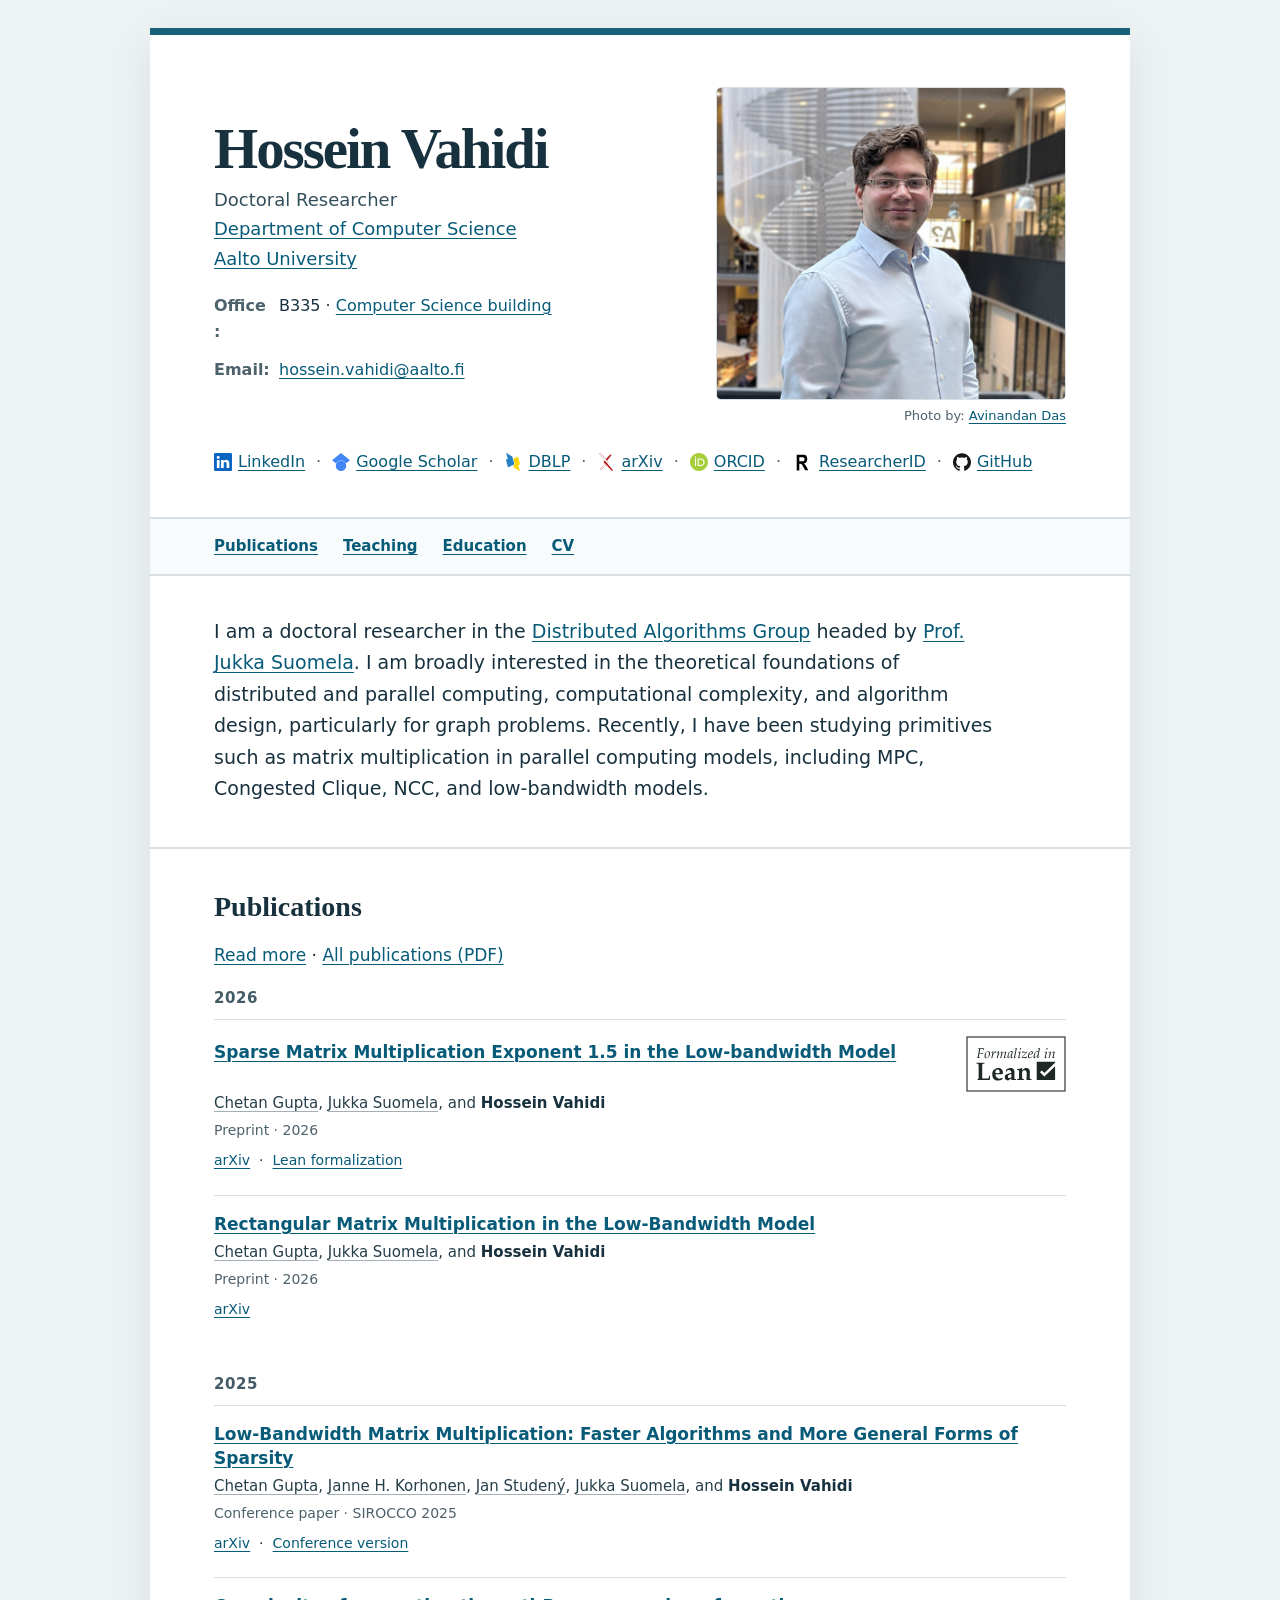
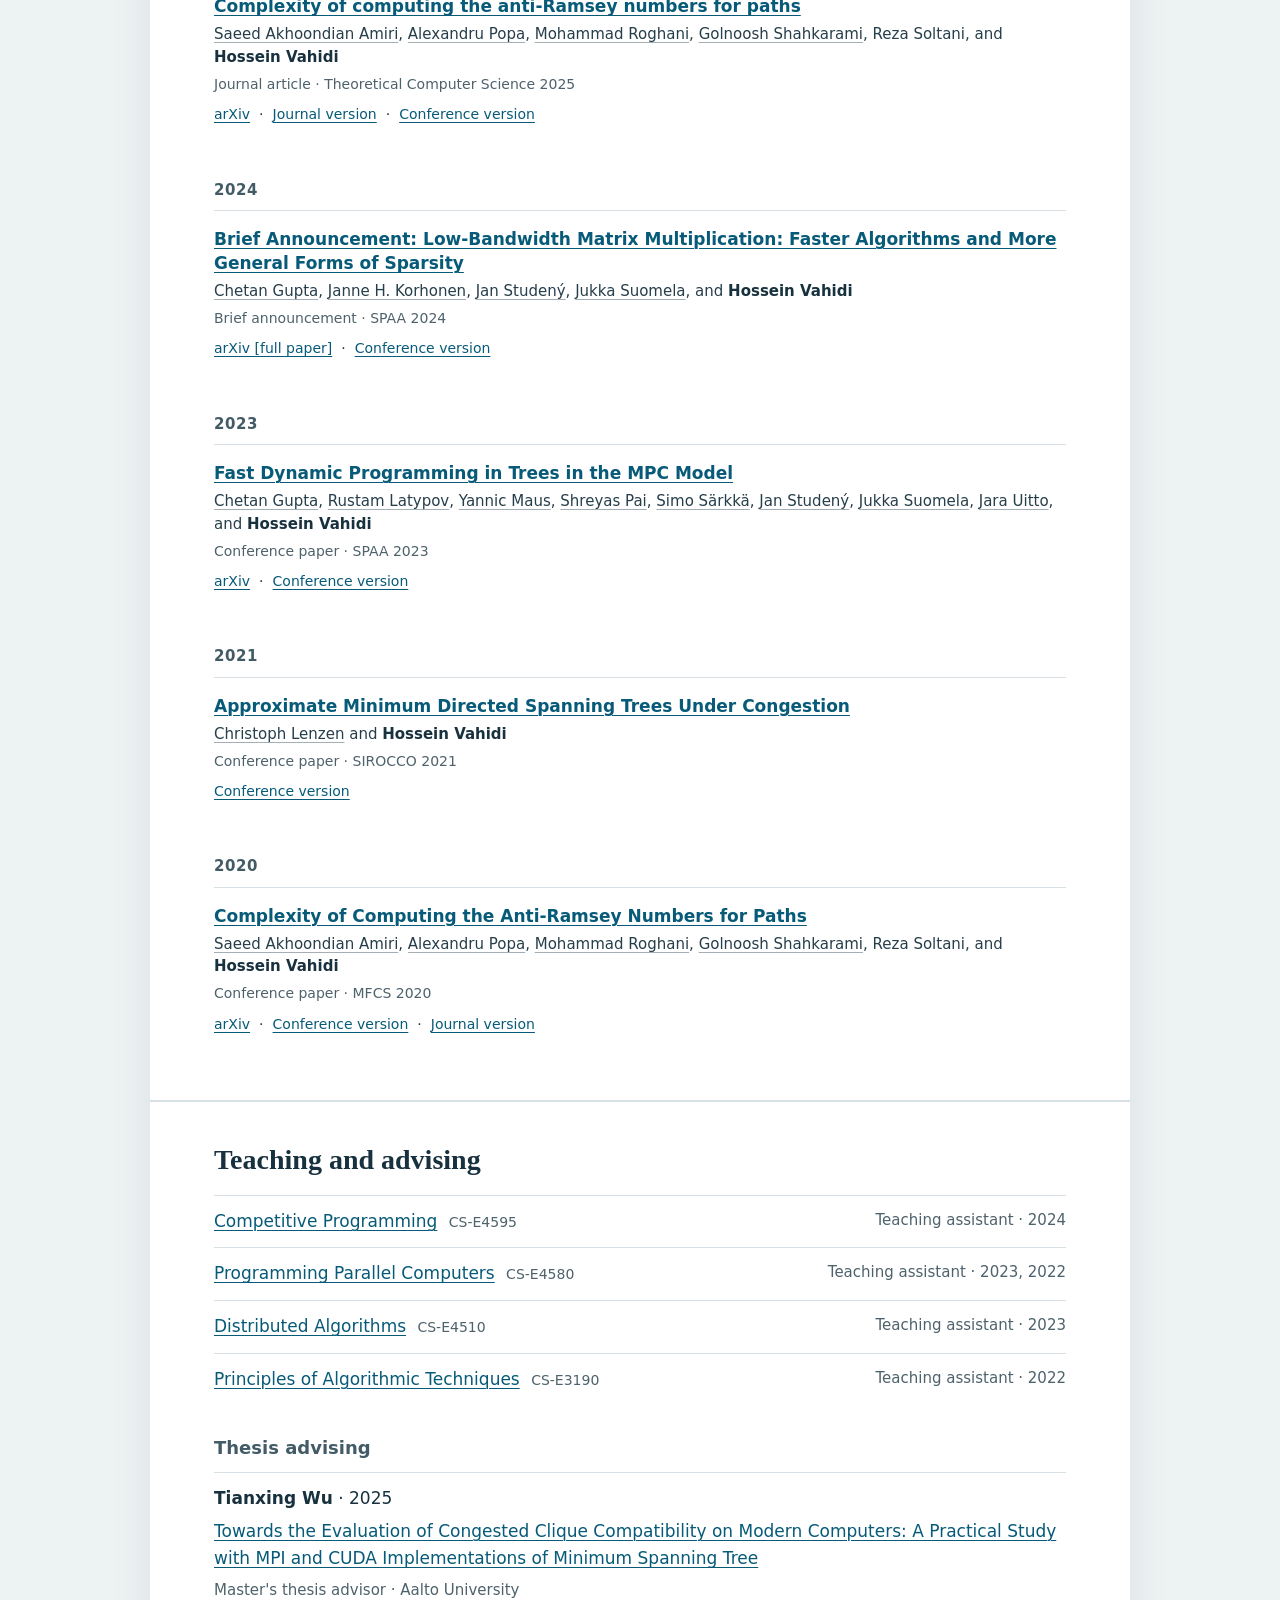
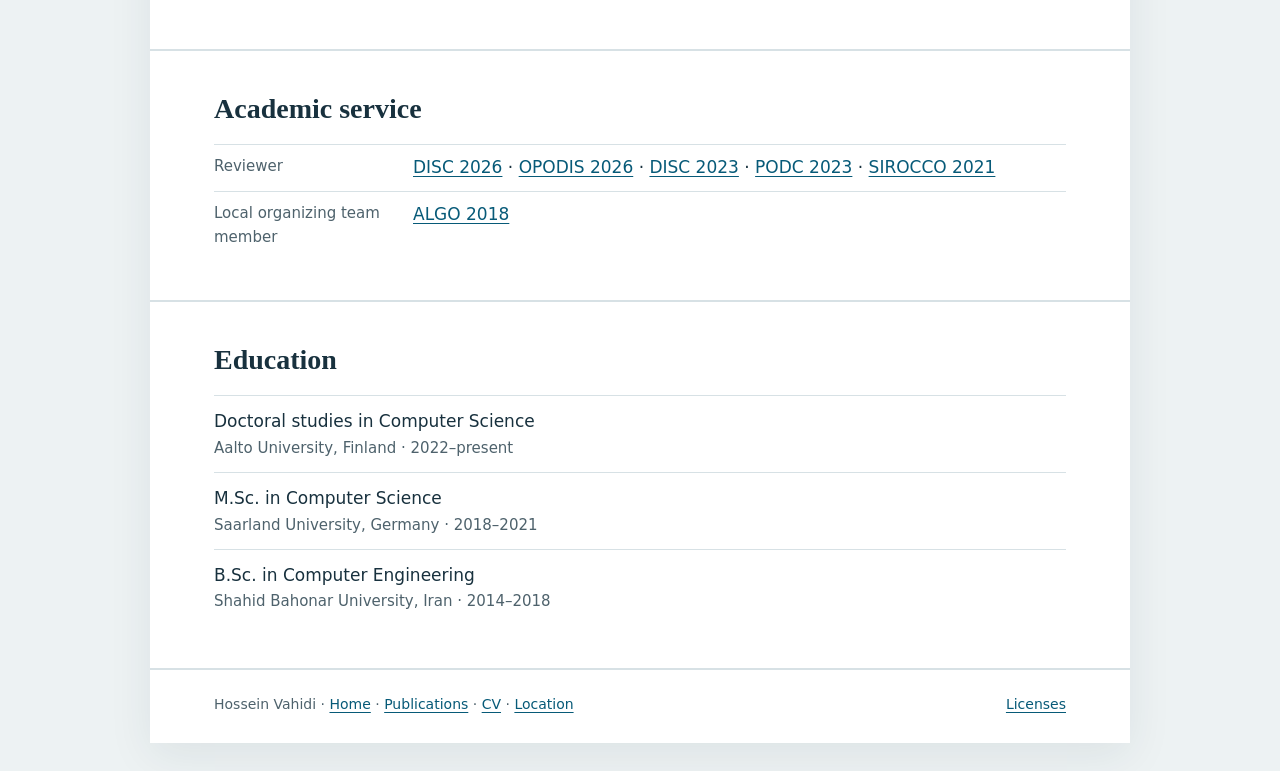
<file: index.html>
<!doctype html>
<html lang="en">
<head>
  <meta charset="utf-8">
  <meta name="viewport" content="width=device-width, initial-scale=1">
  <meta name="description" content="Doctoral Researcher · Department of Computer Science · Aalto University. Research, publications, teaching, and academic activity.">
  <title>Hossein Vahidi</title>
  <link rel="icon" href="./favicon.ico" sizes="16x16 32x32 48x48 64x64">
  <link rel="icon" href="./assets/images/favicon-192.png" type="image/png" sizes="192x192">
  <link rel="stylesheet" href="./assets/css/site.css">

</head>
<body>
  <a class="skip-link" href="#main">Skip to content</a>
  <div class="page">
    <header class="hero">
      <div class="hero-copy">
        <h1>Hossein Vahidi</h1>
        <p class="role">Doctoral Researcher<br><a href="https://www.aalto.fi/en/department-of-computer-science">Department of Computer Science</a><br><a href="https://www.aalto.fi/en">Aalto University</a></p>
        <p class="contact-row"><span class="contact-label">Office:</span> <span>B335 · <a href="location.html">Computer Science building</a></span></p>
        <p class="contact-row"><span class="contact-label">Email:</span> <span><a href="mailto:hossein.vahidi@aalto.fi">hossein.vahidi@aalto.fi</a></span></p>
      </div>
      <figure class="portrait-figure">
        <img class="portrait" src="assets/images/profile.jpg" width="900" height="804" decoding="async" alt="Portrait of Hossein Vahidi">
        <figcaption class="portrait-credit">Photo by: <a href="https://sites.google.com/view/avinandan/home">Avinandan Das</a></figcaption>
      </figure>
      <div class="profile-links" aria-label="Academic and professional profiles"><span class="profile-item"><a href="https://www.linkedin.com/in/hnvahidi/"><svg class="profile-logo" data-profile="linkedin" viewBox="0 0 16 16" fill="#0A66C2" aria-hidden="true" focusable="false"><path d="M0 1.146C0 .513.526 0 1.175 0h13.65C15.474 0 16 .513 16 1.146v13.708c0 .633-.526 1.146-1.175 1.146H1.175C.526 16 0 15.487 0 14.854zm4.943 12.248V6.169H2.542v7.225zm-1.2-8.212c.837 0 1.358-.554 1.358-1.248-.015-.709-.52-1.248-1.342-1.248S2.4 3.226 2.4 3.934c0 .694.521 1.248 1.327 1.248zm4.908 8.212V9.359c0-.216.016-.432.08-.586.173-.431.568-.878 1.232-.878.869 0 1.216.662 1.216 1.634v3.865h2.401V9.25c0-2.22-1.184-3.252-2.764-3.252-1.274 0-1.845.7-2.165 1.193v.025h-.016l.016-.025V6.169h-2.4c.03.678 0 7.225 0 7.225z"/></svg><span>LinkedIn</span></a> <span class="profile-separator" aria-hidden="true">·</span></span> <span class="profile-item"><a href="https://scholar.google.com/citations?user=b3YQjyIAAAAJ"><svg class="profile-logo" data-profile="google-scholar" viewBox="0 0 24 24" fill="#4285F4" aria-hidden="true" focusable="false"><path d="M5.242 13.769L0 9.5 12 0l12 9.5-5.242 4.269C17.548 11.249 14.978 9.5 12 9.5c-2.977 0-5.548 1.748-6.758 4.269zM12 10a7 7 0 1 0 0 14 7 7 0 0 0 0-14z"/></svg><span>Google Scholar</span></a> <span class="profile-separator" aria-hidden="true">·</span></span> <span class="profile-item"><a href="https://dblp.org/pid/224/3791-1"><svg class="profile-logo" data-profile="dblp" viewBox="0 0 24 24" fill="#2581C4" aria-hidden="true" focusable="false"><path d="M3.075.002c-.096.013-.154.092-.094.31L4.97 7.73 3.1 8.6s-.56.26-.4.85l2.45 9.159s.16.59.72.33l6.169-2.869 1.3-.61s.52-.24.42-.79l-.01-.06-1.13-4.22-.658-2.45-.672-2.49v-.04s-.16-.59-.84-1L3.5.141s-.265-.16-.425-.139z" fill="#2581C4"/><path d="M18.324 5.03a.724.724 0 0 0-.193.06l-5.602 2.6.862 3.2 1.09 4.08.01.06c.05.47-.411.79-.411.79l-1.88.87.5 1.89.04.1c.07.17.28.6.81.91l6.95 4.269s.68.41.52-.17l-1.981-7.4 1.861-.86s.56-.26.4-.85L18.85 5.42s-.116-.452-.526-.39z" fill="#FFD500"/></svg><span>DBLP</span></a> <span class="profile-separator" aria-hidden="true">·</span></span> <span class="profile-item"><a href="https://arxiv.org/a/vahidi_h_1"><svg class="profile-logo" data-profile="arxiv" viewBox="0 0 24 24" fill="#B31B1B" aria-hidden="true" focusable="false"><path d="M3.8423 0a1.0037 1.0037 0 0 0-.922.6078c-.1536.3687-.0438.6275.2938 1.1113l6.9185 8.3597-1.0223 1.1058a1.0393 1.0393 0 0 0 .003 1.4229l1.2292 1.3135-5.4391 6.4444c-.2803.299-.4538.823-.2971 1.1986a1.0253 1.0253 0 0 0 .9585.635.9133.9133 0 0 0 .6891-.3405l5.783-6.126 7.4902 8.0051a.8527.8527 0 0 0 .6835.2597.9575.9575 0 0 0 .8777-.6138c.1577-.377-.017-.7502-.306-1.1407l-7.0518-8.3418 1.0632-1.13a.9626.9626 0 0 0 .0089-1.3165L4.6336.4639s-.3733-.4535-.768-.463zm0 .272h.0166c.2179.0052.4874.2715.5644.3639l.005.006.0052.0055 10.169 10.9905a.6915.6915 0 0 1-.0072.945l-1.0666 1.133-1.4982-1.7724-8.5994-10.39c-.3286-.472-.352-.6183-.2592-.841a.7307.7307 0 0 1 .6704-.4401Zm14.341 1.5701a.877.877 0 0 0-.6554.2418l-5.6962 6.1584 1.6944 1.8319 5.3089-6.5138c.3251-.4335.479-.6603.3247-1.0292a1.1205 1.1205 0 0 0-.9763-.689zm-7.6557 12.2823 1.3186 1.4135-5.7864 6.1295a.6494.6494 0 0 1-.4959.26.7516.7516 0 0 1-.706-.4669c-.1119-.2682.0359-.6864.2442-.9083l.0051-.0055.0047-.0055z"/></svg><span>arXiv</span></a> <span class="profile-separator" aria-hidden="true">·</span></span> <span class="profile-item"><a href="https://orcid.org/0000-0002-0040-1213"><svg class="profile-logo" data-profile="orcid" viewBox="0 0 24 24" fill="#A6CE39" aria-hidden="true" focusable="false"><path d="M12 0C5.372 0 0 5.372 0 12s5.372 12 12 12 12-5.372 12-12S18.628 0 12 0zM7.369 4.378c.525 0 .947.431.947.947s-.422.947-.947.947a.95.95 0 0 1-.947-.947c0-.525.422-.947.947-.947zm-.722 3.038h1.444v10.041H6.647V7.416zm3.562 0h3.9c3.712 0 5.344 2.653 5.344 5.025 0 2.578-2.016 5.025-5.325 5.025h-3.919V7.416zm1.444 1.303v7.444h2.297c3.272 0 4.022-2.484 4.022-3.722 0-2.016-1.284-3.722-4.097-3.722h-2.222z"/></svg><span>ORCID</span></a> <span class="profile-separator" aria-hidden="true">·</span></span> <span class="profile-item"><a href="https://www.webofscience.com/wos/author/record/REZ-7550-2026"><svg class="profile-logo" data-profile="web-of-science" viewBox="0 0 320 512" fill="#000000" aria-hidden="true" focusable="false"><path d="M 18.560221,447.99914 V 64 H 152.41616 c 34.22381,0 58.6717,3.455812 73.34367,10.352093 14.67196,6.896322 26.71982,18.864102 36.144,35.888077 9.42419,17.02394 14.14393,37.40792 14.14393,61.16806 0,30.03214 -7.19994,54.22408 -21.616,72.55967 -14.41603,18.33559 -34.88004,29.85582 -61.42399,34.57601 13.61584,9.7759 24.88013,20.47974 33.792,32.08006 8.91187,11.61601 21.03978,32.4318 36.41613,62.47968 l 38.22388,74.8959 h -75.84009 l -45.98377,-83.5518 c -16.55978,-30.20801 -27.8079,-49.1198 -33.74388,-56.70385 -5.93598,-7.58406 -12.22417,-12.83184 -18.86409,-15.71191 -6.63993,-2.88006 -17.2799,-4.31987 -31.951873,-4.31987 H 81.93591 V 448 H 18.560221 Z M 81.93591,226.39968 h 47.15191 c 28.81588,0 47.15191,-1.26393 55.00808,-3.79179 7.85618,-2.52789 14.22398,-7.6322 19.12003,-15.32779 4.89606,-7.67988 7.3281,-17.90378 7.3281,-30.63983 0,-12.22416 -2.4478,-22.04778 -7.3281,-29.47212 -4.8803,-7.42437 -11.51978,-12.52777 -19.90402,-15.32779 -5.93599,-1.92017 -23.13584,-2.88006 -51.59997,-2.88006 H 81.93591 v 97.43983 z"/></svg><span>ResearcherID</span></a> <span class="profile-separator" aria-hidden="true">·</span></span> <span class="profile-item"><a href="https://github.com/HnVahidi"><svg class="profile-logo" data-profile="github" viewBox="0 0 24 24" fill="#181717" aria-hidden="true" focusable="false"><path d="M12 .297c-6.63 0-12 5.373-12 12 0 5.303 3.438 9.8 8.205 11.385.6.113.82-.258.82-.577 0-.285-.01-1.04-.015-2.04-3.338.724-4.042-1.61-4.042-1.61C4.422 18.07 3.633 17.7 3.633 17.7c-1.087-.744.084-.729.084-.729 1.205.084 1.838 1.236 1.838 1.236 1.07 1.835 2.809 1.305 3.495.998.108-.776.417-1.305.76-1.605-2.665-.3-5.466-1.332-5.466-5.93 0-1.31.465-2.38 1.235-3.22-.135-.303-.54-1.523.105-3.176 0 0 1.005-.322 3.3 1.23.96-.267 1.98-.399 3-.405 1.02.006 2.04.138 3 .405 2.28-1.552 3.285-1.23 3.285-1.23.645 1.653.24 2.873.12 3.176.765.84 1.23 1.91 1.23 3.22 0 4.61-2.805 5.625-5.475 5.92.42.36.81 1.096.81 2.22 0 1.606-.015 2.896-.015 3.286 0 .315.21.69.825.57C20.565 22.092 24 17.592 24 12.297c0-6.627-5.373-12-12-12"/></svg><span>GitHub</span></a></span></div>
    </header>
    <nav class="page-nav" aria-label="Homepage sections"><a href="#publications">Publications</a><a href="#teaching">Teaching</a><a href="#education">Education</a><a href="cv.html">CV</a></nav>
    <main id="main"><div id="research" class="section research-intro"><p class="lead">I am a doctoral researcher in the <a href="https://research.cs.aalto.fi/da/">Distributed Algorithms Group</a> headed by <a href="https://jukkasuomela.fi/">Prof. Jukka Suomela</a>. I am broadly interested in the theoretical foundations of distributed and parallel computing, computational complexity, and algorithm design, particularly for graph problems. Recently, I have been studying primitives such as matrix multiplication in parallel computing models, including MPC, Congested Clique, NCC, and low-bandwidth models.</p></div><section id="publications" class="section"><h2>Publications</h2><p><a href="publications.html">Read more</a> · <a href="downloads/publications.pdf" download>All publications (PDF)</a></p><div class="year-group"><h3>2026</h3><ol class="publication-list"><li class="publication"><div class="paper-title-row"><h4><a href="publications.html#lb-sparse-mm-exponent26">Sparse Matrix Multiplication Exponent 1.5 in the Low-bandwidth Model</a></h4><a class="formalization-badge" href="https://doi.org/10.5281/zenodo.24127514"><img src="assets/images/formalized-in-lean.svg" width="99" height="56" alt="Formalized in Lean (Zenodo)"></a></div><p class="authors"><a class="coauthor-link" href="https://sites.google.com/view/chetan-gupta/home">Chetan Gupta</a>, <a class="coauthor-link" href="https://jukkasuomela.fi/">Jukka Suomela</a>, and <strong>Hossein Vahidi</strong></p><p class="pub-meta">Preprint · 2026</p><p class="version-links"><a href="https://arxiv.org/abs/2611.15201">arXiv</a> <span aria-hidden="true">·</span> <a href="https://doi.org/10.5281/zenodo.24127514">Lean formalization</a></p></li><li class="publication"><h4><a href="publications.html#rectangular-lb-mm26">Rectangular Matrix Multiplication in the Low-Bandwidth Model</a></h4><p class="authors"><a class="coauthor-link" href="https://sites.google.com/view/chetan-gupta/home">Chetan Gupta</a>, <a class="coauthor-link" href="https://jukkasuomela.fi/">Jukka Suomela</a>, and <strong>Hossein Vahidi</strong></p><p class="pub-meta">Preprint · 2026</p><p class="version-links"><a href="https://arxiv.org/abs/2606.04652">arXiv</a></p></li></ol></div><div class="year-group"><h3>2025</h3><ol class="publication-list"><li class="publication"><h4><a href="publications.html#lb-sparse-mm25">Low-Bandwidth Matrix Multiplication: Faster Algorithms and More General Forms of Sparsity</a></h4><p class="authors"><a class="coauthor-link" href="https://sites.google.com/view/chetan-gupta/home">Chetan Gupta</a>, <a class="coauthor-link" href="https://research-explorer.ista.ac.at/person/C5402D42-15BC-11E9-A202-CA2BE6697425">Janne H. Korhonen</a>, <a class="coauthor-link" href="https://sites.google.com/view/janstudeny/">Jan Studený</a>, <a class="coauthor-link" href="https://jukkasuomela.fi/">Jukka Suomela</a>, and <strong>Hossein Vahidi</strong></p><p class="pub-meta">Conference paper · SIROCCO 2025</p><p class="version-links"><a href="https://arxiv.org/abs/2404.15559">arXiv</a> <span aria-hidden="true">·</span> <a href="https://doi.org/10.1007/978-3-031-91736-3_20">Conference version</a></p></li><li class="publication"><h4><a href="publications.html#antiramsey20">Complexity of computing the anti-Ramsey numbers for paths</a></h4><p class="authors"><a class="coauthor-link" href="https://sites.google.com/view/saeedamiri/home">Saeed Akhoondian Amiri</a>, <a class="coauthor-link" href="https://alexpopa.neocities.org/">Alexandru Popa</a>, <a class="coauthor-link" href="https://mohammadroghani.github.io/">Mohammad Roghani</a>, <a class="coauthor-link" href="https://www.mpi-inf.mpg.de/departments/algorithms-complexity/people/current-members/golnoosh-shahkarami">Golnoosh Shahkarami</a>, Reza Soltani, and <strong>Hossein Vahidi</strong></p><p class="pub-meta">Journal article · Theoretical Computer Science 2025</p><p class="version-links"><a href="https://arxiv.org/abs/1810.08004">arXiv</a> <span aria-hidden="true">·</span> <a href="https://doi.org/10.1016/j.tcs.2025.115271">Journal version</a> <span aria-hidden="true">·</span> <a href="https://drops.dagstuhl.de/entities/document/10.4230/LIPIcs.MFCS.2020.6">Conference version</a></p></li></ol></div><div class="year-group"><h3>2024</h3><ol class="publication-list"><li class="publication"><h4><a href="publications.html#lb-sparse-mm-spaa24">Brief Announcement: Low-Bandwidth Matrix Multiplication: Faster Algorithms and More General Forms of Sparsity</a></h4><p class="authors"><a class="coauthor-link" href="https://sites.google.com/view/chetan-gupta/home">Chetan Gupta</a>, <a class="coauthor-link" href="https://research-explorer.ista.ac.at/person/C5402D42-15BC-11E9-A202-CA2BE6697425">Janne H. Korhonen</a>, <a class="coauthor-link" href="https://sites.google.com/view/janstudeny/">Jan Studený</a>, <a class="coauthor-link" href="https://jukkasuomela.fi/">Jukka Suomela</a>, and <strong>Hossein Vahidi</strong></p><p class="pub-meta">Brief announcement · SPAA 2024</p><p class="version-links"><a href="https://arxiv.org/abs/2404.15559">arXiv [full paper]</a> <span aria-hidden="true">·</span> <a href="https://doi.org/10.1145/3626183.3660270">Conference version</a></p></li></ol></div><div class="year-group"><h3>2023</h3><ol class="publication-list"><li class="publication"><h4><a href="publications.html#mpc_dp_trees23">Fast Dynamic Programming in Trees in the MPC Model</a></h4><p class="authors"><a class="coauthor-link" href="https://sites.google.com/view/chetan-gupta/home">Chetan Gupta</a>, <a class="coauthor-link" href="https://rustamlatypov.github.io/">Rustam Latypov</a>, <a class="coauthor-link" href="https://academia.yannicmaus.de/">Yannic Maus</a>, <a class="coauthor-link" href="https://shreyaspai.com/">Shreyas Pai</a>, <a class="coauthor-link" href="https://users.aalto.fi/~ssarkka/">Simo Särkkä</a>, <a class="coauthor-link" href="https://sites.google.com/view/janstudeny/">Jan Studený</a>, <a class="coauthor-link" href="https://jukkasuomela.fi/">Jukka Suomela</a>, <a class="coauthor-link" href="https://users.aalto.fi/~uittoj3/">Jara Uitto</a>, and <strong>Hossein Vahidi</strong></p><p class="pub-meta">Conference paper · SPAA 2023</p><p class="version-links"><a href="https://arxiv.org/abs/2305.03693">arXiv</a> <span aria-hidden="true">·</span> <a href="https://doi.org/10.1145/3558481.3591098">Conference version</a></p></li></ol></div><div class="year-group"><h3>2021</h3><ol class="publication-list"><li class="publication"><h4><a href="publications.html#congest-mdst21">Approximate Minimum Directed Spanning Trees Under Congestion</a></h4><p class="authors"><a class="coauthor-link" href="https://sites.google.com/view/christoph-lenzen">Christoph Lenzen</a> and <strong>Hossein Vahidi</strong></p><p class="pub-meta">Conference paper · SIROCCO 2021</p><p class="version-links"><a href="https://doi.org/10.1007/978-3-030-79527-6_20">Conference version</a></p></li></ol></div><div class="year-group"><h3>2020</h3><ol class="publication-list"><li class="publication"><h4><a href="publications.html#antiramsey-mfcs20">Complexity of Computing the Anti-Ramsey Numbers for Paths</a></h4><p class="authors"><a class="coauthor-link" href="https://sites.google.com/view/saeedamiri/home">Saeed Akhoondian Amiri</a>, <a class="coauthor-link" href="https://alexpopa.neocities.org/">Alexandru Popa</a>, <a class="coauthor-link" href="https://mohammadroghani.github.io/">Mohammad Roghani</a>, <a class="coauthor-link" href="https://www.mpi-inf.mpg.de/departments/algorithms-complexity/people/current-members/golnoosh-shahkarami">Golnoosh Shahkarami</a>, Reza Soltani, and <strong>Hossein Vahidi</strong></p><p class="pub-meta">Conference paper · MFCS 2020</p><p class="version-links"><a href="https://arxiv.org/abs/1810.08004">arXiv</a> <span aria-hidden="true">·</span> <a href="https://drops.dagstuhl.de/entities/document/10.4230/LIPIcs.MFCS.2020.6">Conference version</a> <span aria-hidden="true">·</span> <a href="https://doi.org/10.1016/j.tcs.2025.115271">Journal version</a></p></li></ol></div></section><section id="teaching" class="section"><h2>Teaching and advising</h2><ul class="simple-list"><li class="simple-item"><span><a href="https://plus.cs.aalto.fi/cs-e4595/2024/">Competitive Programming</a> <span class="code">CS-E4595</span></span><span class="item-detail">Teaching assistant · 2024</span></li><li class="simple-item"><span><a href="https://ppc.cs.aalto.fi/">Programming Parallel Computers</a> <span class="code">CS-E4580</span></span><span class="item-detail">Teaching assistant · 2023, 2022</span></li><li class="simple-item"><span><a href="https://jukkasuomela.fi/da2020/">Distributed Algorithms</a> <span class="code">CS-E4510</span></span><span class="item-detail">Teaching assistant · 2023</span></li><li class="simple-item"><span><a href="https://plus.cs.aalto.fi/CS-E3190/2022/">Principles of Algorithmic Techniques</a> <span class="code">CS-E3190</span></span><span class="item-detail">Teaching assistant · 2022</span></li></ul><h3 class="subheading">Thesis advising</h3><ul class="simple-list"><li class="thesis-item"><p><strong>Tianxing Wu</strong> · 2025</p><p><a href="https://urn.fi/URN:NBN:fi:aalto-202508196296">Towards the Evaluation of Congested Clique Compatibility on Modern Computers: A Practical Study with MPI and CUDA Implementations of Minimum Spanning Tree</a></p><p class="item-detail">Master&#x27;s thesis advisor · Aalto University</p></li></ul></section><section id="service" class="section"><h2>Academic service</h2><dl class="service-list"><div class="service-row"><dt>Reviewer</dt><dd><a href="https://www.disc-conference.org/wp/disc2026/">DISC 2026</a> <span aria-hidden="true">·</span> <a href="https://opodis26.software.imdea.org/">OPODIS 2026</a> <span aria-hidden="true">·</span> <a href="https://drops.dagstuhl.de/entities/document/10.4230/LIPIcs.DISC.2023.0">DISC 2023</a> <span aria-hidden="true">·</span> <a href="https://www.podc.org/podc2023/">PODC 2023</a> <span aria-hidden="true">·</span> <a href="https://link.springer.com/book/10.1007/978-3-030-79527-6">SIROCCO 2021</a></dd></div><div class="service-row"><dt>Local organizing team member</dt><dd><a href="https://algo2018.hiit.fi/committees/">ALGO 2018</a></dd></div></dl></section><section id="education" class="section"><h2>Education</h2><ul class="simple-list"><li class="simple-item"><span>Doctoral studies in Computer Science</span><span class="item-detail">Aalto University, Finland · 2022–present</span></li><li class="simple-item"><span>M.Sc. in Computer Science</span><span class="item-detail">Saarland University, Germany · 2018–2021</span></li><li class="simple-item"><span>B.Sc. in Computer Engineering</span><span class="item-detail">Shahid Bahonar University, Iran · 2014–2018</span></li></ul></section></main>
    <footer class="footer"><span class="footer-navigation">Hossein Vahidi · <a href="./">Home</a> · <a href="./publications.html">Publications</a> · <a href="./cv.html">CV</a> · <a href="./location.html">Location</a></span><a class="footer-licenses" href="./assets/ICON-LICENSE.txt">Licenses</a></footer>
  </div>
</body>
</html>
</file>
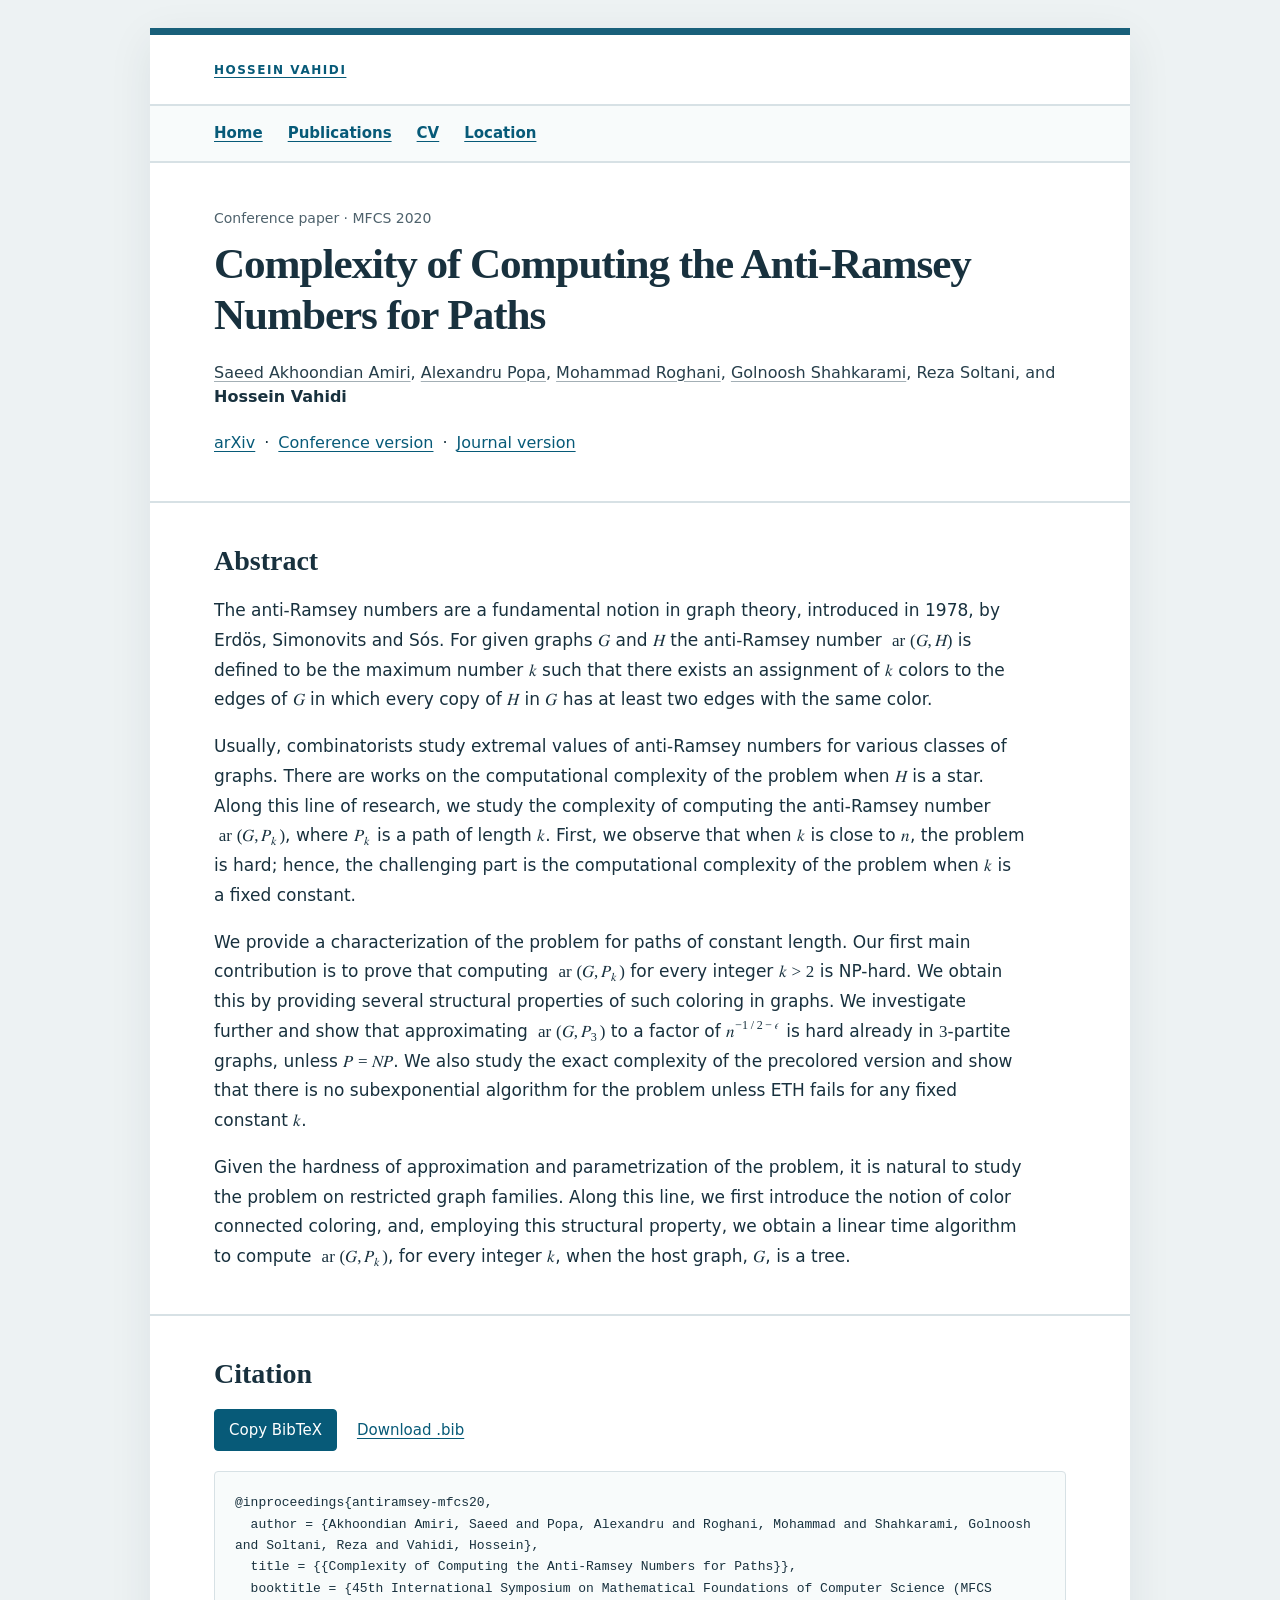
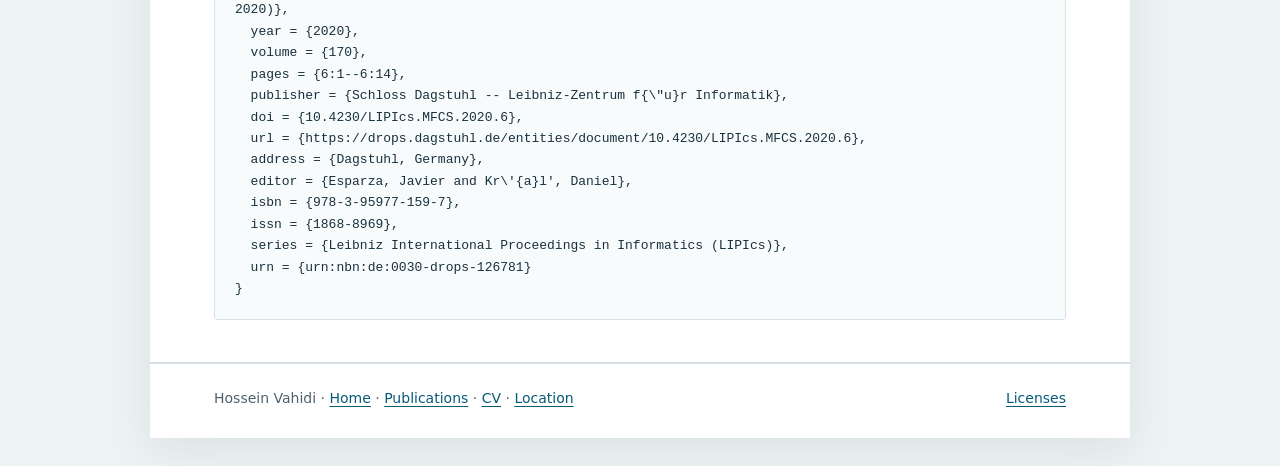
<file: papers/antiramsey-mfcs20/index.html>
<!doctype html>
<html lang="en">
<head>
  <meta charset="utf-8">
  <meta name="viewport" content="width=device-width, initial-scale=1">
  <meta name="description" content="Complexity of Computing the Anti-Ramsey Numbers for Paths — abstract, paper versions and BibTeX citation.">
  <title>Complexity of Computing the Anti-Ramsey Numbers for Paths · Hossein Vahidi</title>
  <link rel="icon" href="../../favicon.ico" sizes="16x16 32x32 48x48 64x64">
  <link rel="icon" href="../../assets/images/favicon-192.png" type="image/png" sizes="192x192">
  <link rel="stylesheet" href="../../assets/css/site.css">
  <meta name="citation_title" content="Complexity of Computing the Anti-Ramsey Numbers for Paths">
<meta name="citation_author" content="Saeed Akhoondian Amiri">
<meta name="citation_author" content="Alexandru Popa">
<meta name="citation_author" content="Mohammad Roghani">
<meta name="citation_author" content="Golnoosh Shahkarami">
<meta name="citation_author" content="Reza Soltani">
<meta name="citation_author" content="Hossein Vahidi">
<meta name="citation_publication_date" content="2020">
<meta name="citation_conference_title" content="45th International Symposium on Mathematical Foundations of Computer Science (MFCS 2020)">
<meta name="citation_volume" content="170">
<meta name="citation_issn" content="1868-8969">
<meta name="citation_isbn" content="978-3-95977-159-7">
<meta name="citation_firstpage" content="6:1">
<meta name="citation_lastpage" content="6:14">
<meta name="citation_doi" content="10.4230/LIPIcs.MFCS.2020.6">
<script src="../../assets/js/citation.js" defer></script>
</head>
<body>
  <a class="skip-link" href="#main">Skip to content</a>
  <div class="page">
    <header class="inner-header paper-header"><p class="eyebrow"><a href="../../">Hossein Vahidi</a></p></header><nav class="page-nav" aria-label="Main navigation"><a href="../../">Home</a><a href="../../publications.html">Publications</a><a href="../../cv.html">CV</a><a href="../../location.html">Location</a></nav>
    <main id="main"><article class="paper-page">
  <header class="section paper-heading">
    <p class="pub-meta">Conference paper · MFCS 2020</p>
    <h1>Complexity of Computing the Anti-Ramsey Numbers for Paths</h1>
    <p class="authors"><a class="coauthor-link" href="https://sites.google.com/view/saeedamiri/home">Saeed Akhoondian Amiri</a>, <a class="coauthor-link" href="https://alexpopa.neocities.org/">Alexandru Popa</a>, <a class="coauthor-link" href="https://mohammadroghani.github.io/">Mohammad Roghani</a>, <a class="coauthor-link" href="https://www.mpi-inf.mpg.de/departments/algorithms-complexity/people/current-members/golnoosh-shahkarami">Golnoosh Shahkarami</a>, Reza Soltani, and <strong>Hossein Vahidi</strong></p>
    <p class="version-links"><a href="https://arxiv.org/abs/1810.08004">arXiv</a> <span aria-hidden="true">·</span> <a href="https://drops.dagstuhl.de/entities/document/10.4230/LIPIcs.MFCS.2020.6">Conference version</a> <span aria-hidden="true">·</span> <a href="https://doi.org/10.1016/j.tcs.2025.115271">Journal version</a></p>

  </header>
  <section class="section abstract" aria-labelledby="abstract-heading">
    <h2 id="abstract-heading">Abstract</h2>
    <p>The anti-Ramsey numbers are a fundamental notion in graph theory, introduced in 1978, by Erdös, Simonovits and Sós. For given graphs <math xmlns="http://www.w3.org/1998/Math/MathML" display="inline"><mrow><mi>G</mi></mrow></math> and <math xmlns="http://www.w3.org/1998/Math/MathML" display="inline"><mrow><mi>H</mi></mrow></math> the anti-Ramsey number <math xmlns="http://www.w3.org/1998/Math/MathML" display="inline"><mrow><mo>ar</mo><mo stretchy="false">&#x00028;</mo><mi>G</mi><mo>&#x0002C;</mo><mi>H</mi><mo stretchy="false">&#x00029;</mo></mrow></math> is defined to be the maximum number <math xmlns="http://www.w3.org/1998/Math/MathML" display="inline"><mrow><mi>k</mi></mrow></math> such that there exists an assignment of <math xmlns="http://www.w3.org/1998/Math/MathML" display="inline"><mrow><mi>k</mi></mrow></math> colors to the edges of <math xmlns="http://www.w3.org/1998/Math/MathML" display="inline"><mrow><mi>G</mi></mrow></math> in which every copy of <math xmlns="http://www.w3.org/1998/Math/MathML" display="inline"><mrow><mi>H</mi></mrow></math> in <math xmlns="http://www.w3.org/1998/Math/MathML" display="inline"><mrow><mi>G</mi></mrow></math> has at least two edges with the same color.</p>
<p>Usually, combinatorists study extremal values of anti-Ramsey numbers for various classes of graphs. There are works on the computational complexity of the problem when <math xmlns="http://www.w3.org/1998/Math/MathML" display="inline"><mrow><mi>H</mi></mrow></math> is a star. Along this line of research, we study the complexity of computing the anti-Ramsey number <math xmlns="http://www.w3.org/1998/Math/MathML" display="inline"><mrow><mo>ar</mo><mo stretchy="false">&#x00028;</mo><mi>G</mi><mo>&#x0002C;</mo><msub><mi>P</mi><mi>k</mi></msub><mo stretchy="false">&#x00029;</mo></mrow></math>, where <math xmlns="http://www.w3.org/1998/Math/MathML" display="inline"><mrow><msub><mi>P</mi><mi>k</mi></msub></mrow></math> is a path of length <math xmlns="http://www.w3.org/1998/Math/MathML" display="inline"><mrow><mi>k</mi></mrow></math>. First, we observe that when <math xmlns="http://www.w3.org/1998/Math/MathML" display="inline"><mrow><mi>k</mi></mrow></math> is close to <math xmlns="http://www.w3.org/1998/Math/MathML" display="inline"><mrow><mi>n</mi></mrow></math>, the problem is hard; hence, the challenging part is the computational complexity of the problem when <math xmlns="http://www.w3.org/1998/Math/MathML" display="inline"><mrow><mi>k</mi></mrow></math> is a fixed constant.</p>
<p>We provide a characterization of the problem for paths of constant length. Our first main contribution is to prove that computing <math xmlns="http://www.w3.org/1998/Math/MathML" display="inline"><mrow><mo>ar</mo><mo stretchy="false">&#x00028;</mo><mi>G</mi><mo>&#x0002C;</mo><msub><mi>P</mi><mi>k</mi></msub><mo stretchy="false">&#x00029;</mo></mrow></math> for every integer <math xmlns="http://www.w3.org/1998/Math/MathML" display="inline"><mrow><mi>k</mi><mo>&#x0003E;</mo><mn>2</mn></mrow></math> is NP-hard. We obtain this by providing several structural properties of such coloring in graphs. We investigate further and show that approximating <math xmlns="http://www.w3.org/1998/Math/MathML" display="inline"><mrow><mo>ar</mo><mo stretchy="false">&#x00028;</mo><mi>G</mi><mo>&#x0002C;</mo><msub><mi>P</mi><mn>3</mn></msub><mo stretchy="false">&#x00029;</mo></mrow></math> to a factor of <math xmlns="http://www.w3.org/1998/Math/MathML" display="inline"><mrow><msup><mi>n</mi><mrow><mo>&#x02212;</mo><mn>1</mn><mo>&#x0002F;</mo><mn>2</mn><mo>&#x02212;</mo><mi>&#x003F5;</mi></mrow></msup></mrow></math> is hard already in <math xmlns="http://www.w3.org/1998/Math/MathML" display="inline"><mrow><mn>3</mn></mrow></math>-partite graphs, unless <math xmlns="http://www.w3.org/1998/Math/MathML" display="inline"><mrow><mi>P</mi><mo>&#x0003D;</mo><mi>N</mi><mi>P</mi></mrow></math>. We also study the exact complexity of the precolored version and show that there is no subexponential algorithm for the problem unless ETH fails for any fixed constant <math xmlns="http://www.w3.org/1998/Math/MathML" display="inline"><mrow><mi>k</mi></mrow></math>.</p>
<p>Given the hardness of approximation and parametrization of the problem, it is natural to study the problem on restricted graph families. Along this line, we first introduce the notion of color connected coloring, and, employing this structural property, we obtain a linear time algorithm to compute <math xmlns="http://www.w3.org/1998/Math/MathML" display="inline"><mrow><mo>ar</mo><mo stretchy="false">&#x00028;</mo><mi>G</mi><mo>&#x0002C;</mo><msub><mi>P</mi><mi>k</mi></msub><mo stretchy="false">&#x00029;</mo></mrow></math>, for every integer <math xmlns="http://www.w3.org/1998/Math/MathML" display="inline"><mrow><mi>k</mi></mrow></math>, when the host graph, <math xmlns="http://www.w3.org/1998/Math/MathML" display="inline"><mrow><mi>G</mi></mrow></math>, is a tree.</p>

  </section>
  <section id="citation" class="section citation" aria-labelledby="citation-heading">
    <h2 id="citation-heading">Citation</h2>
    <div class="citation-actions">
      <button type="button" id="copy-citation" hidden>Copy BibTeX</button>
      <a href="citation.bib" download>Download .bib</a>
      <span id="citation-status" role="status" aria-live="polite"></span>
    </div>
    <pre tabindex="0" aria-label="BibTeX citation"><code id="bibtex">@inproceedings{antiramsey-mfcs20,
  author = {Akhoondian Amiri, Saeed and Popa, Alexandru and Roghani, Mohammad and Shahkarami, Golnoosh and Soltani, Reza and Vahidi, Hossein},
  title = {{Complexity of Computing the Anti-Ramsey Numbers for Paths}},
  booktitle = {45th International Symposium on Mathematical Foundations of Computer Science (MFCS 2020)},
  year = {2020},
  volume = {170},
  pages = {6:1--6:14},
  publisher = {Schloss Dagstuhl -- Leibniz-Zentrum f{\&quot;u}r Informatik},
  doi = {10.4230/LIPIcs.MFCS.2020.6},
  url = {https://drops.dagstuhl.de/entities/document/10.4230/LIPIcs.MFCS.2020.6},
  address = {Dagstuhl, Germany},
  editor = {Esparza, Javier and Kr\&#x27;{a}l&#x27;, Daniel},
  isbn = {978-3-95977-159-7},
  issn = {1868-8969},
  series = {Leibniz International Proceedings in Informatics (LIPIcs)},
  urn = {urn:nbn:de:0030-drops-126781}
}
</code></pre>
  </section>
</article>
</main>
    <footer class="footer"><span class="footer-navigation">Hossein Vahidi · <a href="../../">Home</a> · <a href="../../publications.html">Publications</a> · <a href="../../cv.html">CV</a> · <a href="../../location.html">Location</a></span><a class="footer-licenses" href="../../assets/ICON-LICENSE.txt">Licenses</a></footer>
  </div>
</body>
</html>
</file>
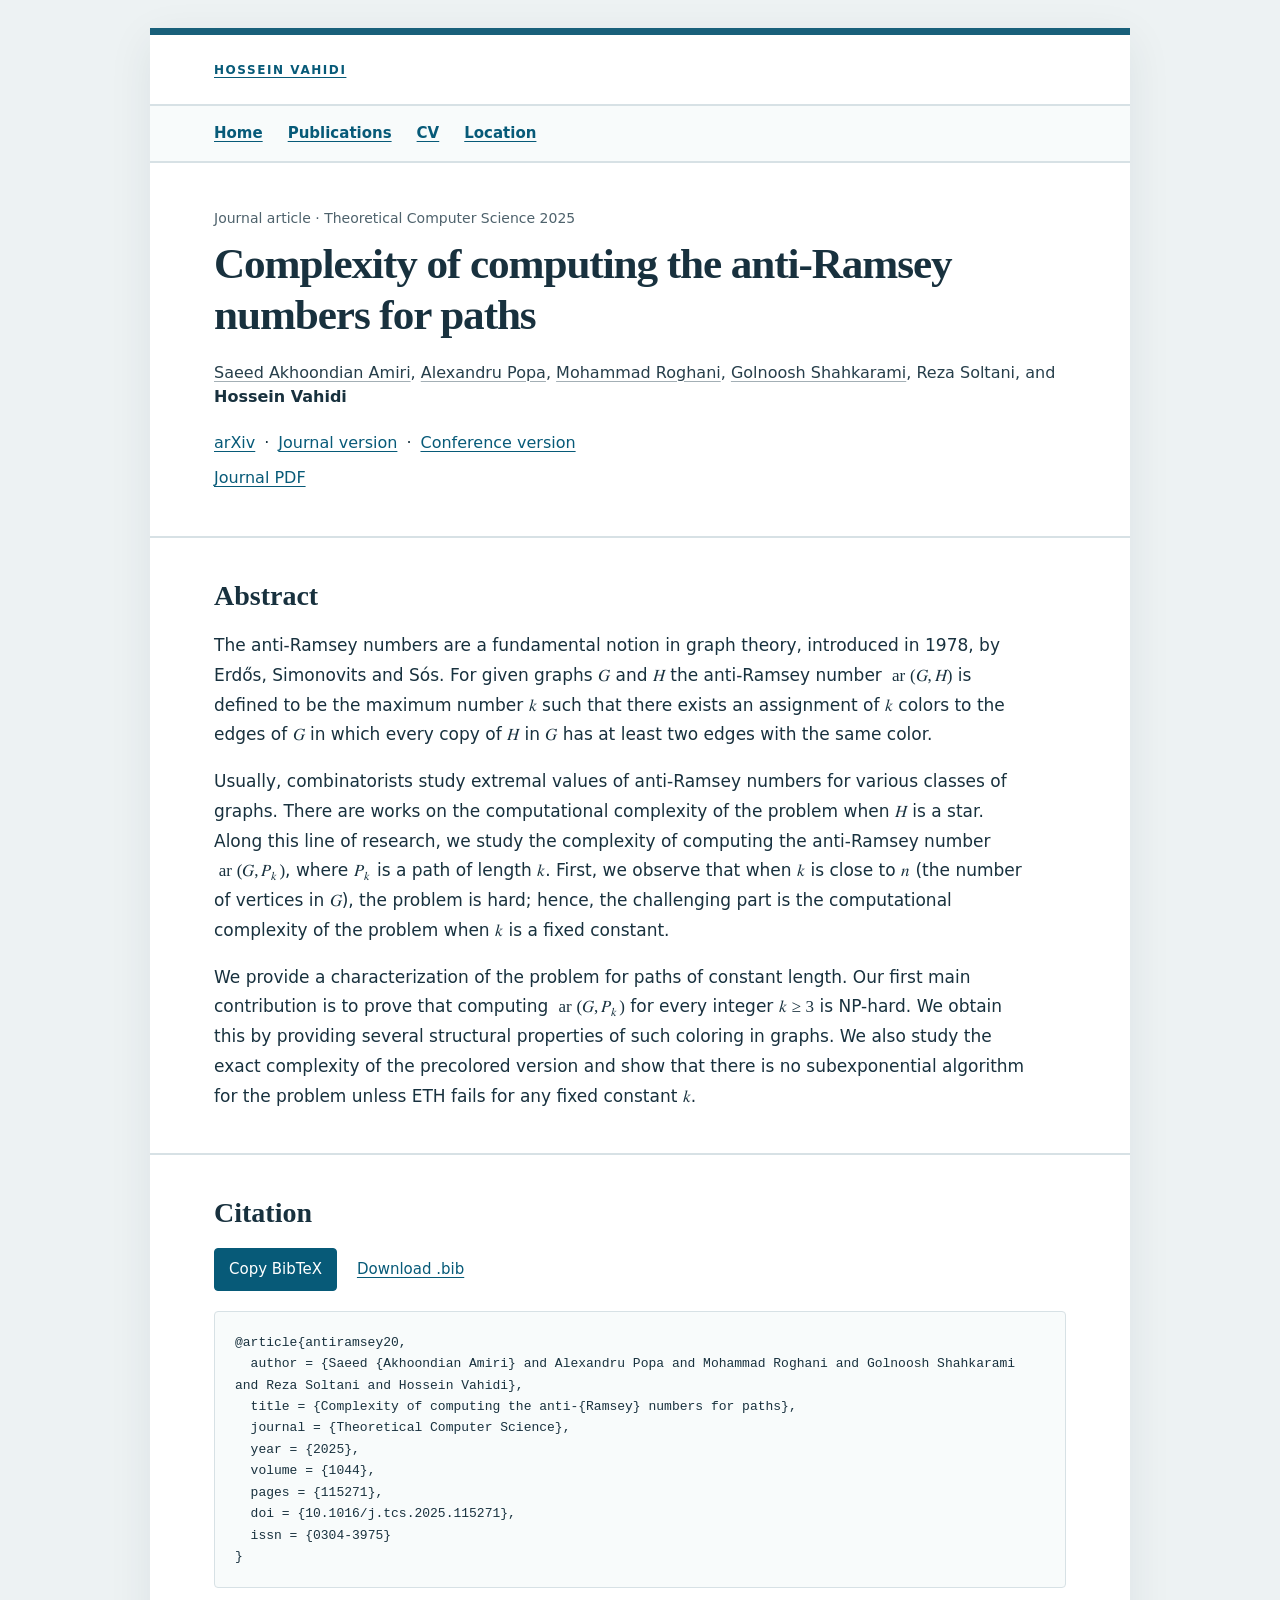
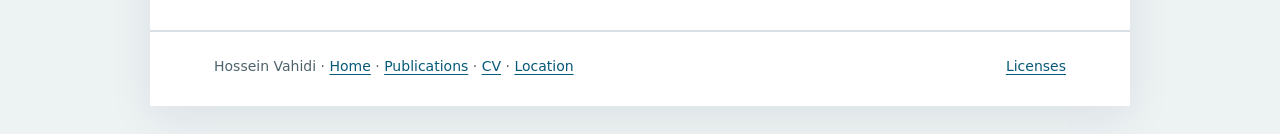
<file: papers/antiramsey20/index.html>
<!doctype html>
<html lang="en">
<head>
  <meta charset="utf-8">
  <meta name="viewport" content="width=device-width, initial-scale=1">
  <meta name="description" content="Complexity of computing the anti-Ramsey numbers for paths — abstract, paper versions and BibTeX citation.">
  <title>Complexity of computing the anti-Ramsey numbers for paths · Hossein Vahidi</title>
  <link rel="icon" href="../../favicon.ico" sizes="16x16 32x32 48x48 64x64">
  <link rel="icon" href="../../assets/images/favicon-192.png" type="image/png" sizes="192x192">
  <link rel="stylesheet" href="../../assets/css/site.css">
  <meta name="citation_title" content="Complexity of computing the anti-Ramsey numbers for paths">
<meta name="citation_author" content="Saeed Akhoondian Amiri">
<meta name="citation_author" content="Alexandru Popa">
<meta name="citation_author" content="Mohammad Roghani">
<meta name="citation_author" content="Golnoosh Shahkarami">
<meta name="citation_author" content="Reza Soltani">
<meta name="citation_author" content="Hossein Vahidi">
<meta name="citation_publication_date" content="2025">
<meta name="citation_journal_title" content="Theoretical Computer Science">
<meta name="citation_volume" content="1044">
<meta name="citation_issn" content="0304-3975">
<meta name="citation_firstpage" content="115271">
<meta name="citation_doi" content="10.1016/j.tcs.2025.115271">
<script src="../../assets/js/citation.js" defer></script>
</head>
<body>
  <a class="skip-link" href="#main">Skip to content</a>
  <div class="page">
    <header class="inner-header paper-header"><p class="eyebrow"><a href="../../">Hossein Vahidi</a></p></header><nav class="page-nav" aria-label="Main navigation"><a href="../../">Home</a><a href="../../publications.html">Publications</a><a href="../../cv.html">CV</a><a href="../../location.html">Location</a></nav>
    <main id="main"><article class="paper-page">
  <header class="section paper-heading">
    <p class="pub-meta">Journal article · Theoretical Computer Science 2025</p>
    <h1>Complexity of computing the anti-Ramsey numbers for paths</h1>
    <p class="authors"><a class="coauthor-link" href="https://sites.google.com/view/saeedamiri/home">Saeed Akhoondian Amiri</a>, <a class="coauthor-link" href="https://alexpopa.neocities.org/">Alexandru Popa</a>, <a class="coauthor-link" href="https://mohammadroghani.github.io/">Mohammad Roghani</a>, <a class="coauthor-link" href="https://www.mpi-inf.mpg.de/departments/algorithms-complexity/people/current-members/golnoosh-shahkarami">Golnoosh Shahkarami</a>, Reza Soltani, and <strong>Hossein Vahidi</strong></p>
    <p class="version-links"><a href="https://arxiv.org/abs/1810.08004">arXiv</a> <span aria-hidden="true">·</span> <a href="https://doi.org/10.1016/j.tcs.2025.115271">Journal version</a> <span aria-hidden="true">·</span> <a href="https://drops.dagstuhl.de/entities/document/10.4230/LIPIcs.MFCS.2020.6">Conference version</a></p>
    <p class="version-links full-text-link"><a href="https://pure.mpg.de/rest/items/item_3650654_2/component/file_3650655/content">Journal PDF</a></p>
  </header>
  <section class="section abstract" aria-labelledby="abstract-heading">
    <h2 id="abstract-heading">Abstract</h2>
    <p>The anti-Ramsey numbers are a fundamental notion in graph theory, introduced in 1978, by Erdős, Simonovits and Sós. For given graphs <math xmlns="http://www.w3.org/1998/Math/MathML" display="inline"><mrow><mi>G</mi></mrow></math> and <math xmlns="http://www.w3.org/1998/Math/MathML" display="inline"><mrow><mi>H</mi></mrow></math> the anti-Ramsey number <math xmlns="http://www.w3.org/1998/Math/MathML" display="inline"><mrow><mo>ar</mo><mo stretchy="false">&#x00028;</mo><mi>G</mi><mo>&#x0002C;</mo><mi>H</mi><mo stretchy="false">&#x00029;</mo></mrow></math> is defined to be the maximum number <math xmlns="http://www.w3.org/1998/Math/MathML" display="inline"><mrow><mi>k</mi></mrow></math> such that there exists an assignment of <math xmlns="http://www.w3.org/1998/Math/MathML" display="inline"><mrow><mi>k</mi></mrow></math> colors to the edges of <math xmlns="http://www.w3.org/1998/Math/MathML" display="inline"><mrow><mi>G</mi></mrow></math> in which every copy of <math xmlns="http://www.w3.org/1998/Math/MathML" display="inline"><mrow><mi>H</mi></mrow></math> in <math xmlns="http://www.w3.org/1998/Math/MathML" display="inline"><mrow><mi>G</mi></mrow></math> has at least two edges with the same color.</p>
<p>Usually, combinatorists study extremal values of anti-Ramsey numbers for various classes of graphs. There are works on the computational complexity of the problem when <math xmlns="http://www.w3.org/1998/Math/MathML" display="inline"><mrow><mi>H</mi></mrow></math> is a star. Along this line of research, we study the complexity of computing the anti-Ramsey number <math xmlns="http://www.w3.org/1998/Math/MathML" display="inline"><mrow><mo>ar</mo><mo stretchy="false">&#x00028;</mo><mi>G</mi><mo>&#x0002C;</mo><msub><mi>P</mi><mi>k</mi></msub><mo stretchy="false">&#x00029;</mo></mrow></math>, where <math xmlns="http://www.w3.org/1998/Math/MathML" display="inline"><mrow><msub><mi>P</mi><mi>k</mi></msub></mrow></math> is a path of length <math xmlns="http://www.w3.org/1998/Math/MathML" display="inline"><mrow><mi>k</mi></mrow></math>. First, we observe that when <math xmlns="http://www.w3.org/1998/Math/MathML" display="inline"><mrow><mi>k</mi></mrow></math> is close to <math xmlns="http://www.w3.org/1998/Math/MathML" display="inline"><mrow><mi>n</mi></mrow></math> (the number of vertices in <math xmlns="http://www.w3.org/1998/Math/MathML" display="inline"><mrow><mi>G</mi></mrow></math>), the problem is hard; hence, the challenging part is the computational complexity of the problem when <math xmlns="http://www.w3.org/1998/Math/MathML" display="inline"><mrow><mi>k</mi></mrow></math> is a fixed constant.</p>
<p>We provide a characterization of the problem for paths of constant length. Our first main contribution is to prove that computing <math xmlns="http://www.w3.org/1998/Math/MathML" display="inline"><mrow><mo>ar</mo><mo stretchy="false">&#x00028;</mo><mi>G</mi><mo>&#x0002C;</mo><msub><mi>P</mi><mi>k</mi></msub><mo stretchy="false">&#x00029;</mo></mrow></math> for every integer <math xmlns="http://www.w3.org/1998/Math/MathML" display="inline"><mrow><mi>k</mi><mo>&#x02265;</mo><mn>3</mn></mrow></math> is NP-hard. We obtain this by providing several structural properties of such coloring in graphs. We also study the exact complexity of the precolored version and show that there is no subexponential algorithm for the problem unless ETH fails for any fixed constant <math xmlns="http://www.w3.org/1998/Math/MathML" display="inline"><mrow><mi>k</mi></mrow></math>.</p>

  </section>
  <section id="citation" class="section citation" aria-labelledby="citation-heading">
    <h2 id="citation-heading">Citation</h2>
    <div class="citation-actions">
      <button type="button" id="copy-citation" hidden>Copy BibTeX</button>
      <a href="citation.bib" download>Download .bib</a>
      <span id="citation-status" role="status" aria-live="polite"></span>
    </div>
    <pre tabindex="0" aria-label="BibTeX citation"><code id="bibtex">@article{antiramsey20,
  author = {Saeed {Akhoondian Amiri} and Alexandru Popa and Mohammad Roghani and Golnoosh Shahkarami and Reza Soltani and Hossein Vahidi},
  title = {Complexity of computing the anti-{Ramsey} numbers for paths},
  journal = {Theoretical Computer Science},
  year = {2025},
  volume = {1044},
  pages = {115271},
  doi = {10.1016/j.tcs.2025.115271},
  issn = {0304-3975}
}
</code></pre>
  </section>
</article>
</main>
    <footer class="footer"><span class="footer-navigation">Hossein Vahidi · <a href="../../">Home</a> · <a href="../../publications.html">Publications</a> · <a href="../../cv.html">CV</a> · <a href="../../location.html">Location</a></span><a class="footer-licenses" href="../../assets/ICON-LICENSE.txt">Licenses</a></footer>
  </div>
</body>
</html>
</file>
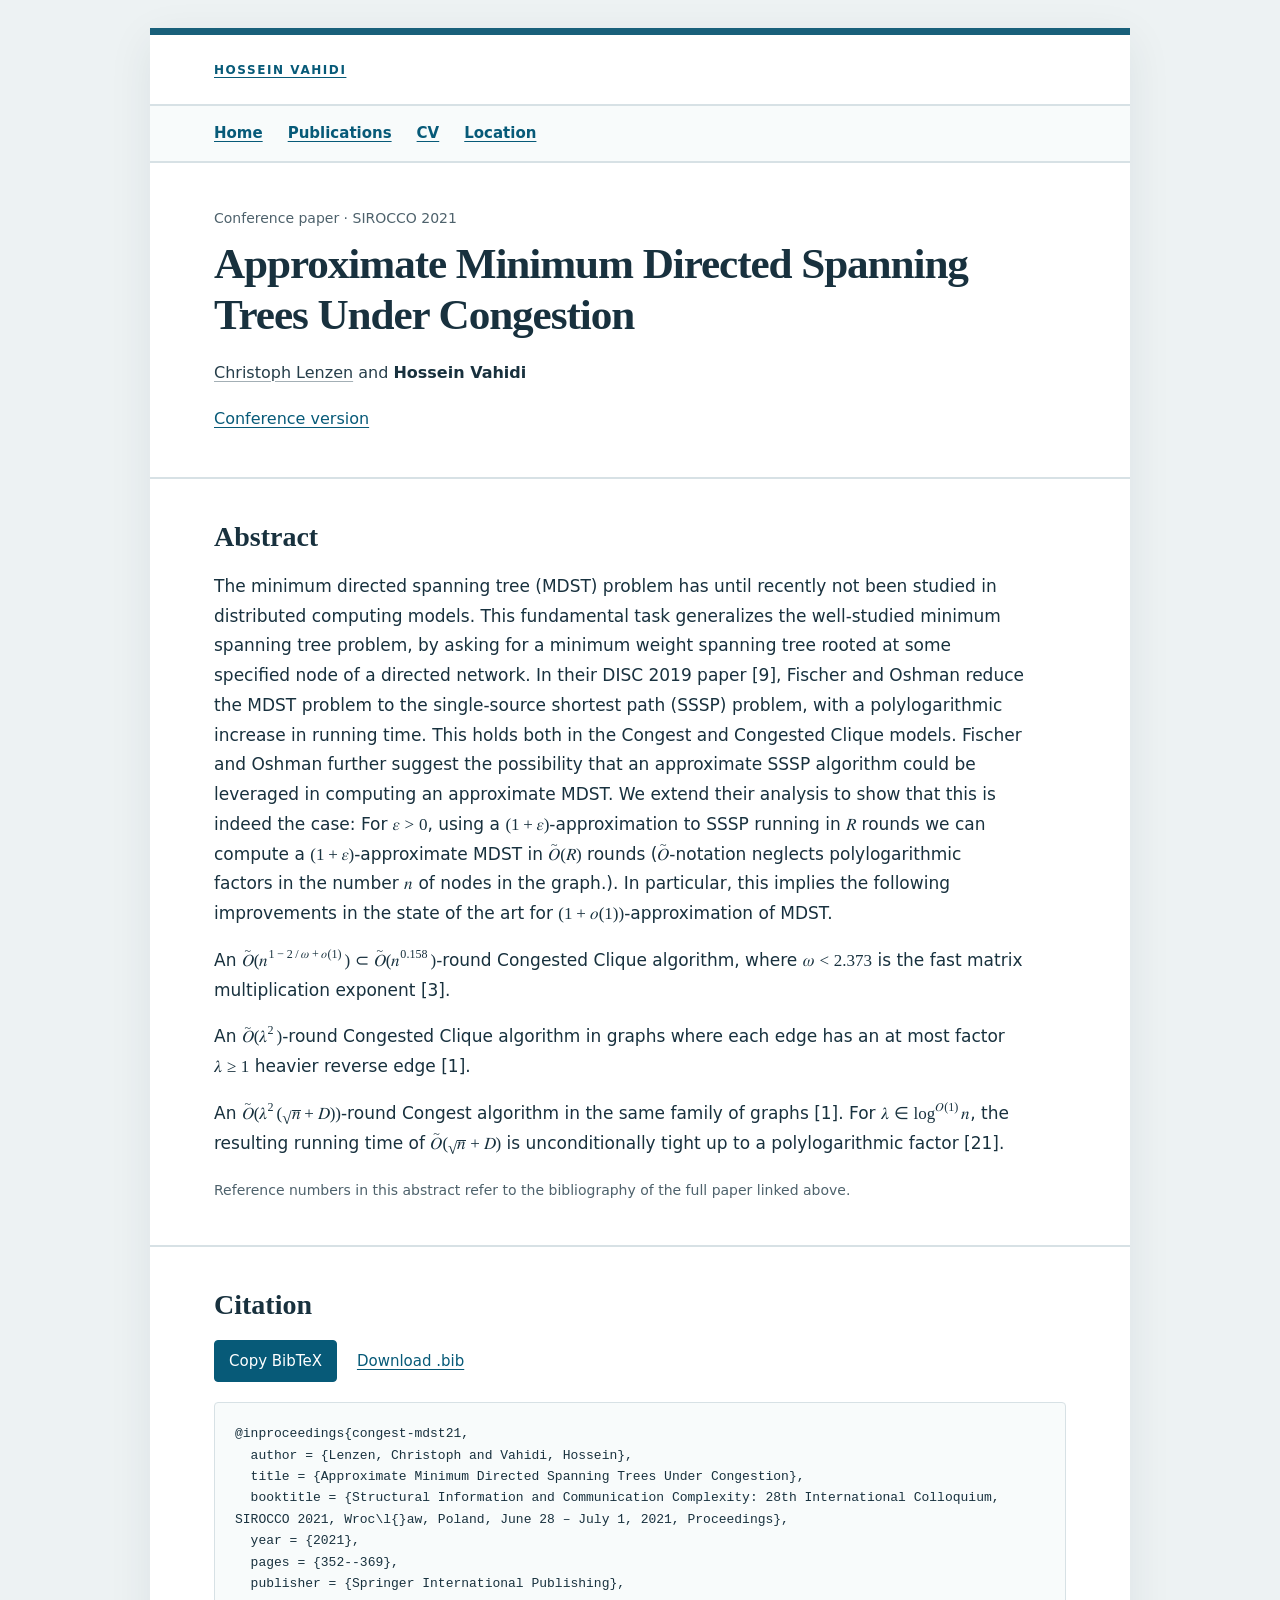
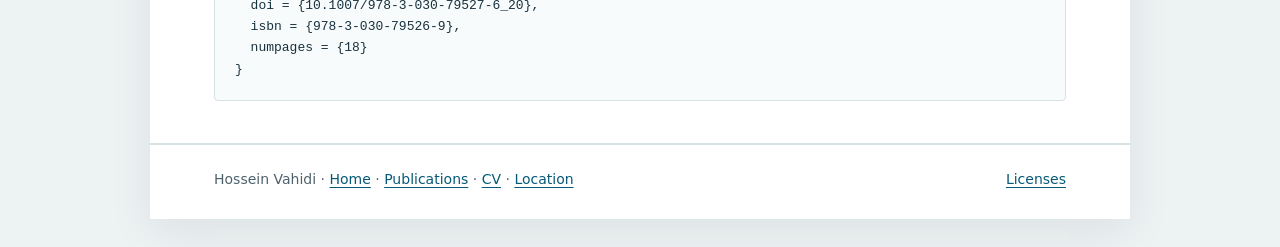
<file: papers/congest-mdst21/index.html>
<!doctype html>
<html lang="en">
<head>
  <meta charset="utf-8">
  <meta name="viewport" content="width=device-width, initial-scale=1">
  <meta name="description" content="Approximate Minimum Directed Spanning Trees Under Congestion — abstract, paper versions and BibTeX citation.">
  <title>Approximate Minimum Directed Spanning Trees Under Congestion · Hossein Vahidi</title>
  <link rel="icon" href="../../favicon.ico" sizes="16x16 32x32 48x48 64x64">
  <link rel="icon" href="../../assets/images/favicon-192.png" type="image/png" sizes="192x192">
  <link rel="stylesheet" href="../../assets/css/site.css">
  <meta name="citation_title" content="Approximate Minimum Directed Spanning Trees Under Congestion">
<meta name="citation_author" content="Christoph Lenzen">
<meta name="citation_author" content="Hossein Vahidi">
<meta name="citation_publication_date" content="2021">
<meta name="citation_conference_title" content="Structural Information and Communication Complexity: 28th International Colloquium, SIROCCO 2021, Wrocław, Poland, June 28 – July 1, 2021, Proceedings">
<meta name="citation_isbn" content="978-3-030-79526-9">
<meta name="citation_firstpage" content="352">
<meta name="citation_lastpage" content="369">
<meta name="citation_doi" content="10.1007/978-3-030-79527-6_20">
<script src="../../assets/js/citation.js" defer></script>
</head>
<body>
  <a class="skip-link" href="#main">Skip to content</a>
  <div class="page">
    <header class="inner-header paper-header"><p class="eyebrow"><a href="../../">Hossein Vahidi</a></p></header><nav class="page-nav" aria-label="Main navigation"><a href="../../">Home</a><a href="../../publications.html">Publications</a><a href="../../cv.html">CV</a><a href="../../location.html">Location</a></nav>
    <main id="main"><article class="paper-page">
  <header class="section paper-heading">
    <p class="pub-meta">Conference paper · SIROCCO 2021</p>
    <h1>Approximate Minimum Directed Spanning Trees Under Congestion</h1>
    <p class="authors"><a class="coauthor-link" href="https://sites.google.com/view/christoph-lenzen">Christoph Lenzen</a> and <strong>Hossein Vahidi</strong></p>
    <p class="version-links"><a href="https://doi.org/10.1007/978-3-030-79527-6_20">Conference version</a></p>

  </header>
  <section class="section abstract" aria-labelledby="abstract-heading">
    <h2 id="abstract-heading">Abstract</h2>
    <p>The minimum directed spanning tree (MDST) problem has until recently not been studied in distributed computing models. This fundamental task generalizes the well-studied minimum spanning tree problem, by asking for a minimum weight spanning tree rooted at some specified node of a directed network. In their DISC 2019 paper [9], Fischer and Oshman reduce the MDST problem to the single-source shortest path (SSSP) problem, with a polylogarithmic increase in running time. This holds both in the Congest and Congested Clique models. Fischer and Oshman further suggest the possibility that an approximate SSSP algorithm could be leveraged in computing an approximate MDST. We extend their analysis to show that this is indeed the case: For <math xmlns="http://www.w3.org/1998/Math/MathML" display="inline"><mrow><mi>&#x003B5;</mi><mo>&#x0003E;</mo><mn>0</mn></mrow></math>, using a <math xmlns="http://www.w3.org/1998/Math/MathML" display="inline"><mrow><mo stretchy="false">&#x00028;</mo><mn>1</mn><mo>&#x0002B;</mo><mi>&#x003B5;</mi><mo stretchy="false">&#x00029;</mo></mrow></math>-approximation to SSSP running in <math xmlns="http://www.w3.org/1998/Math/MathML" display="inline"><mrow><mi>R</mi></mrow></math> rounds we can compute a <math xmlns="http://www.w3.org/1998/Math/MathML" display="inline"><mrow><mo stretchy="false">&#x00028;</mo><mn>1</mn><mo>&#x0002B;</mo><mi>&#x003B5;</mi><mo stretchy="false">&#x00029;</mo></mrow></math>-approximate MDST in <math xmlns="http://www.w3.org/1998/Math/MathML" display="inline"><mrow><mover><mrow><mi>O</mi></mrow><mo stretchy="false">&#x0007E;</mo></mover><mo stretchy="false">&#x00028;</mo><mi>R</mi><mo stretchy="false">&#x00029;</mo></mrow></math> rounds (<math xmlns="http://www.w3.org/1998/Math/MathML" display="inline"><mrow><mover><mrow><mi>O</mi></mrow><mo stretchy="false">&#x0007E;</mo></mover></mrow></math>-notation neglects polylogarithmic factors in the number <math xmlns="http://www.w3.org/1998/Math/MathML" display="inline"><mrow><mi>n</mi></mrow></math> of nodes in the graph.). In particular, this implies the following improvements in the state of the art for <math xmlns="http://www.w3.org/1998/Math/MathML" display="inline"><mrow><mo stretchy="false">&#x00028;</mo><mn>1</mn><mo>&#x0002B;</mo><mi>o</mi><mo stretchy="false">&#x00028;</mo><mn>1</mn><mo stretchy="false">&#x00029;</mo><mo stretchy="false">&#x00029;</mo></mrow></math>-approximation of MDST.</p>
<p>An <math xmlns="http://www.w3.org/1998/Math/MathML" display="inline"><mrow><mover><mrow><mi>O</mi></mrow><mo stretchy="false">&#x0007E;</mo></mover><mo stretchy="false">&#x00028;</mo><msup><mi>n</mi><mrow><mn>1</mn><mo>&#x02212;</mo><mn>2</mn><mo>&#x0002F;</mo><mi>&#x003C9;</mi><mo>&#x0002B;</mo><mi>o</mi><mo stretchy="false">&#x00028;</mo><mn>1</mn><mo stretchy="false">&#x00029;</mo></mrow></msup><mo stretchy="false">&#x00029;</mo><mo>&#x02282;</mo><mover><mrow><mi>O</mi></mrow><mo stretchy="false">&#x0007E;</mo></mover><mo stretchy="false">&#x00028;</mo><msup><mi>n</mi><mrow><mn>0.158</mn></mrow></msup><mo stretchy="false">&#x00029;</mo></mrow></math>-round Congested Clique algorithm, where <math xmlns="http://www.w3.org/1998/Math/MathML" display="inline"><mrow><mi>&#x003C9;</mi><mo>&#x0003C;</mo><mn>2.373</mn></mrow></math> is the fast matrix multiplication exponent [3].</p>
<p>An <math xmlns="http://www.w3.org/1998/Math/MathML" display="inline"><mrow><mover><mrow><mi>O</mi></mrow><mo stretchy="false">&#x0007E;</mo></mover><mo stretchy="false">&#x00028;</mo><msup><mi>&#x003BB;</mi><mn>2</mn></msup><mo stretchy="false">&#x00029;</mo></mrow></math>-round Congested Clique algorithm in graphs where each edge has an at most factor <math xmlns="http://www.w3.org/1998/Math/MathML" display="inline"><mrow><mi>&#x003BB;</mi><mo>&#x02265;</mo><mn>1</mn></mrow></math> heavier reverse edge [1].</p>
<p>An <math xmlns="http://www.w3.org/1998/Math/MathML" display="inline"><mrow><mover><mrow><mi>O</mi></mrow><mo stretchy="false">&#x0007E;</mo></mover><mo stretchy="false">&#x00028;</mo><msup><mi>&#x003BB;</mi><mn>2</mn></msup><mo stretchy="false">&#x00028;</mo><msqrt><mrow><mi>n</mi></mrow></msqrt><mo>&#x0002B;</mo><mi>D</mi><mo stretchy="false">&#x00029;</mo><mo stretchy="false">&#x00029;</mo></mrow></math>-round Congest algorithm in the same family of graphs [1]. For <math xmlns="http://www.w3.org/1998/Math/MathML" display="inline"><mrow><mi>&#x003BB;</mi><mo>&#x02208;</mo><msup><mi>log</mi><mrow><mi>O</mi><mo stretchy="false">&#x00028;</mo><mn>1</mn><mo stretchy="false">&#x00029;</mo></mrow></msup><mi>n</mi></mrow></math>, the resulting running time of <math xmlns="http://www.w3.org/1998/Math/MathML" display="inline"><mrow><mover><mrow><mi>O</mi></mrow><mo stretchy="false">&#x0007E;</mo></mover><mo stretchy="false">&#x00028;</mo><msqrt><mrow><mi>n</mi></mrow></msqrt><mo>&#x0002B;</mo><mi>D</mi><mo stretchy="false">&#x00029;</mo></mrow></math> is unconditionally tight up to a polylogarithmic factor [21].</p>
    <aside class="section-note abstract-reference-note" aria-label="Abstract reference note"><p>Reference numbers in this abstract refer to the bibliography of the full paper linked above.</p></aside>
  </section>
  <section id="citation" class="section citation" aria-labelledby="citation-heading">
    <h2 id="citation-heading">Citation</h2>
    <div class="citation-actions">
      <button type="button" id="copy-citation" hidden>Copy BibTeX</button>
      <a href="citation.bib" download>Download .bib</a>
      <span id="citation-status" role="status" aria-live="polite"></span>
    </div>
    <pre tabindex="0" aria-label="BibTeX citation"><code id="bibtex">@inproceedings{congest-mdst21,
  author = {Lenzen, Christoph and Vahidi, Hossein},
  title = {Approximate Minimum Directed Spanning Trees Under Congestion},
  booktitle = {Structural Information and Communication Complexity: 28th International Colloquium, SIROCCO 2021, Wroc\l{}aw, Poland, June 28 – July 1, 2021, Proceedings},
  year = {2021},
  pages = {352--369},
  publisher = {Springer International Publishing},
  doi = {10.1007/978-3-030-79527-6_20},
  isbn = {978-3-030-79526-9},
  numpages = {18}
}
</code></pre>
  </section>
</article>
</main>
    <footer class="footer"><span class="footer-navigation">Hossein Vahidi · <a href="../../">Home</a> · <a href="../../publications.html">Publications</a> · <a href="../../cv.html">CV</a> · <a href="../../location.html">Location</a></span><a class="footer-licenses" href="../../assets/ICON-LICENSE.txt">Licenses</a></footer>
  </div>
</body>
</html>
</file>
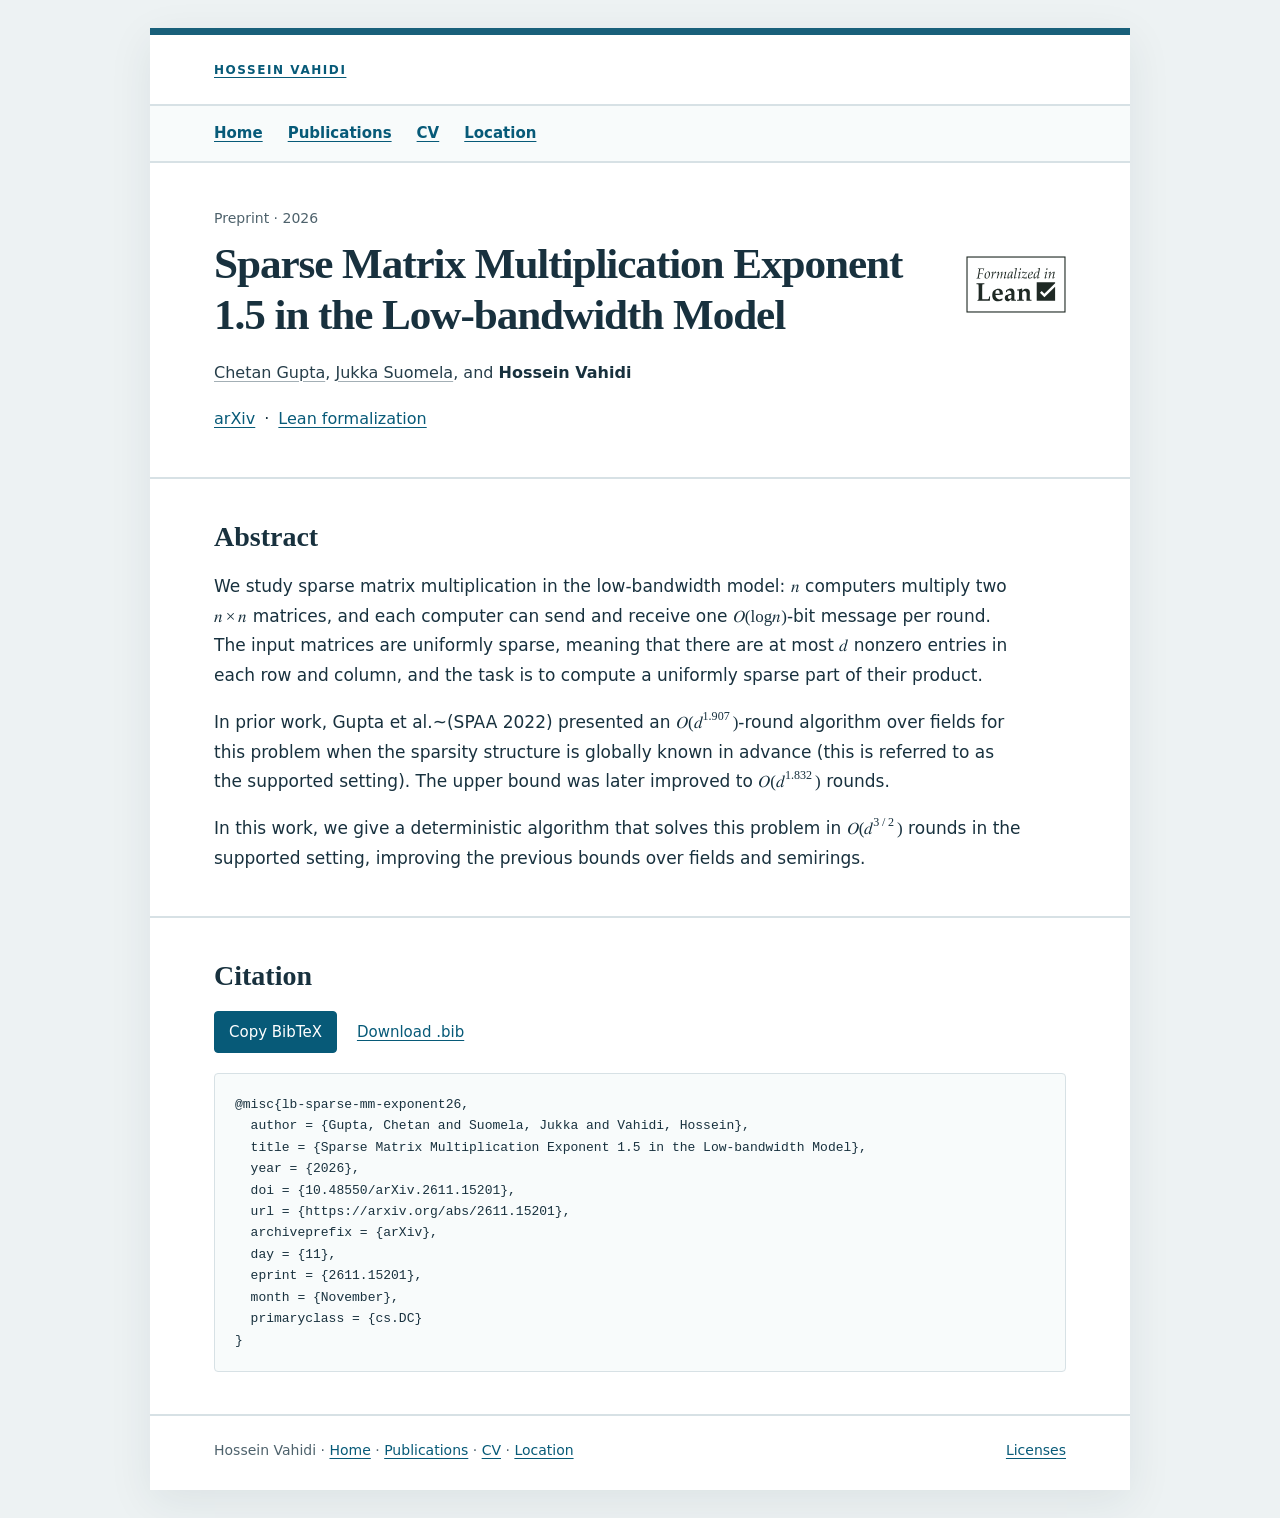
<file: papers/lb-sparse-mm-exponent26/index.html>
<!doctype html>
<html lang="en">
<head>
  <meta charset="utf-8">
  <meta name="viewport" content="width=device-width, initial-scale=1">
  <meta name="description" content="Sparse Matrix Multiplication Exponent 1.5 in the Low-bandwidth Model — abstract, paper versions and BibTeX citation.">
  <title>Sparse Matrix Multiplication Exponent 1.5 in the Low-bandwidth Model · Hossein Vahidi</title>
  <link rel="icon" href="../../favicon.ico" sizes="16x16 32x32 48x48 64x64">
  <link rel="icon" href="../../assets/images/favicon-192.png" type="image/png" sizes="192x192">
  <link rel="stylesheet" href="../../assets/css/site.css">
  <meta name="citation_title" content="Sparse Matrix Multiplication Exponent 1.5 in the Low-bandwidth Model">
<meta name="citation_author" content="Chetan Gupta">
<meta name="citation_author" content="Jukka Suomela">
<meta name="citation_author" content="Hossein Vahidi">
<meta name="citation_publication_date" content="2026/11/11">
<meta name="citation_doi" content="10.48550/arXiv.2611.15201">
<script src="../../assets/js/citation.js" defer></script>
</head>
<body>
  <a class="skip-link" href="#main">Skip to content</a>
  <div class="page">
    <header class="inner-header paper-header"><p class="eyebrow"><a href="../../">Hossein Vahidi</a></p></header><nav class="page-nav" aria-label="Main navigation"><a href="../../">Home</a><a href="../../publications.html">Publications</a><a href="../../cv.html">CV</a><a href="../../location.html">Location</a></nav>
    <main id="main"><article class="paper-page">
  <header class="section paper-heading">
    <p class="pub-meta">Preprint · 2026</p>
    <div class="paper-title-row"><h1>Sparse Matrix Multiplication Exponent 1.5 in the Low-bandwidth Model</h1><a class="formalization-badge" href="https://doi.org/10.5281/zenodo.24127514"><img src="../../assets/images/formalized-in-lean.svg" width="99" height="56" alt="Formalized in Lean (Zenodo)"></a></div>
    <p class="authors"><a class="coauthor-link" href="https://sites.google.com/view/chetan-gupta/home">Chetan Gupta</a>, <a class="coauthor-link" href="https://jukkasuomela.fi/">Jukka Suomela</a>, and <strong>Hossein Vahidi</strong></p>
    <p class="version-links"><a href="https://arxiv.org/abs/2611.15201">arXiv</a> <span aria-hidden="true">·</span> <a href="https://doi.org/10.5281/zenodo.24127514">Lean formalization</a></p>

  </header>
  <section class="section abstract" aria-labelledby="abstract-heading">
    <h2 id="abstract-heading">Abstract</h2>
    <p>We study sparse matrix multiplication in the low-bandwidth model: <math xmlns="http://www.w3.org/1998/Math/MathML" display="inline"><mrow><mi>n</mi></mrow></math> computers multiply two <math xmlns="http://www.w3.org/1998/Math/MathML" display="inline"><mrow><mi>n</mi><mo>&#x000D7;</mo><mi>n</mi></mrow></math> matrices, and each computer can send and receive one <math xmlns="http://www.w3.org/1998/Math/MathML" display="inline"><mrow><mi>O</mi><mo stretchy="false">&#x00028;</mo><mi>log</mi><mi>n</mi><mo stretchy="false">&#x00029;</mo></mrow></math>-bit message per round. The input matrices are uniformly sparse, meaning that there are at most <math xmlns="http://www.w3.org/1998/Math/MathML" display="inline"><mrow><mi>d</mi></mrow></math> nonzero entries in each row and column, and the task is to compute a uniformly sparse part of their product.</p>
<p>In prior work, Gupta et al.~(SPAA 2022) presented an <math xmlns="http://www.w3.org/1998/Math/MathML" display="inline"><mrow><mi>O</mi><mo stretchy="false">&#x00028;</mo><msup><mi>d</mi><mrow><mn>1.907</mn></mrow></msup><mo stretchy="false">&#x00029;</mo></mrow></math>-round algorithm over fields for this problem when the sparsity structure is globally known in advance (this is referred to as the supported setting). The upper bound was later improved to <math xmlns="http://www.w3.org/1998/Math/MathML" display="inline"><mrow><mi>O</mi><mo stretchy="false">&#x00028;</mo><msup><mi>d</mi><mrow><mn>1.832</mn></mrow></msup><mo stretchy="false">&#x00029;</mo></mrow></math> rounds.</p>
<p>In this work, we give a deterministic algorithm that solves this problem in <math xmlns="http://www.w3.org/1998/Math/MathML" display="inline"><mrow><mi>O</mi><mo stretchy="false">&#x00028;</mo><msup><mi>d</mi><mrow><mn>3</mn><mo>&#x0002F;</mo><mn>2</mn></mrow></msup><mo stretchy="false">&#x00029;</mo></mrow></math> rounds in the supported setting, improving the previous bounds over fields and semirings.</p>

  </section>
  <section id="citation" class="section citation" aria-labelledby="citation-heading">
    <h2 id="citation-heading">Citation</h2>
    <div class="citation-actions">
      <button type="button" id="copy-citation" hidden>Copy BibTeX</button>
      <a href="citation.bib" download>Download .bib</a>
      <span id="citation-status" role="status" aria-live="polite"></span>
    </div>
    <pre tabindex="0" aria-label="BibTeX citation"><code id="bibtex">@misc{lb-sparse-mm-exponent26,
  author = {Gupta, Chetan and Suomela, Jukka and Vahidi, Hossein},
  title = {Sparse Matrix Multiplication Exponent 1.5 in the Low-bandwidth Model},
  year = {2026},
  doi = {10.48550/arXiv.2611.15201},
  url = {https://arxiv.org/abs/2611.15201},
  archiveprefix = {arXiv},
  day = {11},
  eprint = {2611.15201},
  month = {November},
  primaryclass = {cs.DC}
}
</code></pre>
  </section>
</article>
</main>
    <footer class="footer"><span class="footer-navigation">Hossein Vahidi · <a href="../../">Home</a> · <a href="../../publications.html">Publications</a> · <a href="../../cv.html">CV</a> · <a href="../../location.html">Location</a></span><a class="footer-licenses" href="../../assets/ICON-LICENSE.txt">Licenses</a></footer>
  </div>
</body>
</html>
</file>
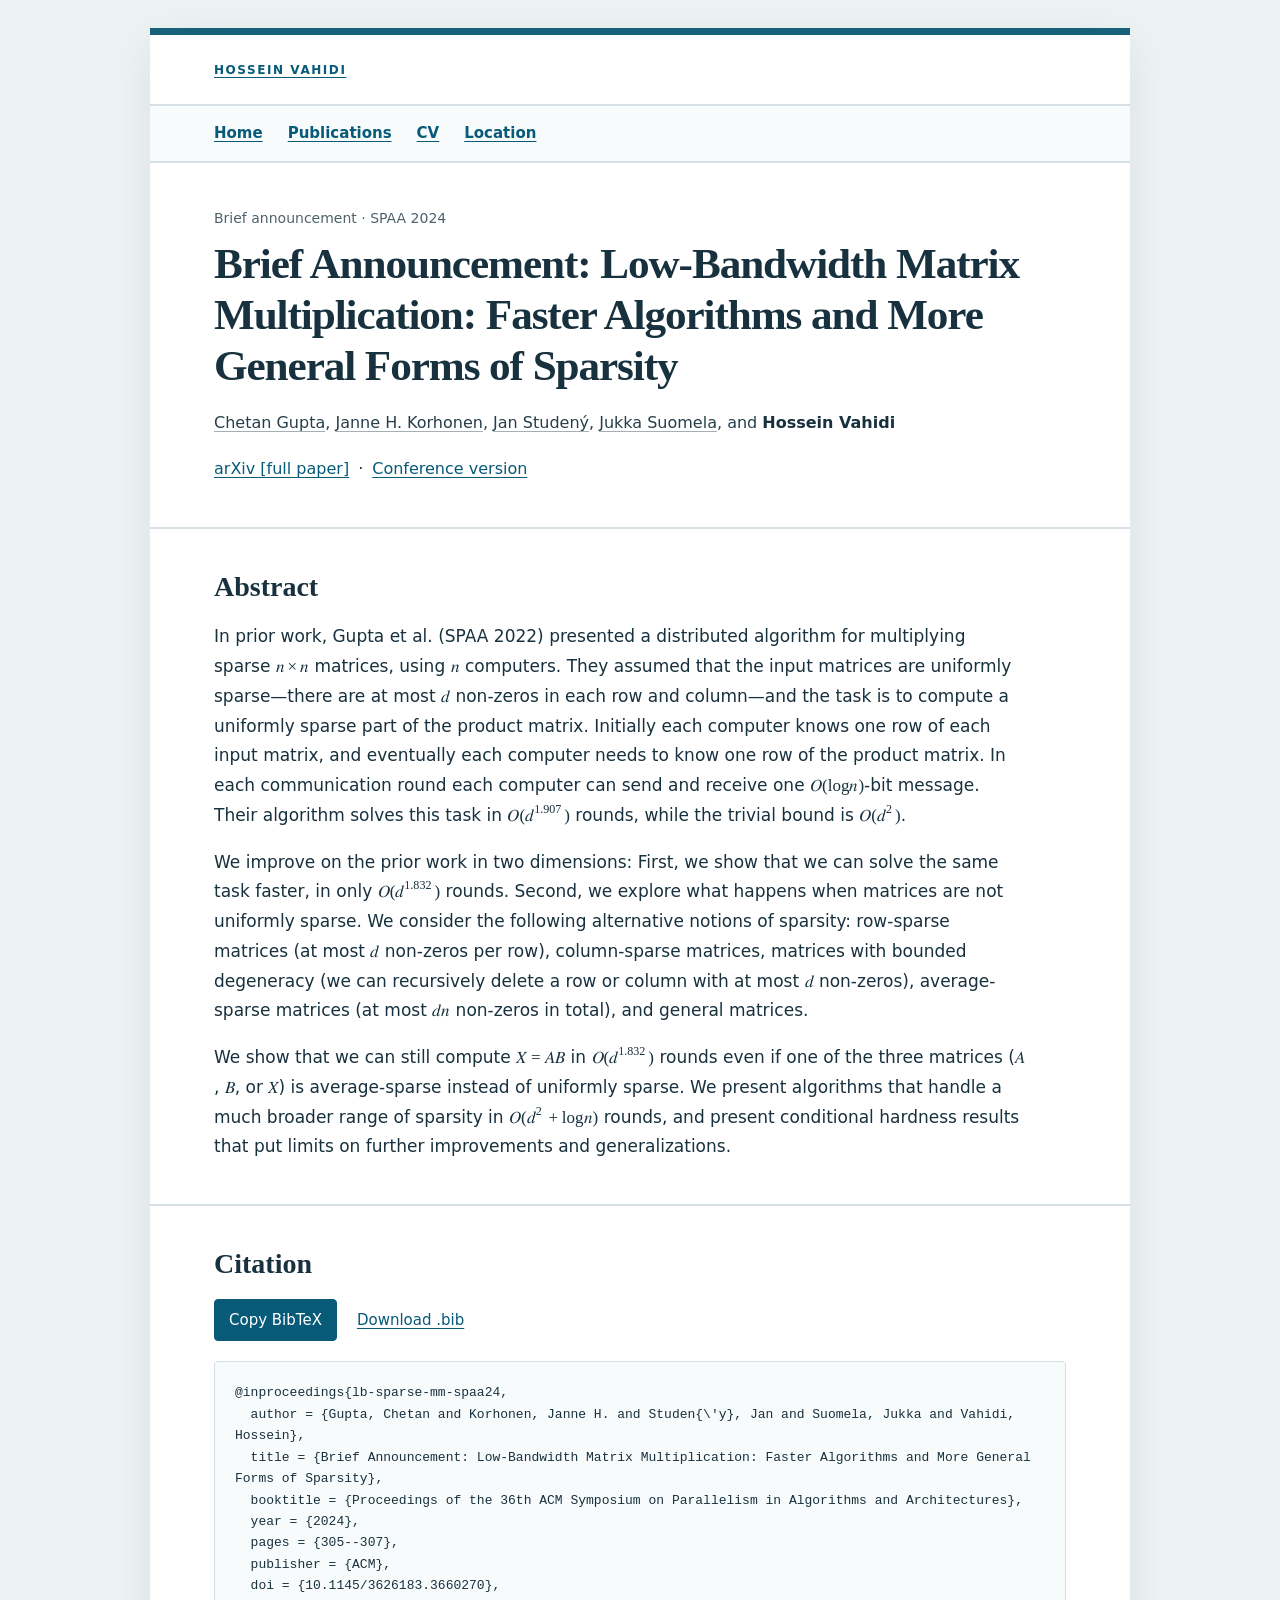
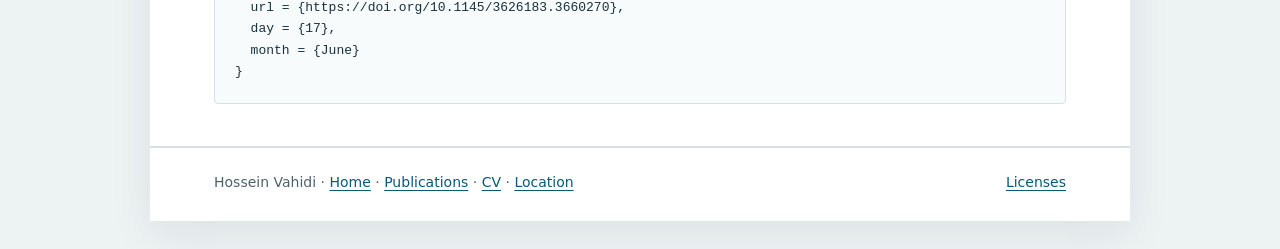
<file: papers/lb-sparse-mm-spaa24/index.html>
<!doctype html>
<html lang="en">
<head>
  <meta charset="utf-8">
  <meta name="viewport" content="width=device-width, initial-scale=1">
  <meta name="description" content="Brief Announcement: Low-Bandwidth Matrix Multiplication: Faster Algorithms and More General Forms of Sparsity — abstract, paper versions and BibTeX citation.">
  <title>Brief Announcement: Low-Bandwidth Matrix Multiplication: Faster Algorithms and More General Forms of Sparsity · Hossein Vahidi</title>
  <link rel="icon" href="../../favicon.ico" sizes="16x16 32x32 48x48 64x64">
  <link rel="icon" href="../../assets/images/favicon-192.png" type="image/png" sizes="192x192">
  <link rel="stylesheet" href="../../assets/css/site.css">
  <meta name="citation_title" content="Brief Announcement: Low-Bandwidth Matrix Multiplication: Faster Algorithms and More General Forms of Sparsity">
<meta name="citation_author" content="Chetan Gupta">
<meta name="citation_author" content="Janne H. Korhonen">
<meta name="citation_author" content="Jan Studený">
<meta name="citation_author" content="Jukka Suomela">
<meta name="citation_author" content="Hossein Vahidi">
<meta name="citation_publication_date" content="2024/06/17">
<meta name="citation_conference_title" content="Proceedings of the 36th ACM Symposium on Parallelism in Algorithms and Architectures">
<meta name="citation_firstpage" content="305">
<meta name="citation_lastpage" content="307">
<meta name="citation_doi" content="10.1145/3626183.3660270">
<script src="../../assets/js/citation.js" defer></script>
</head>
<body>
  <a class="skip-link" href="#main">Skip to content</a>
  <div class="page">
    <header class="inner-header paper-header"><p class="eyebrow"><a href="../../">Hossein Vahidi</a></p></header><nav class="page-nav" aria-label="Main navigation"><a href="../../">Home</a><a href="../../publications.html">Publications</a><a href="../../cv.html">CV</a><a href="../../location.html">Location</a></nav>
    <main id="main"><article class="paper-page">
  <header class="section paper-heading">
    <p class="pub-meta">Brief announcement · SPAA 2024</p>
    <h1>Brief Announcement: Low-Bandwidth Matrix Multiplication: Faster Algorithms and More General Forms of Sparsity</h1>
    <p class="authors"><a class="coauthor-link" href="https://sites.google.com/view/chetan-gupta/home">Chetan Gupta</a>, <a class="coauthor-link" href="https://research-explorer.ista.ac.at/person/C5402D42-15BC-11E9-A202-CA2BE6697425">Janne H. Korhonen</a>, <a class="coauthor-link" href="https://sites.google.com/view/janstudeny/">Jan Studený</a>, <a class="coauthor-link" href="https://jukkasuomela.fi/">Jukka Suomela</a>, and <strong>Hossein Vahidi</strong></p>
    <p class="version-links"><a href="https://arxiv.org/abs/2404.15559">arXiv [full paper]</a> <span aria-hidden="true">·</span> <a href="https://doi.org/10.1145/3626183.3660270">Conference version</a></p>

  </header>
  <section class="section abstract" aria-labelledby="abstract-heading">
    <h2 id="abstract-heading">Abstract</h2>
    <p>In prior work, Gupta et al. (SPAA 2022) presented a distributed algorithm for multiplying sparse <math xmlns="http://www.w3.org/1998/Math/MathML" display="inline"><mrow><mi>n</mi><mo>&#x000D7;</mo><mi>n</mi></mrow></math> matrices, using <math xmlns="http://www.w3.org/1998/Math/MathML" display="inline"><mrow><mi>n</mi></mrow></math> computers. They assumed that the input matrices are uniformly sparse—there are at most <math xmlns="http://www.w3.org/1998/Math/MathML" display="inline"><mrow><mi>d</mi></mrow></math> non-zeros in each row and column—and the task is to compute a uniformly sparse part of the product matrix. Initially each computer knows one row of each input matrix, and eventually each computer needs to know one row of the product matrix. In each communication round each computer can send and receive one <math xmlns="http://www.w3.org/1998/Math/MathML" display="inline"><mrow><mi>O</mi><mo stretchy="false">&#x00028;</mo><mi>log</mi><mi>n</mi><mo stretchy="false">&#x00029;</mo></mrow></math>-bit message. Their algorithm solves this task in <math xmlns="http://www.w3.org/1998/Math/MathML" display="inline"><mrow><mi>O</mi><mo stretchy="false">&#x00028;</mo><msup><mi>d</mi><mrow><mn>1.907</mn></mrow></msup><mo stretchy="false">&#x00029;</mo></mrow></math> rounds, while the trivial bound is <math xmlns="http://www.w3.org/1998/Math/MathML" display="inline"><mrow><mi>O</mi><mo stretchy="false">&#x00028;</mo><msup><mi>d</mi><mn>2</mn></msup><mo stretchy="false">&#x00029;</mo></mrow></math>.</p>
<p>We improve on the prior work in two dimensions: First, we show that we can solve the same task faster, in only <math xmlns="http://www.w3.org/1998/Math/MathML" display="inline"><mrow><mi>O</mi><mo stretchy="false">&#x00028;</mo><msup><mi>d</mi><mrow><mn>1.832</mn></mrow></msup><mo stretchy="false">&#x00029;</mo></mrow></math> rounds. Second, we explore what happens when matrices are not uniformly sparse. We consider the following alternative notions of sparsity: row-sparse matrices (at most <math xmlns="http://www.w3.org/1998/Math/MathML" display="inline"><mrow><mi>d</mi></mrow></math> non-zeros per row), column-sparse matrices, matrices with bounded degeneracy (we can recursively delete a row or column with at most <math xmlns="http://www.w3.org/1998/Math/MathML" display="inline"><mrow><mi>d</mi></mrow></math> non-zeros), average-sparse matrices (at most <math xmlns="http://www.w3.org/1998/Math/MathML" display="inline"><mrow><mi>d</mi><mi>n</mi></mrow></math> non-zeros in total), and general matrices.</p>
<p>We show that we can still compute <math xmlns="http://www.w3.org/1998/Math/MathML" display="inline"><mrow><mi>X</mi><mo>&#x0003D;</mo><mi>A</mi><mi>B</mi></mrow></math> in <math xmlns="http://www.w3.org/1998/Math/MathML" display="inline"><mrow><mi>O</mi><mo stretchy="false">&#x00028;</mo><msup><mi>d</mi><mrow><mn>1.832</mn></mrow></msup><mo stretchy="false">&#x00029;</mo></mrow></math> rounds even if one of the three matrices (<math xmlns="http://www.w3.org/1998/Math/MathML" display="inline"><mrow><mi>A</mi></mrow></math>, <math xmlns="http://www.w3.org/1998/Math/MathML" display="inline"><mrow><mi>B</mi></mrow></math>, or <math xmlns="http://www.w3.org/1998/Math/MathML" display="inline"><mrow><mi>X</mi></mrow></math>) is average-sparse instead of uniformly sparse. We present algorithms that handle a much broader range of sparsity in <math xmlns="http://www.w3.org/1998/Math/MathML" display="inline"><mrow><mi>O</mi><mo stretchy="false">&#x00028;</mo><msup><mi>d</mi><mn>2</mn></msup><mo>&#x0002B;</mo><mi>log</mi><mi>n</mi><mo stretchy="false">&#x00029;</mo></mrow></math> rounds, and present conditional hardness results that put limits on further improvements and generalizations.</p>

  </section>
  <section id="citation" class="section citation" aria-labelledby="citation-heading">
    <h2 id="citation-heading">Citation</h2>
    <div class="citation-actions">
      <button type="button" id="copy-citation" hidden>Copy BibTeX</button>
      <a href="citation.bib" download>Download .bib</a>
      <span id="citation-status" role="status" aria-live="polite"></span>
    </div>
    <pre tabindex="0" aria-label="BibTeX citation"><code id="bibtex">@inproceedings{lb-sparse-mm-spaa24,
  author = {Gupta, Chetan and Korhonen, Janne H. and Studen{\&#x27;y}, Jan and Suomela, Jukka and Vahidi, Hossein},
  title = {Brief Announcement: Low-Bandwidth Matrix Multiplication: Faster Algorithms and More General Forms of Sparsity},
  booktitle = {Proceedings of the 36th ACM Symposium on Parallelism in Algorithms and Architectures},
  year = {2024},
  pages = {305--307},
  publisher = {ACM},
  doi = {10.1145/3626183.3660270},
  url = {https://doi.org/10.1145/3626183.3660270},
  day = {17},
  month = {June}
}
</code></pre>
  </section>
</article>
</main>
    <footer class="footer"><span class="footer-navigation">Hossein Vahidi · <a href="../../">Home</a> · <a href="../../publications.html">Publications</a> · <a href="../../cv.html">CV</a> · <a href="../../location.html">Location</a></span><a class="footer-licenses" href="../../assets/ICON-LICENSE.txt">Licenses</a></footer>
  </div>
</body>
</html>
</file>
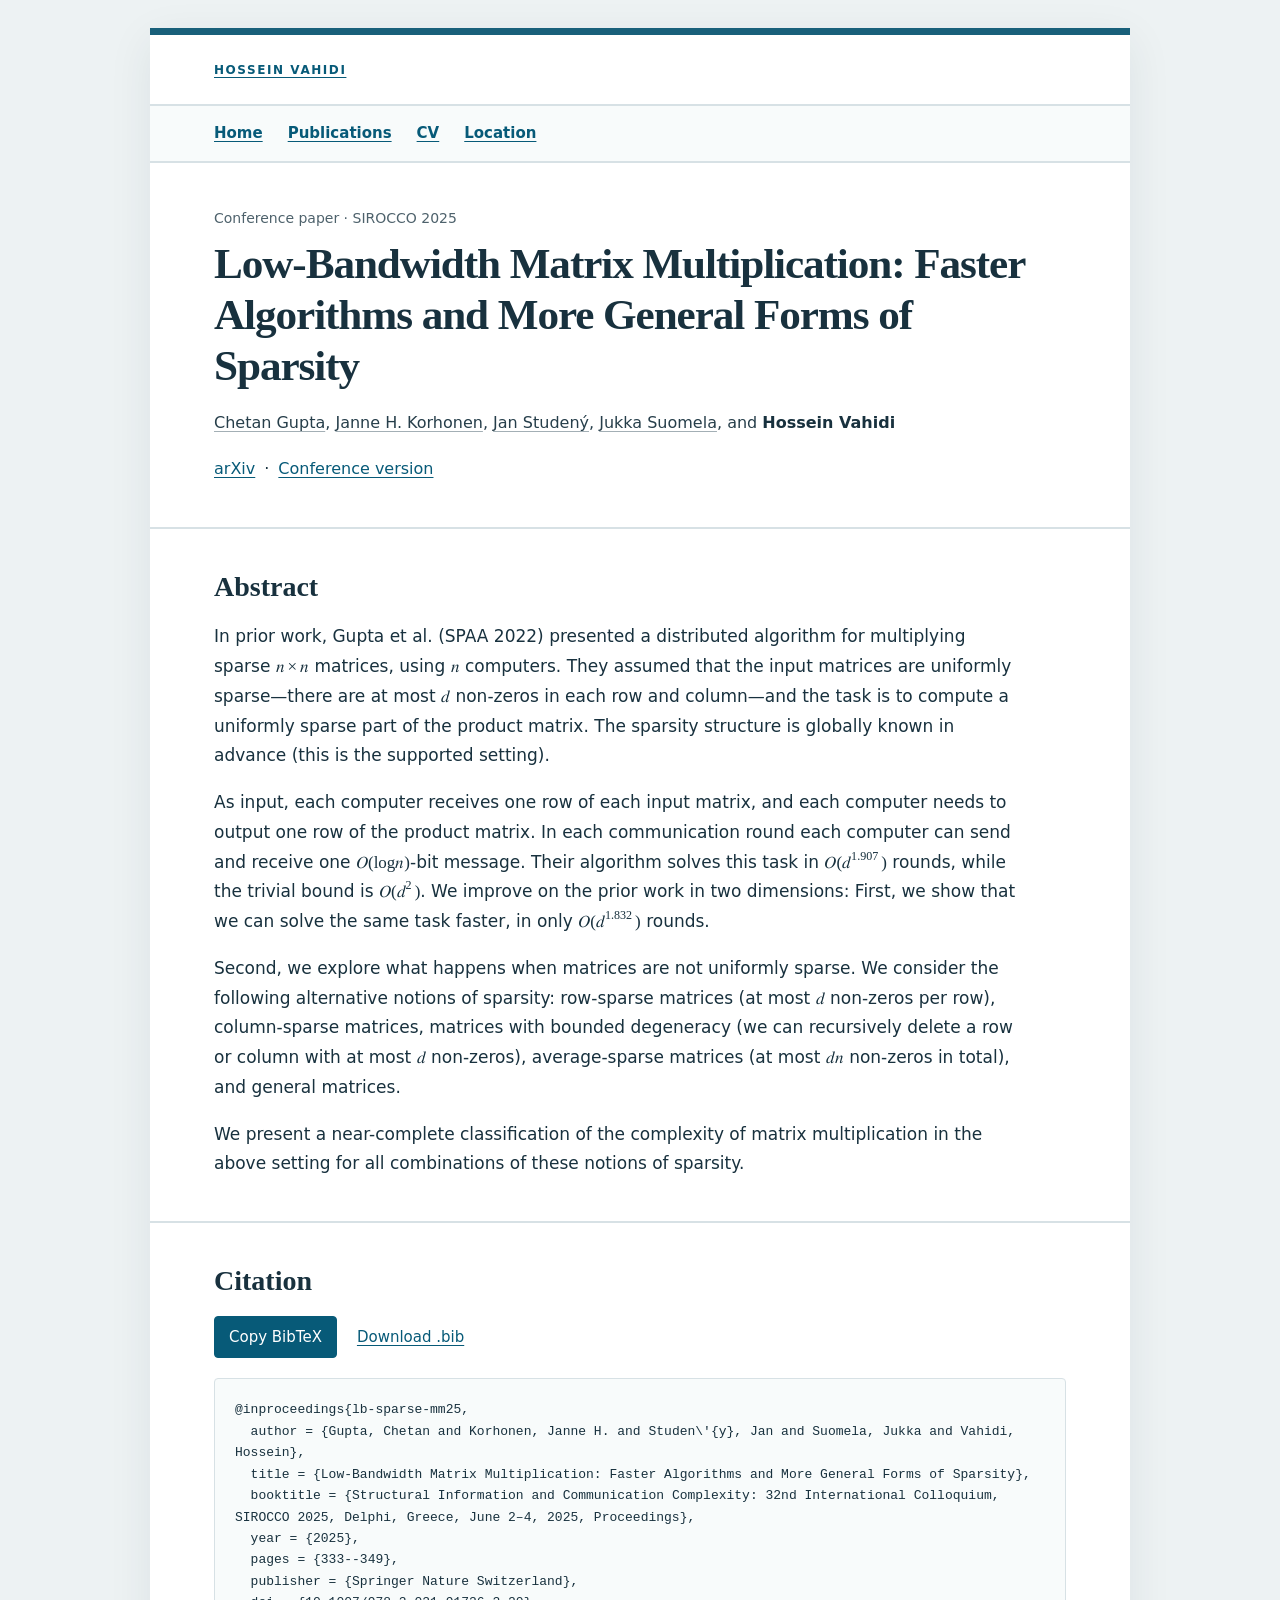
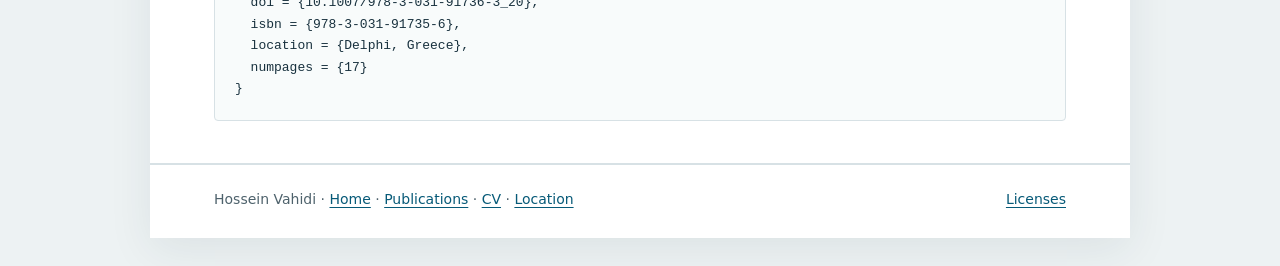
<file: papers/lb-sparse-mm25/index.html>
<!doctype html>
<html lang="en">
<head>
  <meta charset="utf-8">
  <meta name="viewport" content="width=device-width, initial-scale=1">
  <meta name="description" content="Low-Bandwidth Matrix Multiplication: Faster Algorithms and More General Forms of Sparsity — abstract, paper versions and BibTeX citation.">
  <title>Low-Bandwidth Matrix Multiplication: Faster Algorithms and More General Forms of Sparsity · Hossein Vahidi</title>
  <link rel="icon" href="../../favicon.ico" sizes="16x16 32x32 48x48 64x64">
  <link rel="icon" href="../../assets/images/favicon-192.png" type="image/png" sizes="192x192">
  <link rel="stylesheet" href="../../assets/css/site.css">
  <meta name="citation_title" content="Low-Bandwidth Matrix Multiplication: Faster Algorithms and More General Forms of Sparsity">
<meta name="citation_author" content="Chetan Gupta">
<meta name="citation_author" content="Janne H. Korhonen">
<meta name="citation_author" content="Jan Studený">
<meta name="citation_author" content="Jukka Suomela">
<meta name="citation_author" content="Hossein Vahidi">
<meta name="citation_publication_date" content="2025">
<meta name="citation_conference_title" content="Structural Information and Communication Complexity: 32nd International Colloquium, SIROCCO 2025, Delphi, Greece, June 2–4, 2025, Proceedings">
<meta name="citation_isbn" content="978-3-031-91735-6">
<meta name="citation_firstpage" content="333">
<meta name="citation_lastpage" content="349">
<meta name="citation_doi" content="10.1007/978-3-031-91736-3_20">
<script src="../../assets/js/citation.js" defer></script>
</head>
<body>
  <a class="skip-link" href="#main">Skip to content</a>
  <div class="page">
    <header class="inner-header paper-header"><p class="eyebrow"><a href="../../">Hossein Vahidi</a></p></header><nav class="page-nav" aria-label="Main navigation"><a href="../../">Home</a><a href="../../publications.html">Publications</a><a href="../../cv.html">CV</a><a href="../../location.html">Location</a></nav>
    <main id="main"><article class="paper-page">
  <header class="section paper-heading">
    <p class="pub-meta">Conference paper · SIROCCO 2025</p>
    <h1>Low-Bandwidth Matrix Multiplication: Faster Algorithms and More General Forms of Sparsity</h1>
    <p class="authors"><a class="coauthor-link" href="https://sites.google.com/view/chetan-gupta/home">Chetan Gupta</a>, <a class="coauthor-link" href="https://research-explorer.ista.ac.at/person/C5402D42-15BC-11E9-A202-CA2BE6697425">Janne H. Korhonen</a>, <a class="coauthor-link" href="https://sites.google.com/view/janstudeny/">Jan Studený</a>, <a class="coauthor-link" href="https://jukkasuomela.fi/">Jukka Suomela</a>, and <strong>Hossein Vahidi</strong></p>
    <p class="version-links"><a href="https://arxiv.org/abs/2404.15559">arXiv</a> <span aria-hidden="true">·</span> <a href="https://doi.org/10.1007/978-3-031-91736-3_20">Conference version</a></p>

  </header>
  <section class="section abstract" aria-labelledby="abstract-heading">
    <h2 id="abstract-heading">Abstract</h2>
    <p>In prior work, Gupta et al. (SPAA 2022) presented a distributed algorithm for multiplying sparse <math xmlns="http://www.w3.org/1998/Math/MathML" display="inline"><mrow><mi>n</mi><mo>&#x000D7;</mo><mi>n</mi></mrow></math> matrices, using <math xmlns="http://www.w3.org/1998/Math/MathML" display="inline"><mrow><mi>n</mi></mrow></math> computers. They assumed that the input matrices are uniformly sparse—there are at most <math xmlns="http://www.w3.org/1998/Math/MathML" display="inline"><mrow><mi>d</mi></mrow></math> non-zeros in each row and column—and the task is to compute a uniformly sparse part of the product matrix. The sparsity structure is globally known in advance (this is the supported setting).</p>
<p>As input, each computer receives one row of each input matrix, and each computer needs to output one row of the product matrix. In each communication round each computer can send and receive one <math xmlns="http://www.w3.org/1998/Math/MathML" display="inline"><mrow><mi>O</mi><mo stretchy="false">&#x00028;</mo><mi>log</mi><mi>n</mi><mo stretchy="false">&#x00029;</mo></mrow></math>-bit message. Their algorithm solves this task in <math xmlns="http://www.w3.org/1998/Math/MathML" display="inline"><mrow><mi>O</mi><mo stretchy="false">&#x00028;</mo><msup><mi>d</mi><mrow><mn>1.907</mn></mrow></msup><mo stretchy="false">&#x00029;</mo></mrow></math> rounds, while the trivial bound is <math xmlns="http://www.w3.org/1998/Math/MathML" display="inline"><mrow><mi>O</mi><mo stretchy="false">&#x00028;</mo><msup><mi>d</mi><mn>2</mn></msup><mo stretchy="false">&#x00029;</mo></mrow></math>. We improve on the prior work in two dimensions: First, we show that we can solve the same task faster, in only <math xmlns="http://www.w3.org/1998/Math/MathML" display="inline"><mrow><mi>O</mi><mo stretchy="false">&#x00028;</mo><msup><mi>d</mi><mrow><mn>1.832</mn></mrow></msup><mo stretchy="false">&#x00029;</mo></mrow></math> rounds.</p>
<p>Second, we explore what happens when matrices are not uniformly sparse. We consider the following alternative notions of sparsity: row-sparse matrices (at most <math xmlns="http://www.w3.org/1998/Math/MathML" display="inline"><mrow><mi>d</mi></mrow></math> non-zeros per row), column-sparse matrices, matrices with bounded degeneracy (we can recursively delete a row or column with at most <math xmlns="http://www.w3.org/1998/Math/MathML" display="inline"><mrow><mi>d</mi></mrow></math> non-zeros), average-sparse matrices (at most <math xmlns="http://www.w3.org/1998/Math/MathML" display="inline"><mrow><mi>d</mi><mi>n</mi></mrow></math> non-zeros in total), and general matrices.</p>
<p>We present a near-complete classification of the complexity of matrix multiplication in the above setting for all combinations of these notions of sparsity.</p>

  </section>
  <section id="citation" class="section citation" aria-labelledby="citation-heading">
    <h2 id="citation-heading">Citation</h2>
    <div class="citation-actions">
      <button type="button" id="copy-citation" hidden>Copy BibTeX</button>
      <a href="citation.bib" download>Download .bib</a>
      <span id="citation-status" role="status" aria-live="polite"></span>
    </div>
    <pre tabindex="0" aria-label="BibTeX citation"><code id="bibtex">@inproceedings{lb-sparse-mm25,
  author = {Gupta, Chetan and Korhonen, Janne H. and Studen\&#x27;{y}, Jan and Suomela, Jukka and Vahidi, Hossein},
  title = {Low-Bandwidth Matrix Multiplication: Faster Algorithms and More General Forms of Sparsity},
  booktitle = {Structural Information and Communication Complexity: 32nd International Colloquium, SIROCCO 2025, Delphi, Greece, June 2–4, 2025, Proceedings},
  year = {2025},
  pages = {333--349},
  publisher = {Springer Nature Switzerland},
  doi = {10.1007/978-3-031-91736-3_20},
  isbn = {978-3-031-91735-6},
  location = {Delphi, Greece},
  numpages = {17}
}
</code></pre>
  </section>
</article>
</main>
    <footer class="footer"><span class="footer-navigation">Hossein Vahidi · <a href="../../">Home</a> · <a href="../../publications.html">Publications</a> · <a href="../../cv.html">CV</a> · <a href="../../location.html">Location</a></span><a class="footer-licenses" href="../../assets/ICON-LICENSE.txt">Licenses</a></footer>
  </div>
</body>
</html>
</file>
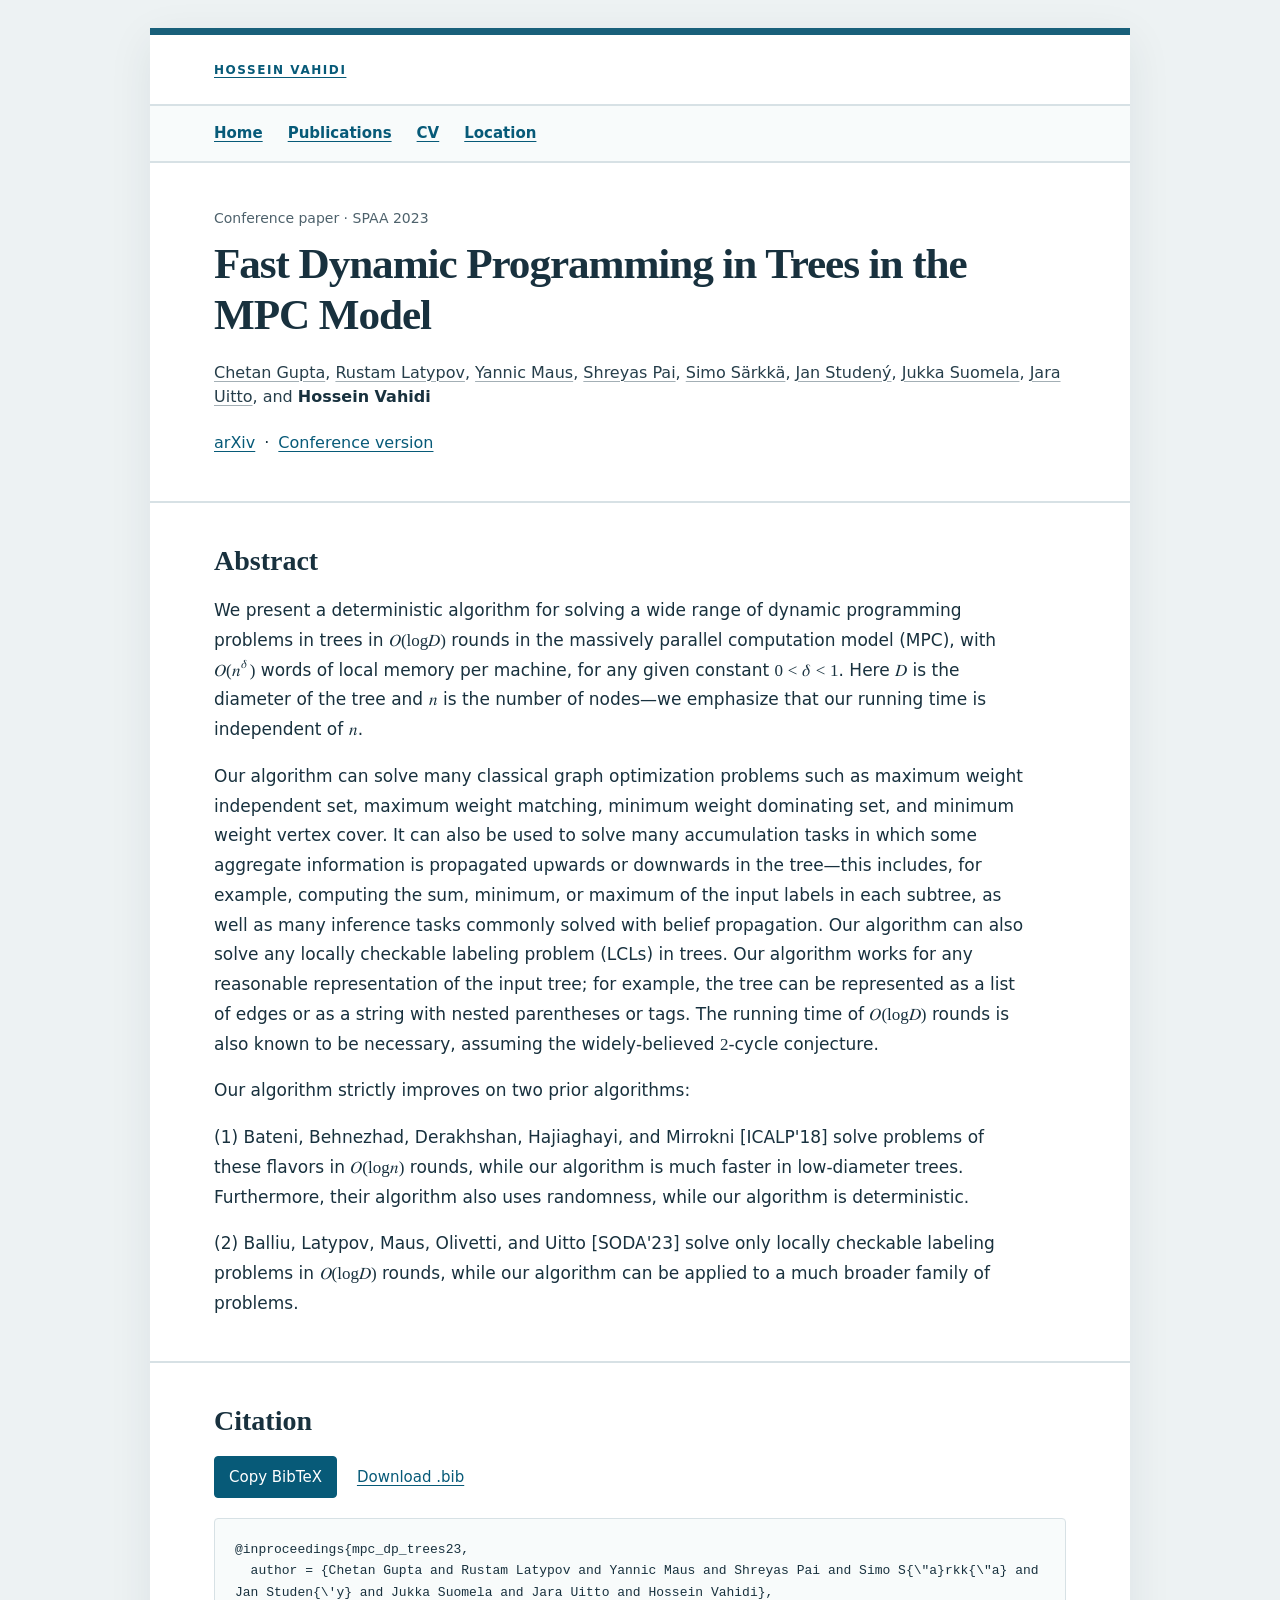
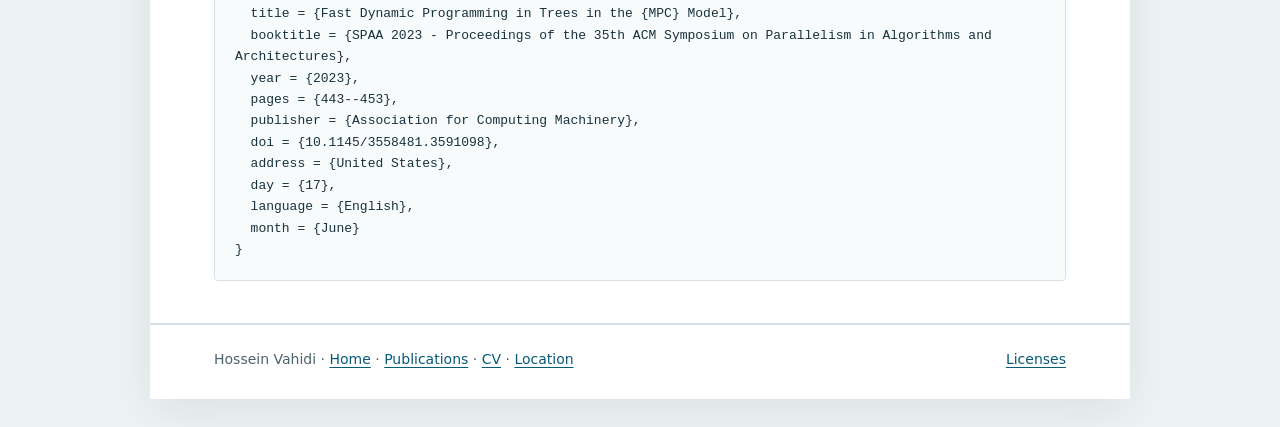
<file: papers/mpc_dp_trees23/index.html>
<!doctype html>
<html lang="en">
<head>
  <meta charset="utf-8">
  <meta name="viewport" content="width=device-width, initial-scale=1">
  <meta name="description" content="Fast Dynamic Programming in Trees in the MPC Model — abstract, paper versions and BibTeX citation.">
  <title>Fast Dynamic Programming in Trees in the MPC Model · Hossein Vahidi</title>
  <link rel="icon" href="../../favicon.ico" sizes="16x16 32x32 48x48 64x64">
  <link rel="icon" href="../../assets/images/favicon-192.png" type="image/png" sizes="192x192">
  <link rel="stylesheet" href="../../assets/css/site.css">
  <meta name="citation_title" content="Fast Dynamic Programming in Trees in the MPC Model">
<meta name="citation_author" content="Chetan Gupta">
<meta name="citation_author" content="Rustam Latypov">
<meta name="citation_author" content="Yannic Maus">
<meta name="citation_author" content="Shreyas Pai">
<meta name="citation_author" content="Simo Särkkä">
<meta name="citation_author" content="Jan Studený">
<meta name="citation_author" content="Jukka Suomela">
<meta name="citation_author" content="Jara Uitto">
<meta name="citation_author" content="Hossein Vahidi">
<meta name="citation_publication_date" content="2023/06/17">
<meta name="citation_conference_title" content="SPAA 2023 - Proceedings of the 35th ACM Symposium on Parallelism in Algorithms and Architectures">
<meta name="citation_firstpage" content="443">
<meta name="citation_lastpage" content="453">
<meta name="citation_doi" content="10.1145/3558481.3591098">
<script src="../../assets/js/citation.js" defer></script>
</head>
<body>
  <a class="skip-link" href="#main">Skip to content</a>
  <div class="page">
    <header class="inner-header paper-header"><p class="eyebrow"><a href="../../">Hossein Vahidi</a></p></header><nav class="page-nav" aria-label="Main navigation"><a href="../../">Home</a><a href="../../publications.html">Publications</a><a href="../../cv.html">CV</a><a href="../../location.html">Location</a></nav>
    <main id="main"><article class="paper-page">
  <header class="section paper-heading">
    <p class="pub-meta">Conference paper · SPAA 2023</p>
    <h1>Fast Dynamic Programming in Trees in the MPC Model</h1>
    <p class="authors"><a class="coauthor-link" href="https://sites.google.com/view/chetan-gupta/home">Chetan Gupta</a>, <a class="coauthor-link" href="https://rustamlatypov.github.io/">Rustam Latypov</a>, <a class="coauthor-link" href="https://academia.yannicmaus.de/">Yannic Maus</a>, <a class="coauthor-link" href="https://shreyaspai.com/">Shreyas Pai</a>, <a class="coauthor-link" href="https://users.aalto.fi/~ssarkka/">Simo Särkkä</a>, <a class="coauthor-link" href="https://sites.google.com/view/janstudeny/">Jan Studený</a>, <a class="coauthor-link" href="https://jukkasuomela.fi/">Jukka Suomela</a>, <a class="coauthor-link" href="https://users.aalto.fi/~uittoj3/">Jara Uitto</a>, and <strong>Hossein Vahidi</strong></p>
    <p class="version-links"><a href="https://arxiv.org/abs/2305.03693">arXiv</a> <span aria-hidden="true">·</span> <a href="https://doi.org/10.1145/3558481.3591098">Conference version</a></p>

  </header>
  <section class="section abstract" aria-labelledby="abstract-heading">
    <h2 id="abstract-heading">Abstract</h2>
    <p>We present a deterministic algorithm for solving a wide range of dynamic programming problems in trees in <math xmlns="http://www.w3.org/1998/Math/MathML" display="inline"><mrow><mi>O</mi><mo stretchy="false">&#x00028;</mo><mi>log</mi><mi>D</mi><mo stretchy="false">&#x00029;</mo></mrow></math> rounds in the massively parallel computation model (MPC), with <math xmlns="http://www.w3.org/1998/Math/MathML" display="inline"><mrow><mi>O</mi><mo stretchy="false">&#x00028;</mo><msup><mi>n</mi><mi>&#x003B4;</mi></msup><mo stretchy="false">&#x00029;</mo></mrow></math> words of local memory per machine, for any given constant <math xmlns="http://www.w3.org/1998/Math/MathML" display="inline"><mrow><mn>0</mn><mo>&#x0003C;</mo><mi>&#x003B4;</mi><mo>&#x0003C;</mo><mn>1</mn></mrow></math>. Here <math xmlns="http://www.w3.org/1998/Math/MathML" display="inline"><mrow><mi>D</mi></mrow></math> is the diameter of the tree and <math xmlns="http://www.w3.org/1998/Math/MathML" display="inline"><mrow><mi>n</mi></mrow></math> is the number of nodes—we emphasize that our running time is independent of <math xmlns="http://www.w3.org/1998/Math/MathML" display="inline"><mrow><mi>n</mi></mrow></math>.</p>
<p>Our algorithm can solve many classical graph optimization problems such as maximum weight independent set, maximum weight matching, minimum weight dominating set, and minimum weight vertex cover. It can also be used to solve many accumulation tasks in which some aggregate information is propagated upwards or downwards in the tree—this includes, for example, computing the sum, minimum, or maximum of the input labels in each subtree, as well as many inference tasks commonly solved with belief propagation. Our algorithm can also solve any locally checkable labeling problem (LCLs) in trees. Our algorithm works for any reasonable representation of the input tree; for example, the tree can be represented as a list of edges or as a string with nested parentheses or tags. The running time of <math xmlns="http://www.w3.org/1998/Math/MathML" display="inline"><mrow><mi>O</mi><mo stretchy="false">&#x00028;</mo><mi>log</mi><mi>D</mi><mo stretchy="false">&#x00029;</mo></mrow></math> rounds is also known to be necessary, assuming the widely-believed <math xmlns="http://www.w3.org/1998/Math/MathML" display="inline"><mrow><mn>2</mn></mrow></math>-cycle conjecture.</p>
<p>Our algorithm strictly improves on two prior algorithms:</p>
<p>(1) Bateni, Behnezhad, Derakhshan, Hajiaghayi, and Mirrokni [ICALP&#x27;18] solve problems of these flavors in <math xmlns="http://www.w3.org/1998/Math/MathML" display="inline"><mrow><mi>O</mi><mo stretchy="false">&#x00028;</mo><mi>log</mi><mi>n</mi><mo stretchy="false">&#x00029;</mo></mrow></math> rounds, while our algorithm is much faster in low-diameter trees. Furthermore, their algorithm also uses randomness, while our algorithm is deterministic.</p>
<p>(2) Balliu, Latypov, Maus, Olivetti, and Uitto [SODA&#x27;23] solve only locally checkable labeling problems in <math xmlns="http://www.w3.org/1998/Math/MathML" display="inline"><mrow><mi>O</mi><mo stretchy="false">&#x00028;</mo><mi>log</mi><mi>D</mi><mo stretchy="false">&#x00029;</mo></mrow></math> rounds, while our algorithm can be applied to a much broader family of problems.</p>

  </section>
  <section id="citation" class="section citation" aria-labelledby="citation-heading">
    <h2 id="citation-heading">Citation</h2>
    <div class="citation-actions">
      <button type="button" id="copy-citation" hidden>Copy BibTeX</button>
      <a href="citation.bib" download>Download .bib</a>
      <span id="citation-status" role="status" aria-live="polite"></span>
    </div>
    <pre tabindex="0" aria-label="BibTeX citation"><code id="bibtex">@inproceedings{mpc_dp_trees23,
  author = {Chetan Gupta and Rustam Latypov and Yannic Maus and Shreyas Pai and Simo S{\&quot;a}rkk{\&quot;a} and Jan Studen{\&#x27;y} and Jukka Suomela and Jara Uitto and Hossein Vahidi},
  title = {Fast Dynamic Programming in Trees in the {MPC} Model},
  booktitle = {SPAA 2023 - Proceedings of the 35th ACM Symposium on Parallelism in Algorithms and Architectures},
  year = {2023},
  pages = {443--453},
  publisher = {Association for Computing Machinery},
  doi = {10.1145/3558481.3591098},
  address = {United States},
  day = {17},
  language = {English},
  month = {June}
}
</code></pre>
  </section>
</article>
</main>
    <footer class="footer"><span class="footer-navigation">Hossein Vahidi · <a href="../../">Home</a> · <a href="../../publications.html">Publications</a> · <a href="../../cv.html">CV</a> · <a href="../../location.html">Location</a></span><a class="footer-licenses" href="../../assets/ICON-LICENSE.txt">Licenses</a></footer>
  </div>
</body>
</html>
</file>
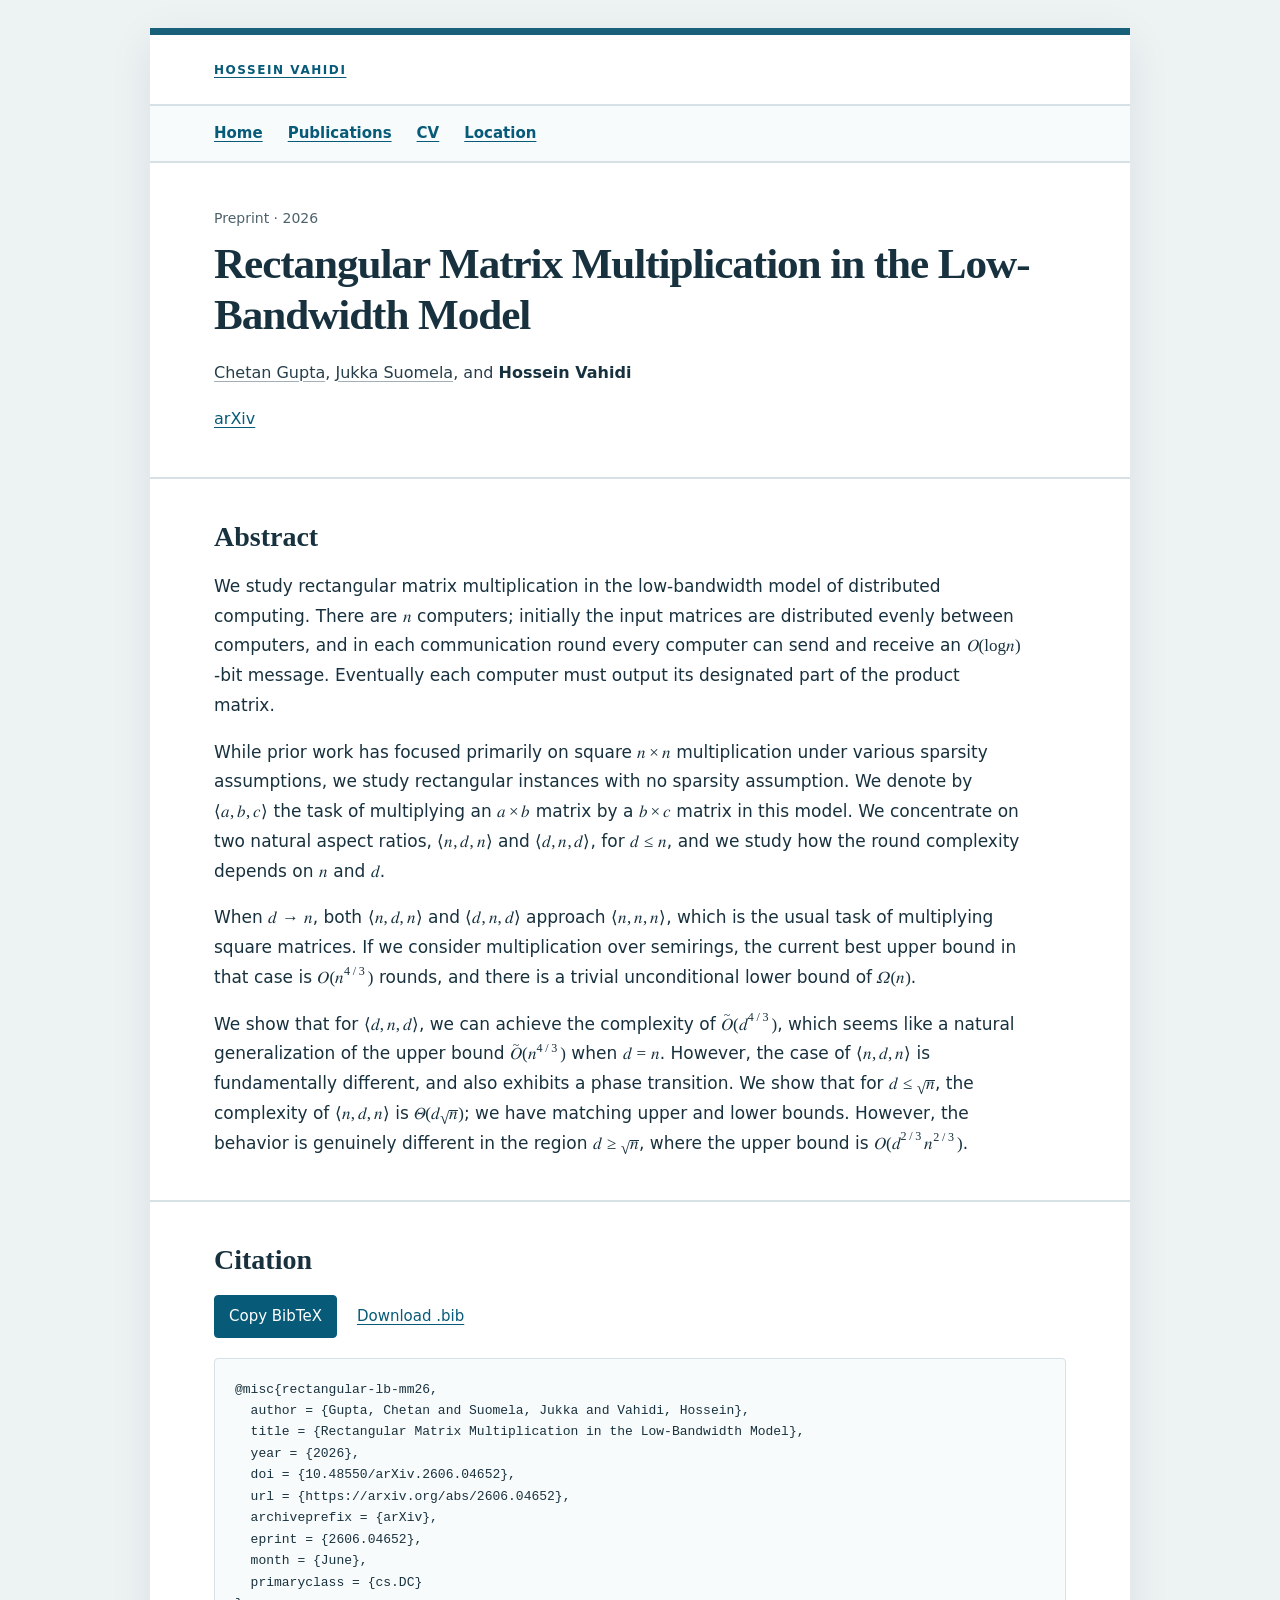
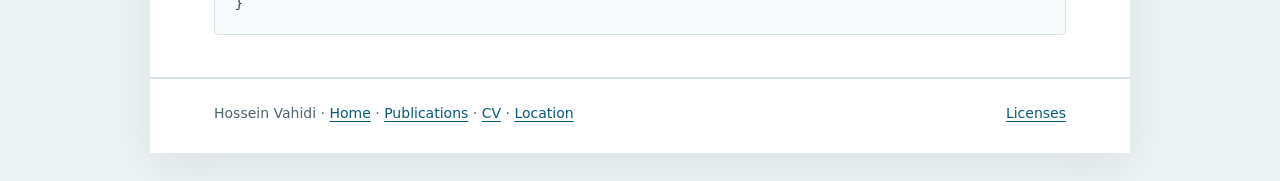
<file: papers/rectangular-lb-mm26/index.html>
<!doctype html>
<html lang="en">
<head>
  <meta charset="utf-8">
  <meta name="viewport" content="width=device-width, initial-scale=1">
  <meta name="description" content="Rectangular Matrix Multiplication in the Low-Bandwidth Model — abstract, paper versions and BibTeX citation.">
  <title>Rectangular Matrix Multiplication in the Low-Bandwidth Model · Hossein Vahidi</title>
  <link rel="icon" href="../../favicon.ico" sizes="16x16 32x32 48x48 64x64">
  <link rel="icon" href="../../assets/images/favicon-192.png" type="image/png" sizes="192x192">
  <link rel="stylesheet" href="../../assets/css/site.css">
  <meta name="citation_title" content="Rectangular Matrix Multiplication in the Low-Bandwidth Model">
<meta name="citation_author" content="Chetan Gupta">
<meta name="citation_author" content="Jukka Suomela">
<meta name="citation_author" content="Hossein Vahidi">
<meta name="citation_publication_date" content="2026">
<meta name="citation_doi" content="10.48550/arXiv.2606.04652">
<script src="../../assets/js/citation.js" defer></script>
</head>
<body>
  <a class="skip-link" href="#main">Skip to content</a>
  <div class="page">
    <header class="inner-header paper-header"><p class="eyebrow"><a href="../../">Hossein Vahidi</a></p></header><nav class="page-nav" aria-label="Main navigation"><a href="../../">Home</a><a href="../../publications.html">Publications</a><a href="../../cv.html">CV</a><a href="../../location.html">Location</a></nav>
    <main id="main"><article class="paper-page">
  <header class="section paper-heading">
    <p class="pub-meta">Preprint · 2026</p>
    <h1>Rectangular Matrix Multiplication in the Low-Bandwidth Model</h1>
    <p class="authors"><a class="coauthor-link" href="https://sites.google.com/view/chetan-gupta/home">Chetan Gupta</a>, <a class="coauthor-link" href="https://jukkasuomela.fi/">Jukka Suomela</a>, and <strong>Hossein Vahidi</strong></p>
    <p class="version-links"><a href="https://arxiv.org/abs/2606.04652">arXiv</a></p>

  </header>
  <section class="section abstract" aria-labelledby="abstract-heading">
    <h2 id="abstract-heading">Abstract</h2>
    <p>We study rectangular matrix multiplication in the low-bandwidth model of distributed computing. There are <math xmlns="http://www.w3.org/1998/Math/MathML" display="inline"><mrow><mi>n</mi></mrow></math> computers; initially the input matrices are distributed evenly between computers, and in each communication round every computer can send and receive an <math xmlns="http://www.w3.org/1998/Math/MathML" display="inline"><mrow><mi>O</mi><mo stretchy="false">&#x00028;</mo><mi>log</mi><mi>n</mi><mo stretchy="false">&#x00029;</mo></mrow></math>-bit message. Eventually each computer must output its designated part of the product matrix.</p>
<p>While prior work has focused primarily on square <math xmlns="http://www.w3.org/1998/Math/MathML" display="inline"><mrow><mi>n</mi><mo>&#x000D7;</mo><mi>n</mi></mrow></math> multiplication under various sparsity assumptions, we study rectangular instances with no sparsity assumption. We denote by <math xmlns="http://www.w3.org/1998/Math/MathML" display="inline"><mrow><mi>&#x027E8;</mi><mi>a</mi><mo>&#x0002C;</mo><mi>b</mi><mo>&#x0002C;</mo><mi>c</mi><mi>&#x027E9;</mi></mrow></math> the task of multiplying an <math xmlns="http://www.w3.org/1998/Math/MathML" display="inline"><mrow><mi>a</mi><mo>&#x000D7;</mo><mi>b</mi></mrow></math> matrix by a <math xmlns="http://www.w3.org/1998/Math/MathML" display="inline"><mrow><mi>b</mi><mo>&#x000D7;</mo><mi>c</mi></mrow></math> matrix in this model. We concentrate on two natural aspect ratios, <math xmlns="http://www.w3.org/1998/Math/MathML" display="inline"><mrow><mi>&#x027E8;</mi><mi>n</mi><mo>&#x0002C;</mo><mi>d</mi><mo>&#x0002C;</mo><mi>n</mi><mi>&#x027E9;</mi></mrow></math> and <math xmlns="http://www.w3.org/1998/Math/MathML" display="inline"><mrow><mi>&#x027E8;</mi><mi>d</mi><mo>&#x0002C;</mo><mi>n</mi><mo>&#x0002C;</mo><mi>d</mi><mi>&#x027E9;</mi></mrow></math>, for <math xmlns="http://www.w3.org/1998/Math/MathML" display="inline"><mrow><mi>d</mi><mo>&#x02264;</mo><mi>n</mi></mrow></math>, and we study how the round complexity depends on <math xmlns="http://www.w3.org/1998/Math/MathML" display="inline"><mrow><mi>n</mi></mrow></math> and <math xmlns="http://www.w3.org/1998/Math/MathML" display="inline"><mrow><mi>d</mi></mrow></math>.</p>
<p>When <math xmlns="http://www.w3.org/1998/Math/MathML" display="inline"><mrow><mi>d</mi><mo>&#x02192;</mo><mi>n</mi></mrow></math>, both <math xmlns="http://www.w3.org/1998/Math/MathML" display="inline"><mrow><mi>&#x027E8;</mi><mi>n</mi><mo>&#x0002C;</mo><mi>d</mi><mo>&#x0002C;</mo><mi>n</mi><mi>&#x027E9;</mi></mrow></math> and <math xmlns="http://www.w3.org/1998/Math/MathML" display="inline"><mrow><mi>&#x027E8;</mi><mi>d</mi><mo>&#x0002C;</mo><mi>n</mi><mo>&#x0002C;</mo><mi>d</mi><mi>&#x027E9;</mi></mrow></math> approach <math xmlns="http://www.w3.org/1998/Math/MathML" display="inline"><mrow><mi>&#x027E8;</mi><mi>n</mi><mo>&#x0002C;</mo><mi>n</mi><mo>&#x0002C;</mo><mi>n</mi><mi>&#x027E9;</mi></mrow></math>, which is the usual task of multiplying square matrices. If we consider multiplication over semirings, the current best upper bound in that case is <math xmlns="http://www.w3.org/1998/Math/MathML" display="inline"><mrow><mi>O</mi><mo stretchy="false">&#x00028;</mo><msup><mi>n</mi><mrow><mn>4</mn><mo>&#x0002F;</mo><mn>3</mn></mrow></msup><mo stretchy="false">&#x00029;</mo></mrow></math> rounds, and there is a trivial unconditional lower bound of <math xmlns="http://www.w3.org/1998/Math/MathML" display="inline"><mrow><mi>&#x003A9;</mi><mo stretchy="false">&#x00028;</mo><mi>n</mi><mo stretchy="false">&#x00029;</mo></mrow></math>.</p>
<p>We show that for <math xmlns="http://www.w3.org/1998/Math/MathML" display="inline"><mrow><mi>&#x027E8;</mi><mi>d</mi><mo>&#x0002C;</mo><mi>n</mi><mo>&#x0002C;</mo><mi>d</mi><mi>&#x027E9;</mi></mrow></math>, we can achieve the complexity of <math xmlns="http://www.w3.org/1998/Math/MathML" display="inline"><mrow><mover><mi>O</mi><mo stretchy="false">&#x0007E;</mo></mover><mo stretchy="false">&#x00028;</mo><msup><mi>d</mi><mrow><mn>4</mn><mo>&#x0002F;</mo><mn>3</mn></mrow></msup><mo stretchy="false">&#x00029;</mo></mrow></math>, which seems like a natural generalization of the upper bound <math xmlns="http://www.w3.org/1998/Math/MathML" display="inline"><mrow><mover><mi>O</mi><mo stretchy="false">&#x0007E;</mo></mover><mo stretchy="false">&#x00028;</mo><msup><mi>n</mi><mrow><mn>4</mn><mo>&#x0002F;</mo><mn>3</mn></mrow></msup><mo stretchy="false">&#x00029;</mo></mrow></math> when <math xmlns="http://www.w3.org/1998/Math/MathML" display="inline"><mrow><mi>d</mi><mo>&#x0003D;</mo><mi>n</mi></mrow></math>. However, the case of <math xmlns="http://www.w3.org/1998/Math/MathML" display="inline"><mrow><mi>&#x027E8;</mi><mi>n</mi><mo>&#x0002C;</mo><mi>d</mi><mo>&#x0002C;</mo><mi>n</mi><mi>&#x027E9;</mi></mrow></math> is fundamentally different, and also exhibits a phase transition. We show that for <math xmlns="http://www.w3.org/1998/Math/MathML" display="inline"><mrow><mi>d</mi><mo>&#x02264;</mo><msqrt><mrow><mi>n</mi></mrow></msqrt></mrow></math>, the complexity of <math xmlns="http://www.w3.org/1998/Math/MathML" display="inline"><mrow><mi>&#x027E8;</mi><mi>n</mi><mo>&#x0002C;</mo><mi>d</mi><mo>&#x0002C;</mo><mi>n</mi><mi>&#x027E9;</mi></mrow></math> is <math xmlns="http://www.w3.org/1998/Math/MathML" display="inline"><mrow><mi>&#x00398;</mi><mo stretchy="false">&#x00028;</mo><mi>d</mi><msqrt><mrow><mi>n</mi></mrow></msqrt><mo stretchy="false">&#x00029;</mo></mrow></math>; we have matching upper and lower bounds. However, the behavior is genuinely different in the region <math xmlns="http://www.w3.org/1998/Math/MathML" display="inline"><mrow><mi>d</mi><mo>&#x02265;</mo><msqrt><mrow><mi>n</mi></mrow></msqrt></mrow></math>, where the upper bound is <math xmlns="http://www.w3.org/1998/Math/MathML" display="inline"><mrow><mi>O</mi><mo stretchy="false">&#x00028;</mo><msup><mi>d</mi><mrow><mn>2</mn><mo>&#x0002F;</mo><mn>3</mn></mrow></msup><msup><mi>n</mi><mrow><mn>2</mn><mo>&#x0002F;</mo><mn>3</mn></mrow></msup><mo stretchy="false">&#x00029;</mo></mrow></math>.</p>

  </section>
  <section id="citation" class="section citation" aria-labelledby="citation-heading">
    <h2 id="citation-heading">Citation</h2>
    <div class="citation-actions">
      <button type="button" id="copy-citation" hidden>Copy BibTeX</button>
      <a href="citation.bib" download>Download .bib</a>
      <span id="citation-status" role="status" aria-live="polite"></span>
    </div>
    <pre tabindex="0" aria-label="BibTeX citation"><code id="bibtex">@misc{rectangular-lb-mm26,
  author = {Gupta, Chetan and Suomela, Jukka and Vahidi, Hossein},
  title = {Rectangular Matrix Multiplication in the Low-Bandwidth Model},
  year = {2026},
  doi = {10.48550/arXiv.2606.04652},
  url = {https://arxiv.org/abs/2606.04652},
  archiveprefix = {arXiv},
  eprint = {2606.04652},
  month = {June},
  primaryclass = {cs.DC}
}
</code></pre>
  </section>
</article>
</main>
    <footer class="footer"><span class="footer-navigation">Hossein Vahidi · <a href="../../">Home</a> · <a href="../../publications.html">Publications</a> · <a href="../../cv.html">CV</a> · <a href="../../location.html">Location</a></span><a class="footer-licenses" href="../../assets/ICON-LICENSE.txt">Licenses</a></footer>
  </div>
</body>
</html>
</file>
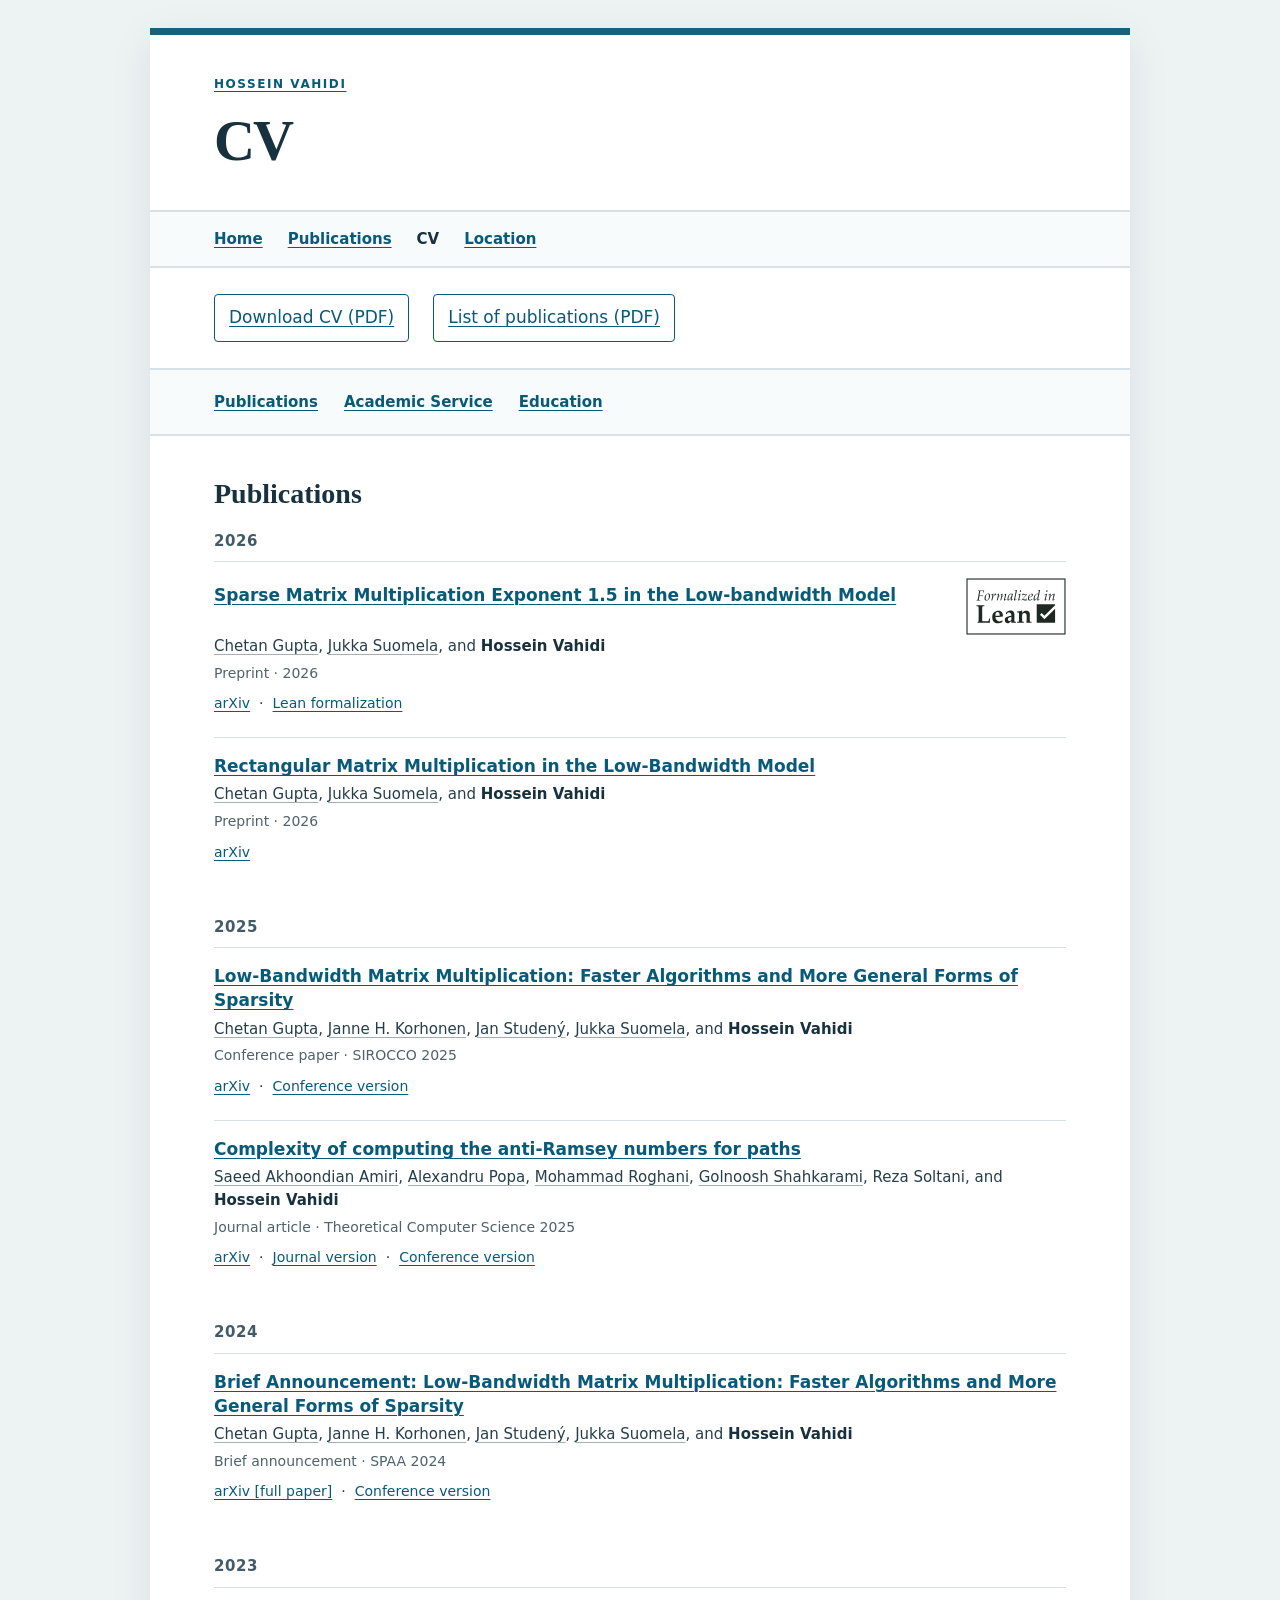
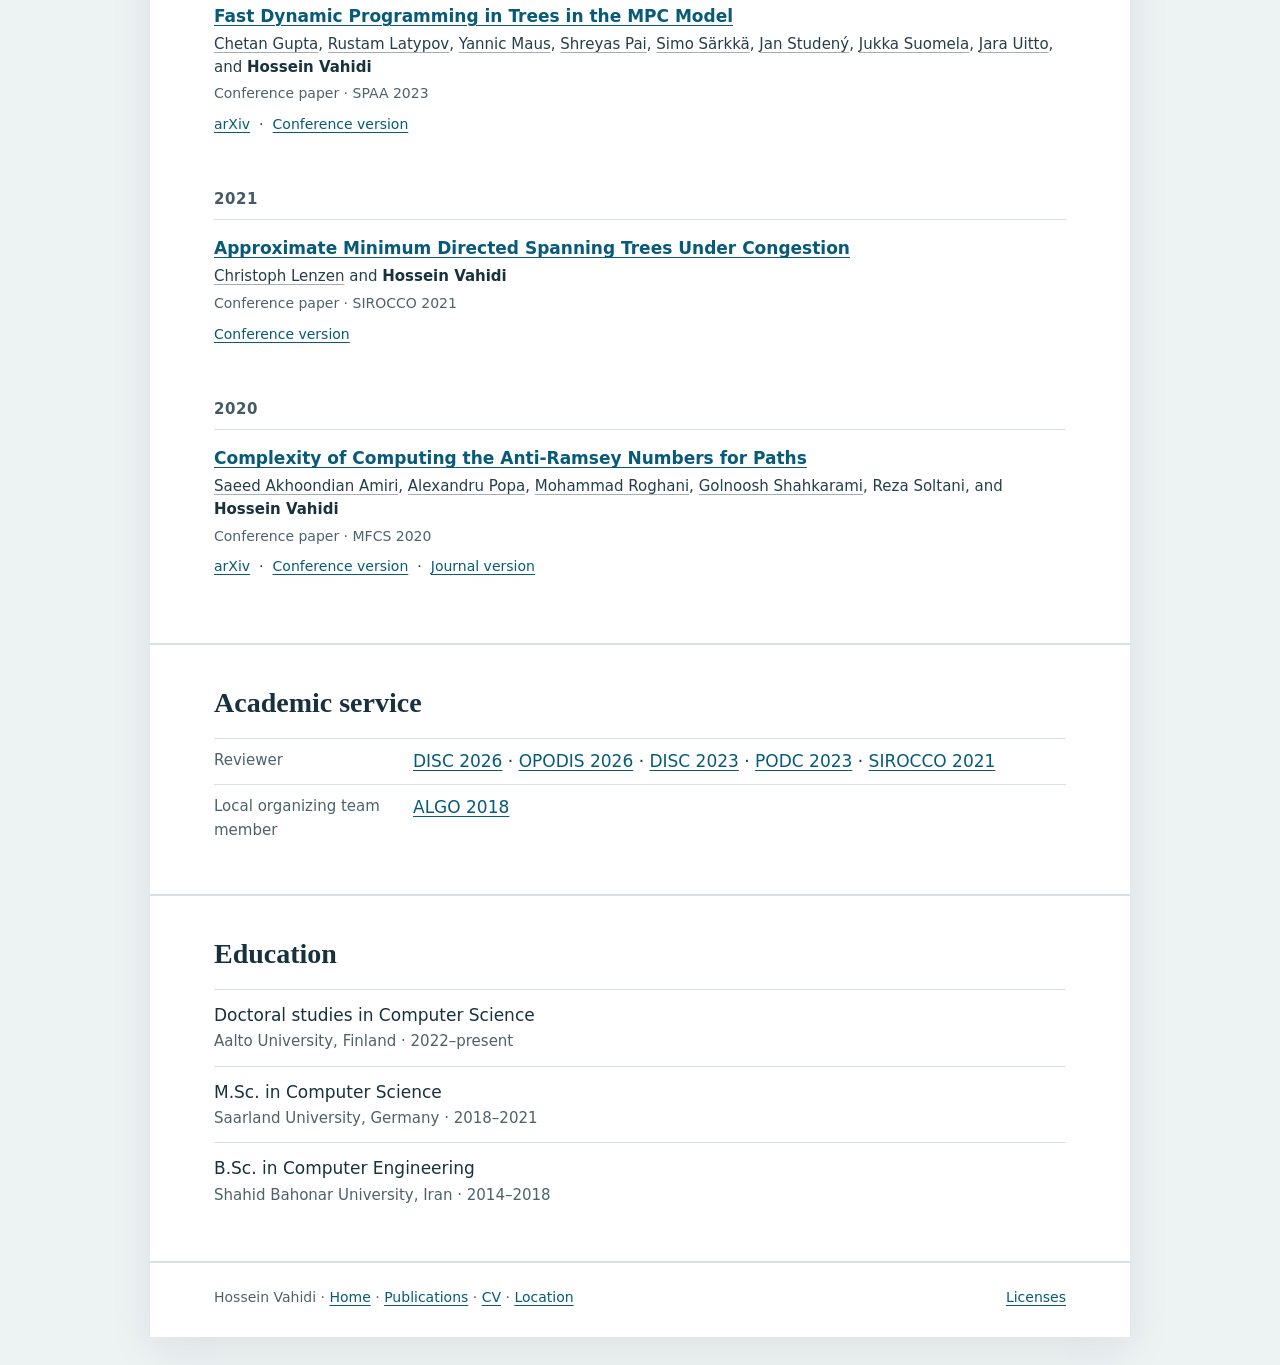
<file: cv.html>
<!doctype html>
<html lang="en">
<head>
  <meta charset="utf-8">
  <meta name="viewport" content="width=device-width, initial-scale=1">
  <meta name="description" content="Academic CV, publications, service, and education of Hossein Vahidi">
  <title>CV · Hossein Vahidi</title>
  <link rel="icon" href="./favicon.ico" sizes="16x16 32x32 48x48 64x64">
  <link rel="icon" href="./assets/images/favicon-192.png" type="image/png" sizes="192x192">
  <link rel="stylesheet" href="./assets/css/site.css">

</head>
<body>
  <a class="skip-link" href="#main">Skip to content</a>
  <div class="page">
    <header class="inner-header"><p class="eyebrow"><a href="./">Hossein Vahidi</a></p><h1>CV</h1></header><nav class="page-nav" aria-label="Main navigation"><a href="./">Home</a><a href="./publications.html">Publications</a><a href="./cv.html" aria-current="page">CV</a><a href="./location.html">Location</a></nav>
    <main id="main"><section class="section page-intro cv-intro" aria-label="CV downloads"><div class="download-links"><a href="downloads/cv-academic.pdf" download>Download CV (PDF)</a><a href="downloads/publications.pdf" download>List of publications (PDF)</a></div></section><nav class="section-tabs" aria-label="CV sections"><a href="#publications">Publications</a><a href="#service">Academic Service</a><a href="#education">Education</a></nav><section id="publications" class="section"><h2>Publications</h2><div class="year-group"><h3>2026</h3><ol class="publication-list"><li class="publication"><div class="paper-title-row"><h4><a href="publications.html#lb-sparse-mm-exponent26">Sparse Matrix Multiplication Exponent 1.5 in the Low-bandwidth Model</a></h4><a class="formalization-badge" href="https://doi.org/10.5281/zenodo.24127514"><img src="assets/images/formalized-in-lean.svg" width="99" height="56" alt="Formalized in Lean (Zenodo)"></a></div><p class="authors"><a class="coauthor-link" href="https://sites.google.com/view/chetan-gupta/home">Chetan Gupta</a>, <a class="coauthor-link" href="https://jukkasuomela.fi/">Jukka Suomela</a>, and <strong>Hossein Vahidi</strong></p><p class="pub-meta">Preprint · 2026</p><p class="version-links"><a href="https://arxiv.org/abs/2611.15201">arXiv</a> <span aria-hidden="true">·</span> <a href="https://doi.org/10.5281/zenodo.24127514">Lean formalization</a></p></li><li class="publication"><h4><a href="publications.html#rectangular-lb-mm26">Rectangular Matrix Multiplication in the Low-Bandwidth Model</a></h4><p class="authors"><a class="coauthor-link" href="https://sites.google.com/view/chetan-gupta/home">Chetan Gupta</a>, <a class="coauthor-link" href="https://jukkasuomela.fi/">Jukka Suomela</a>, and <strong>Hossein Vahidi</strong></p><p class="pub-meta">Preprint · 2026</p><p class="version-links"><a href="https://arxiv.org/abs/2606.04652">arXiv</a></p></li></ol></div><div class="year-group"><h3>2025</h3><ol class="publication-list"><li class="publication"><h4><a href="publications.html#lb-sparse-mm25">Low-Bandwidth Matrix Multiplication: Faster Algorithms and More General Forms of Sparsity</a></h4><p class="authors"><a class="coauthor-link" href="https://sites.google.com/view/chetan-gupta/home">Chetan Gupta</a>, <a class="coauthor-link" href="https://research-explorer.ista.ac.at/person/C5402D42-15BC-11E9-A202-CA2BE6697425">Janne H. Korhonen</a>, <a class="coauthor-link" href="https://sites.google.com/view/janstudeny/">Jan Studený</a>, <a class="coauthor-link" href="https://jukkasuomela.fi/">Jukka Suomela</a>, and <strong>Hossein Vahidi</strong></p><p class="pub-meta">Conference paper · SIROCCO 2025</p><p class="version-links"><a href="https://arxiv.org/abs/2404.15559">arXiv</a> <span aria-hidden="true">·</span> <a href="https://doi.org/10.1007/978-3-031-91736-3_20">Conference version</a></p></li><li class="publication"><h4><a href="publications.html#antiramsey20">Complexity of computing the anti-Ramsey numbers for paths</a></h4><p class="authors"><a class="coauthor-link" href="https://sites.google.com/view/saeedamiri/home">Saeed Akhoondian Amiri</a>, <a class="coauthor-link" href="https://alexpopa.neocities.org/">Alexandru Popa</a>, <a class="coauthor-link" href="https://mohammadroghani.github.io/">Mohammad Roghani</a>, <a class="coauthor-link" href="https://www.mpi-inf.mpg.de/departments/algorithms-complexity/people/current-members/golnoosh-shahkarami">Golnoosh Shahkarami</a>, Reza Soltani, and <strong>Hossein Vahidi</strong></p><p class="pub-meta">Journal article · Theoretical Computer Science 2025</p><p class="version-links"><a href="https://arxiv.org/abs/1810.08004">arXiv</a> <span aria-hidden="true">·</span> <a href="https://doi.org/10.1016/j.tcs.2025.115271">Journal version</a> <span aria-hidden="true">·</span> <a href="https://drops.dagstuhl.de/entities/document/10.4230/LIPIcs.MFCS.2020.6">Conference version</a></p></li></ol></div><div class="year-group"><h3>2024</h3><ol class="publication-list"><li class="publication"><h4><a href="publications.html#lb-sparse-mm-spaa24">Brief Announcement: Low-Bandwidth Matrix Multiplication: Faster Algorithms and More General Forms of Sparsity</a></h4><p class="authors"><a class="coauthor-link" href="https://sites.google.com/view/chetan-gupta/home">Chetan Gupta</a>, <a class="coauthor-link" href="https://research-explorer.ista.ac.at/person/C5402D42-15BC-11E9-A202-CA2BE6697425">Janne H. Korhonen</a>, <a class="coauthor-link" href="https://sites.google.com/view/janstudeny/">Jan Studený</a>, <a class="coauthor-link" href="https://jukkasuomela.fi/">Jukka Suomela</a>, and <strong>Hossein Vahidi</strong></p><p class="pub-meta">Brief announcement · SPAA 2024</p><p class="version-links"><a href="https://arxiv.org/abs/2404.15559">arXiv [full paper]</a> <span aria-hidden="true">·</span> <a href="https://doi.org/10.1145/3626183.3660270">Conference version</a></p></li></ol></div><div class="year-group"><h3>2023</h3><ol class="publication-list"><li class="publication"><h4><a href="publications.html#mpc_dp_trees23">Fast Dynamic Programming in Trees in the MPC Model</a></h4><p class="authors"><a class="coauthor-link" href="https://sites.google.com/view/chetan-gupta/home">Chetan Gupta</a>, <a class="coauthor-link" href="https://rustamlatypov.github.io/">Rustam Latypov</a>, <a class="coauthor-link" href="https://academia.yannicmaus.de/">Yannic Maus</a>, <a class="coauthor-link" href="https://shreyaspai.com/">Shreyas Pai</a>, <a class="coauthor-link" href="https://users.aalto.fi/~ssarkka/">Simo Särkkä</a>, <a class="coauthor-link" href="https://sites.google.com/view/janstudeny/">Jan Studený</a>, <a class="coauthor-link" href="https://jukkasuomela.fi/">Jukka Suomela</a>, <a class="coauthor-link" href="https://users.aalto.fi/~uittoj3/">Jara Uitto</a>, and <strong>Hossein Vahidi</strong></p><p class="pub-meta">Conference paper · SPAA 2023</p><p class="version-links"><a href="https://arxiv.org/abs/2305.03693">arXiv</a> <span aria-hidden="true">·</span> <a href="https://doi.org/10.1145/3558481.3591098">Conference version</a></p></li></ol></div><div class="year-group"><h3>2021</h3><ol class="publication-list"><li class="publication"><h4><a href="publications.html#congest-mdst21">Approximate Minimum Directed Spanning Trees Under Congestion</a></h4><p class="authors"><a class="coauthor-link" href="https://sites.google.com/view/christoph-lenzen">Christoph Lenzen</a> and <strong>Hossein Vahidi</strong></p><p class="pub-meta">Conference paper · SIROCCO 2021</p><p class="version-links"><a href="https://doi.org/10.1007/978-3-030-79527-6_20">Conference version</a></p></li></ol></div><div class="year-group"><h3>2020</h3><ol class="publication-list"><li class="publication"><h4><a href="publications.html#antiramsey-mfcs20">Complexity of Computing the Anti-Ramsey Numbers for Paths</a></h4><p class="authors"><a class="coauthor-link" href="https://sites.google.com/view/saeedamiri/home">Saeed Akhoondian Amiri</a>, <a class="coauthor-link" href="https://alexpopa.neocities.org/">Alexandru Popa</a>, <a class="coauthor-link" href="https://mohammadroghani.github.io/">Mohammad Roghani</a>, <a class="coauthor-link" href="https://www.mpi-inf.mpg.de/departments/algorithms-complexity/people/current-members/golnoosh-shahkarami">Golnoosh Shahkarami</a>, Reza Soltani, and <strong>Hossein Vahidi</strong></p><p class="pub-meta">Conference paper · MFCS 2020</p><p class="version-links"><a href="https://arxiv.org/abs/1810.08004">arXiv</a> <span aria-hidden="true">·</span> <a href="https://drops.dagstuhl.de/entities/document/10.4230/LIPIcs.MFCS.2020.6">Conference version</a> <span aria-hidden="true">·</span> <a href="https://doi.org/10.1016/j.tcs.2025.115271">Journal version</a></p></li></ol></div></section><section id="service" class="section"><h2>Academic service</h2><dl class="service-list"><div class="service-row"><dt>Reviewer</dt><dd><a href="https://www.disc-conference.org/wp/disc2026/">DISC 2026</a> <span aria-hidden="true">·</span> <a href="https://opodis26.software.imdea.org/">OPODIS 2026</a> <span aria-hidden="true">·</span> <a href="https://drops.dagstuhl.de/entities/document/10.4230/LIPIcs.DISC.2023.0">DISC 2023</a> <span aria-hidden="true">·</span> <a href="https://www.podc.org/podc2023/">PODC 2023</a> <span aria-hidden="true">·</span> <a href="https://link.springer.com/book/10.1007/978-3-030-79527-6">SIROCCO 2021</a></dd></div><div class="service-row"><dt>Local organizing team member</dt><dd><a href="https://algo2018.hiit.fi/committees/">ALGO 2018</a></dd></div></dl></section><section id="education" class="section"><h2>Education</h2><ul class="simple-list"><li class="simple-item"><span>Doctoral studies in Computer Science</span><span class="item-detail">Aalto University, Finland · 2022–present</span></li><li class="simple-item"><span>M.Sc. in Computer Science</span><span class="item-detail">Saarland University, Germany · 2018–2021</span></li><li class="simple-item"><span>B.Sc. in Computer Engineering</span><span class="item-detail">Shahid Bahonar University, Iran · 2014–2018</span></li></ul></section></main>
    <footer class="footer"><span class="footer-navigation">Hossein Vahidi · <a href="./">Home</a> · <a href="./publications.html">Publications</a> · <a href="./cv.html">CV</a> · <a href="./location.html">Location</a></span><a class="footer-licenses" href="./assets/ICON-LICENSE.txt">Licenses</a></footer>
  </div>
</body>
</html>
</file>
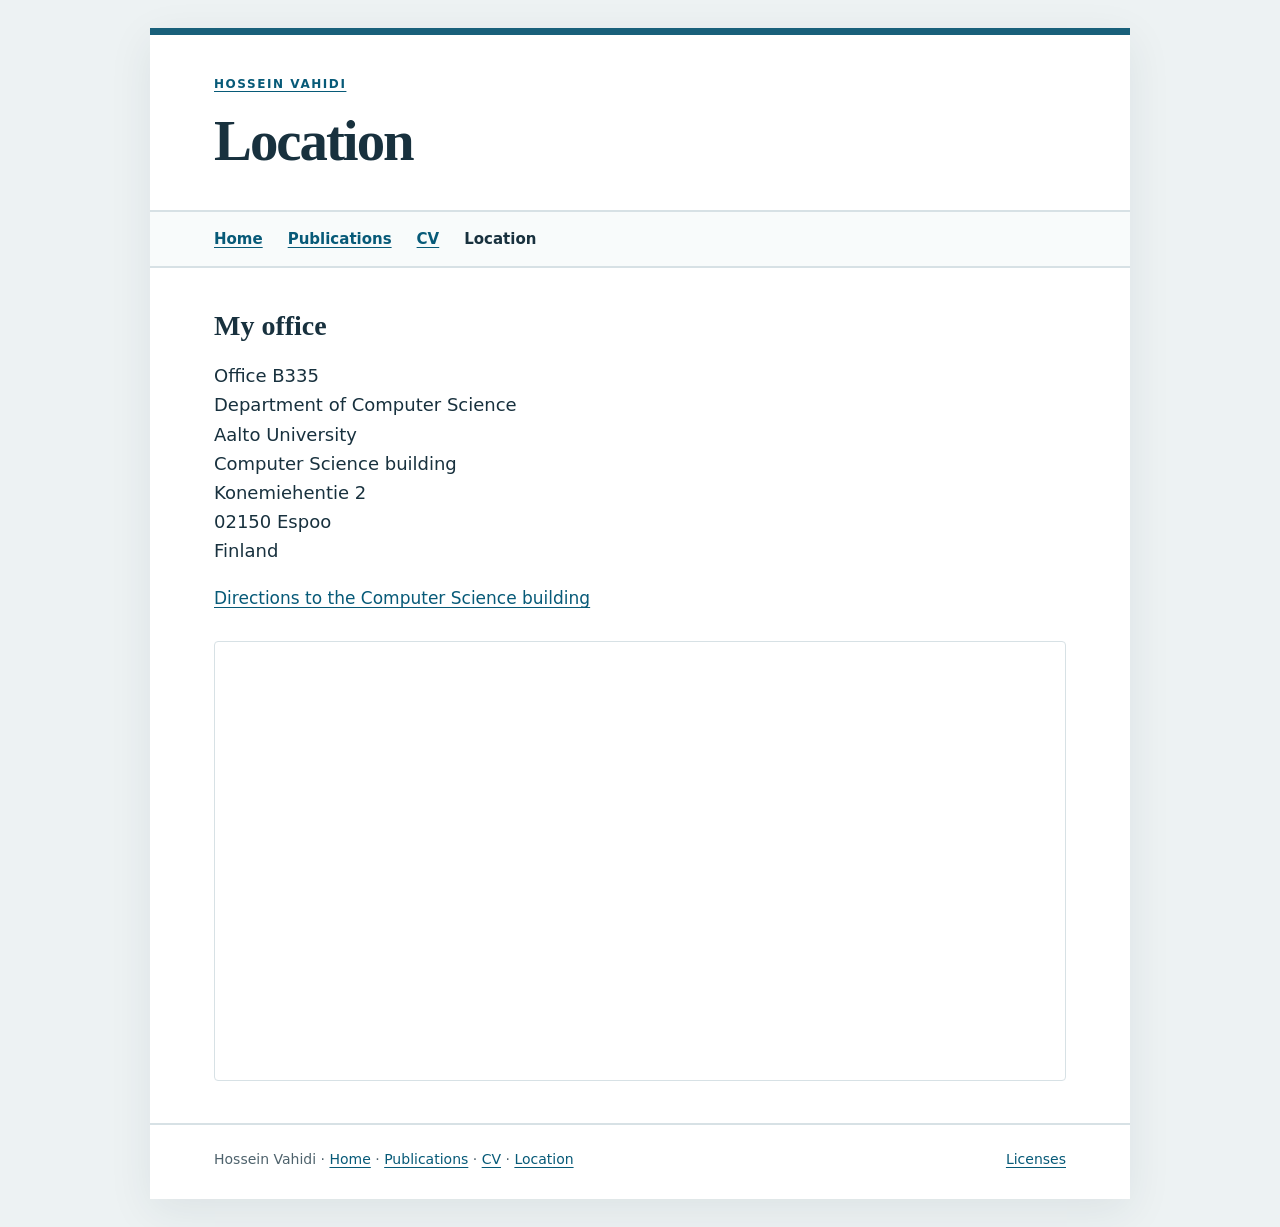
<file: location.html>
<!doctype html>
<html lang="en">
<head>
  <meta charset="utf-8">
  <meta name="viewport" content="width=device-width, initial-scale=1">
  <meta name="description" content="Office location and directions for Hossein Vahidi">
  <title>Location · Hossein Vahidi</title>
  <link rel="icon" href="./favicon.ico" sizes="16x16 32x32 48x48 64x64">
  <link rel="icon" href="./assets/images/favicon-192.png" type="image/png" sizes="192x192">
  <link rel="stylesheet" href="./assets/css/site.css">

</head>
<body>
  <a class="skip-link" href="#main">Skip to content</a>
  <div class="page">
    <header class="inner-header"><p class="eyebrow"><a href="./">Hossein Vahidi</a></p><h1>Location</h1></header><nav class="page-nav" aria-label="Main navigation"><a href="./">Home</a><a href="./publications.html">Publications</a><a href="./cv.html">CV</a><a href="./location.html" aria-current="page">Location</a></nav>
    <main id="main"><section class="section"><h2>My office</h2><address>Office B335<br>Department of Computer Science<br>Aalto University<br>Computer Science building<br>Konemiehentie 2<br>02150 Espoo<br>Finland</address><p><a href="https://www.google.com/maps/dir/?api=1&amp;destination=Konemiehentie+2%2C+02150+Espoo%2C+Finland">Directions to the Computer Science building</a></p><iframe class="location-map" title="Map of the Aalto University Computer Science building" src="https://www.google.com/maps/embed?pb=!1m18!1m12!1m3!1d714.4933320196518!2d24.819689!3d60.186592!2m3!1f0!2f0!3f0!3m2!1i1024!2i768!4f13.1!3m3!1m2!1s0x468df5eb42cdce71%3A0xb91d25a6b2e27680!2sAalto%20University%20Computer%20Science%20Building!5e0!3m2!1sen!2sfi!4v1789734433076!5m2!1sen!2sfi" loading="lazy" referrerpolicy="no-referrer" allowfullscreen></iframe></section></main>
    <footer class="footer"><span class="footer-navigation">Hossein Vahidi · <a href="./">Home</a> · <a href="./publications.html">Publications</a> · <a href="./cv.html">CV</a> · <a href="./location.html">Location</a></span><a class="footer-licenses" href="./assets/ICON-LICENSE.txt">Licenses</a></footer>
  </div>
</body>
</html>
</file>
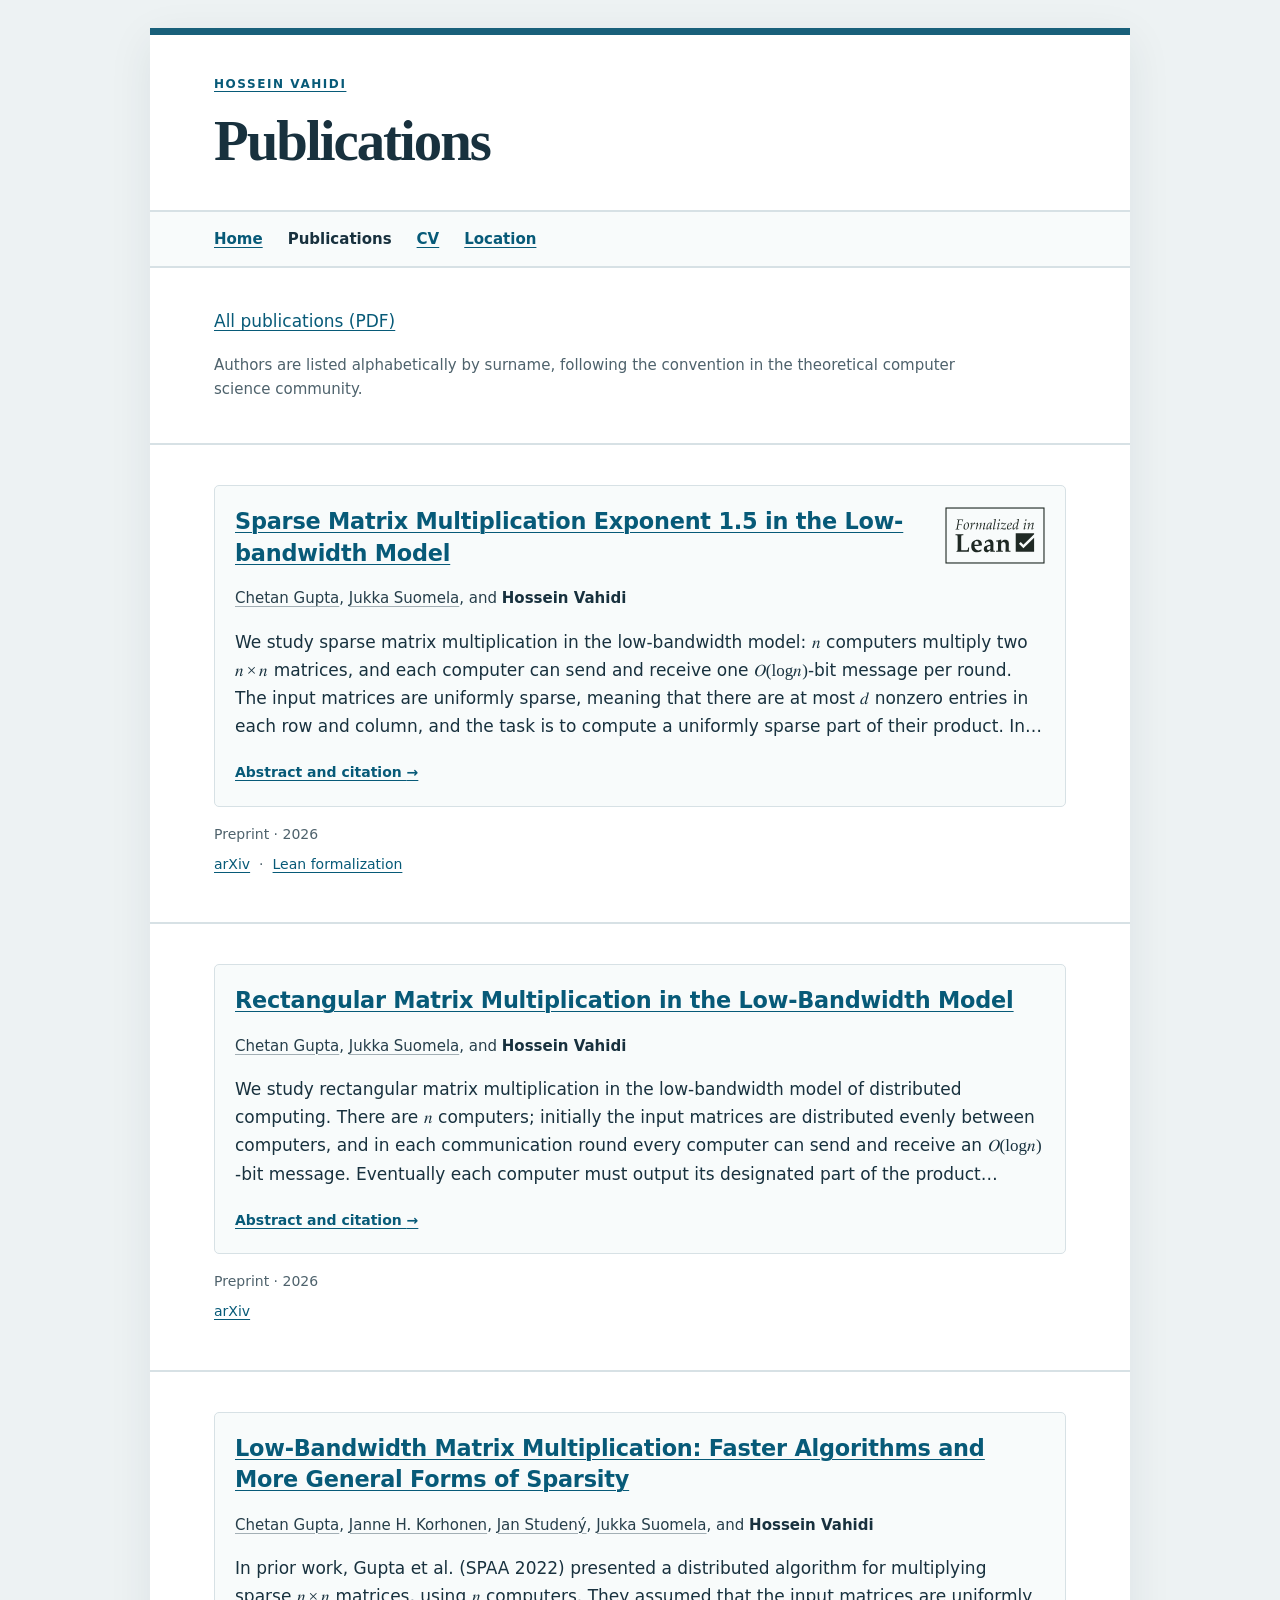
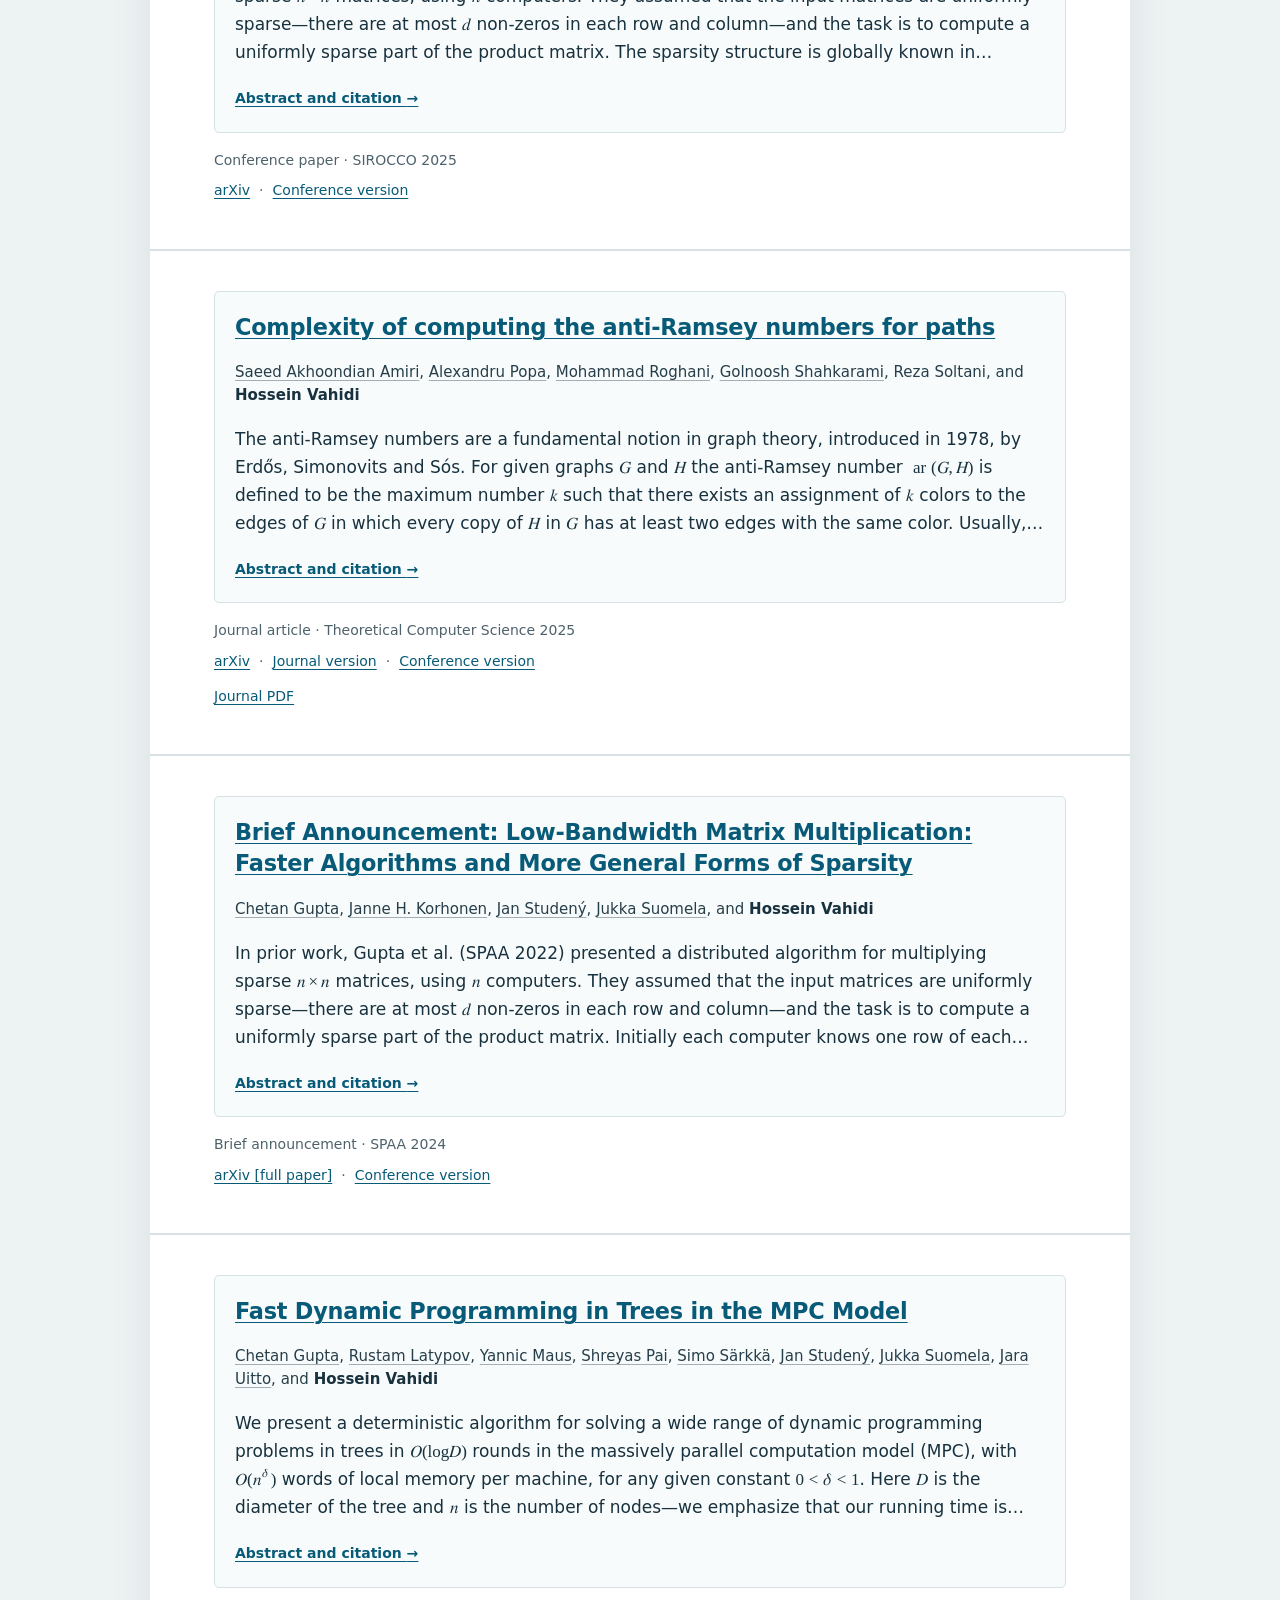
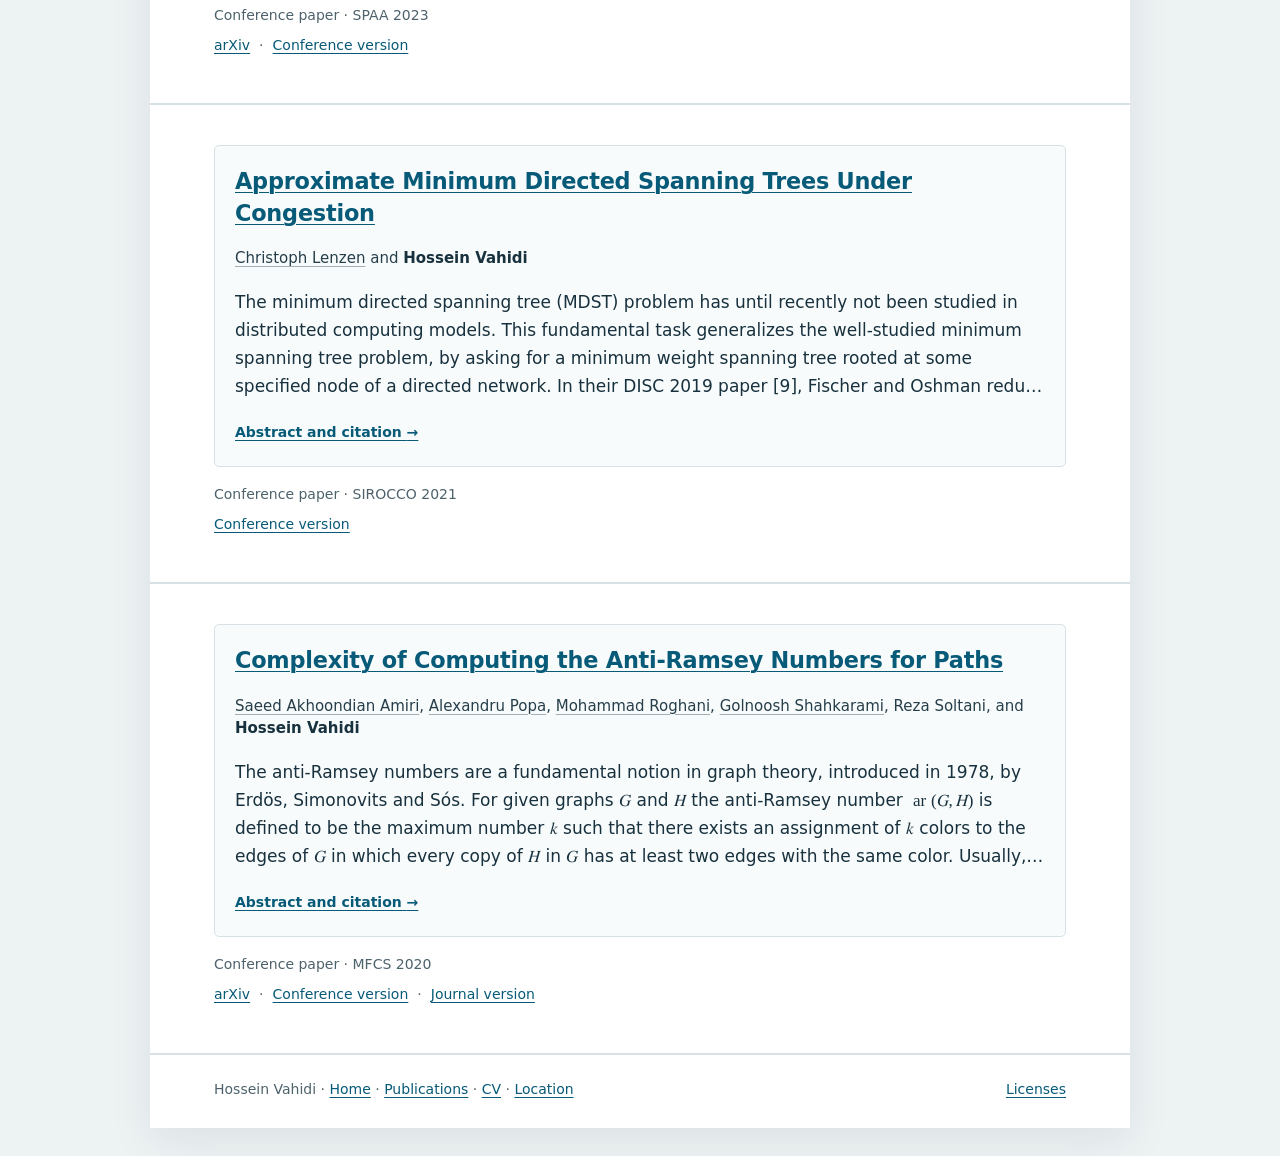
<file: publications.html>
<!doctype html>
<html lang="en">
<head>
  <meta charset="utf-8">
  <meta name="viewport" content="width=device-width, initial-scale=1">
  <meta name="description" content="Research papers by Hossein Vahidi">
  <title>Publications · Hossein Vahidi</title>
  <link rel="icon" href="./favicon.ico" sizes="16x16 32x32 48x48 64x64">
  <link rel="icon" href="./assets/images/favicon-192.png" type="image/png" sizes="192x192">
  <link rel="stylesheet" href="./assets/css/site.css">

</head>
<body>
  <a class="skip-link" href="#main">Skip to content</a>
  <div class="page">
    <header class="inner-header"><p class="eyebrow"><a href="./">Hossein Vahidi</a></p><h1>Publications</h1></header><nav class="page-nav" aria-label="Main navigation"><a href="./">Home</a><a href="./publications.html" aria-current="page">Publications</a><a href="./cv.html">CV</a><a href="./location.html">Location</a></nav>
    <main id="main"><section class="section page-intro"><p><a href="downloads/publications.pdf" download>All publications (PDF)</a></p><p class="section-note">Authors are listed alphabetically by surname, following the convention in the theoretical computer science community.</p></section><section class="section paper-detail" id="lb-sparse-mm-exponent26"><div class="paper-summary-card"><div class="paper-title-row"><h2 id="lb-sparse-mm-exponent26-title"><a class="paper-title-link" href="papers/lb-sparse-mm-exponent26/" aria-describedby="lb-sparse-mm-exponent26-action">Sparse Matrix Multiplication Exponent 1.5 in the Low-bandwidth Model</a></h2><a class="formalization-badge" href="https://doi.org/10.5281/zenodo.24127514"><img src="assets/images/formalized-in-lean.svg" width="99" height="56" alt="Formalized in Lean (Zenodo)"></a></div><p class="authors"><a class="coauthor-link" href="https://sites.google.com/view/chetan-gupta/home">Chetan Gupta</a>, <a class="coauthor-link" href="https://jukkasuomela.fi/">Jukka Suomela</a>, and <strong>Hossein Vahidi</strong></p><div class="paper-abstract-preview"><p>We study sparse matrix multiplication in the low-bandwidth model: <math xmlns="http://www.w3.org/1998/Math/MathML" display="inline"><mrow><mi>n</mi></mrow></math> computers multiply two <math xmlns="http://www.w3.org/1998/Math/MathML" display="inline"><mrow><mi>n</mi><mo>&#x000D7;</mo><mi>n</mi></mrow></math> matrices, and each computer can send and receive one <math xmlns="http://www.w3.org/1998/Math/MathML" display="inline"><mrow><mi>O</mi><mo stretchy="false">&#x00028;</mo><mi>log</mi><mi>n</mi><mo stretchy="false">&#x00029;</mo></mrow></math>-bit message per round. The input matrices are uniformly sparse, meaning that there are at most <math xmlns="http://www.w3.org/1998/Math/MathML" display="inline"><mrow><mi>d</mi></mrow></math> nonzero entries in each row and column, and the task is to compute a uniformly sparse part of their product.</p>
<p>In prior work, Gupta et al.~(SPAA 2022) presented an <math xmlns="http://www.w3.org/1998/Math/MathML" display="inline"><mrow><mi>O</mi><mo stretchy="false">&#x00028;</mo><msup><mi>d</mi><mrow><mn>1.907</mn></mrow></msup><mo stretchy="false">&#x00029;</mo></mrow></math>-round algorithm over fields for this problem when the sparsity structure is globally known in advance (this is referred to as the supported setting). The upper bound was later improved to <math xmlns="http://www.w3.org/1998/Math/MathML" display="inline"><mrow><mi>O</mi><mo stretchy="false">&#x00028;</mo><msup><mi>d</mi><mrow><mn>1.832</mn></mrow></msup><mo stretchy="false">&#x00029;</mo></mrow></math> rounds.</p>
<p>In this work, we give a deterministic algorithm that solves this problem in <math xmlns="http://www.w3.org/1998/Math/MathML" display="inline"><mrow><mi>O</mi><mo stretchy="false">&#x00028;</mo><msup><mi>d</mi><mrow><mn>3</mn><mo>&#x0002F;</mo><mn>2</mn></mrow></msup><mo stretchy="false">&#x00029;</mo></mrow></math> rounds in the supported setting, improving the previous bounds over fields and semirings.</p></div><span class="paper-summary-action" id="lb-sparse-mm-exponent26-action">Abstract and citation <span aria-hidden="true">→</span></span></div><ul class="paper-versions" aria-label="Paper versions"><li><span>Preprint · 2026</span><p class="version-links"><a href="https://arxiv.org/abs/2611.15201">arXiv</a> <span aria-hidden="true">·</span> <a href="https://doi.org/10.5281/zenodo.24127514">Lean formalization</a></p></li></ul></section><section class="section paper-detail" id="rectangular-lb-mm26"><div class="paper-summary-card"><h2 id="rectangular-lb-mm26-title"><a class="paper-title-link" href="papers/rectangular-lb-mm26/" aria-describedby="rectangular-lb-mm26-action">Rectangular Matrix Multiplication in the Low-Bandwidth Model</a></h2><p class="authors"><a class="coauthor-link" href="https://sites.google.com/view/chetan-gupta/home">Chetan Gupta</a>, <a class="coauthor-link" href="https://jukkasuomela.fi/">Jukka Suomela</a>, and <strong>Hossein Vahidi</strong></p><div class="paper-abstract-preview"><p>We study rectangular matrix multiplication in the low-bandwidth model of distributed computing. There are <math xmlns="http://www.w3.org/1998/Math/MathML" display="inline"><mrow><mi>n</mi></mrow></math> computers; initially the input matrices are distributed evenly between computers, and in each communication round every computer can send and receive an <math xmlns="http://www.w3.org/1998/Math/MathML" display="inline"><mrow><mi>O</mi><mo stretchy="false">&#x00028;</mo><mi>log</mi><mi>n</mi><mo stretchy="false">&#x00029;</mo></mrow></math>-bit message. Eventually each computer must output its designated part of the product matrix.</p>
<p>While prior work has focused primarily on square <math xmlns="http://www.w3.org/1998/Math/MathML" display="inline"><mrow><mi>n</mi><mo>&#x000D7;</mo><mi>n</mi></mrow></math> multiplication under various sparsity assumptions, we study rectangular instances with no sparsity assumption. We denote by <math xmlns="http://www.w3.org/1998/Math/MathML" display="inline"><mrow><mi>&#x027E8;</mi><mi>a</mi><mo>&#x0002C;</mo><mi>b</mi><mo>&#x0002C;</mo><mi>c</mi><mi>&#x027E9;</mi></mrow></math> the task of multiplying an <math xmlns="http://www.w3.org/1998/Math/MathML" display="inline"><mrow><mi>a</mi><mo>&#x000D7;</mo><mi>b</mi></mrow></math> matrix by a <math xmlns="http://www.w3.org/1998/Math/MathML" display="inline"><mrow><mi>b</mi><mo>&#x000D7;</mo><mi>c</mi></mrow></math> matrix in this model. We concentrate on two natural aspect ratios, <math xmlns="http://www.w3.org/1998/Math/MathML" display="inline"><mrow><mi>&#x027E8;</mi><mi>n</mi><mo>&#x0002C;</mo><mi>d</mi><mo>&#x0002C;</mo><mi>n</mi><mi>&#x027E9;</mi></mrow></math> and <math xmlns="http://www.w3.org/1998/Math/MathML" display="inline"><mrow><mi>&#x027E8;</mi><mi>d</mi><mo>&#x0002C;</mo><mi>n</mi><mo>&#x0002C;</mo><mi>d</mi><mi>&#x027E9;</mi></mrow></math>, for <math xmlns="http://www.w3.org/1998/Math/MathML" display="inline"><mrow><mi>d</mi><mo>&#x02264;</mo><mi>n</mi></mrow></math>, and we study how the round complexity depends on <math xmlns="http://www.w3.org/1998/Math/MathML" display="inline"><mrow><mi>n</mi></mrow></math> and <math xmlns="http://www.w3.org/1998/Math/MathML" display="inline"><mrow><mi>d</mi></mrow></math>.</p>
<p>When <math xmlns="http://www.w3.org/1998/Math/MathML" display="inline"><mrow><mi>d</mi><mo>&#x02192;</mo><mi>n</mi></mrow></math>, both <math xmlns="http://www.w3.org/1998/Math/MathML" display="inline"><mrow><mi>&#x027E8;</mi><mi>n</mi><mo>&#x0002C;</mo><mi>d</mi><mo>&#x0002C;</mo><mi>n</mi><mi>&#x027E9;</mi></mrow></math> and <math xmlns="http://www.w3.org/1998/Math/MathML" display="inline"><mrow><mi>&#x027E8;</mi><mi>d</mi><mo>&#x0002C;</mo><mi>n</mi><mo>&#x0002C;</mo><mi>d</mi><mi>&#x027E9;</mi></mrow></math> approach <math xmlns="http://www.w3.org/1998/Math/MathML" display="inline"><mrow><mi>&#x027E8;</mi><mi>n</mi><mo>&#x0002C;</mo><mi>n</mi><mo>&#x0002C;</mo><mi>n</mi><mi>&#x027E9;</mi></mrow></math>, which is the usual task of multiplying square matrices. If we consider multiplication over semirings, the current best upper bound in that case is <math xmlns="http://www.w3.org/1998/Math/MathML" display="inline"><mrow><mi>O</mi><mo stretchy="false">&#x00028;</mo><msup><mi>n</mi><mrow><mn>4</mn><mo>&#x0002F;</mo><mn>3</mn></mrow></msup><mo stretchy="false">&#x00029;</mo></mrow></math> rounds, and there is a trivial unconditional lower bound of <math xmlns="http://www.w3.org/1998/Math/MathML" display="inline"><mrow><mi>&#x003A9;</mi><mo stretchy="false">&#x00028;</mo><mi>n</mi><mo stretchy="false">&#x00029;</mo></mrow></math>.</p>
<p>We show that for <math xmlns="http://www.w3.org/1998/Math/MathML" display="inline"><mrow><mi>&#x027E8;</mi><mi>d</mi><mo>&#x0002C;</mo><mi>n</mi><mo>&#x0002C;</mo><mi>d</mi><mi>&#x027E9;</mi></mrow></math>, we can achieve the complexity of <math xmlns="http://www.w3.org/1998/Math/MathML" display="inline"><mrow><mover><mi>O</mi><mo stretchy="false">&#x0007E;</mo></mover><mo stretchy="false">&#x00028;</mo><msup><mi>d</mi><mrow><mn>4</mn><mo>&#x0002F;</mo><mn>3</mn></mrow></msup><mo stretchy="false">&#x00029;</mo></mrow></math>, which seems like a natural generalization of the upper bound <math xmlns="http://www.w3.org/1998/Math/MathML" display="inline"><mrow><mover><mi>O</mi><mo stretchy="false">&#x0007E;</mo></mover><mo stretchy="false">&#x00028;</mo><msup><mi>n</mi><mrow><mn>4</mn><mo>&#x0002F;</mo><mn>3</mn></mrow></msup><mo stretchy="false">&#x00029;</mo></mrow></math> when <math xmlns="http://www.w3.org/1998/Math/MathML" display="inline"><mrow><mi>d</mi><mo>&#x0003D;</mo><mi>n</mi></mrow></math>. However, the case of <math xmlns="http://www.w3.org/1998/Math/MathML" display="inline"><mrow><mi>&#x027E8;</mi><mi>n</mi><mo>&#x0002C;</mo><mi>d</mi><mo>&#x0002C;</mo><mi>n</mi><mi>&#x027E9;</mi></mrow></math> is fundamentally different, and also exhibits a phase transition. We show that for <math xmlns="http://www.w3.org/1998/Math/MathML" display="inline"><mrow><mi>d</mi><mo>&#x02264;</mo><msqrt><mrow><mi>n</mi></mrow></msqrt></mrow></math>, the complexity of <math xmlns="http://www.w3.org/1998/Math/MathML" display="inline"><mrow><mi>&#x027E8;</mi><mi>n</mi><mo>&#x0002C;</mo><mi>d</mi><mo>&#x0002C;</mo><mi>n</mi><mi>&#x027E9;</mi></mrow></math> is <math xmlns="http://www.w3.org/1998/Math/MathML" display="inline"><mrow><mi>&#x00398;</mi><mo stretchy="false">&#x00028;</mo><mi>d</mi><msqrt><mrow><mi>n</mi></mrow></msqrt><mo stretchy="false">&#x00029;</mo></mrow></math>; we have matching upper and lower bounds. However, the behavior is genuinely different in the region <math xmlns="http://www.w3.org/1998/Math/MathML" display="inline"><mrow><mi>d</mi><mo>&#x02265;</mo><msqrt><mrow><mi>n</mi></mrow></msqrt></mrow></math>, where the upper bound is <math xmlns="http://www.w3.org/1998/Math/MathML" display="inline"><mrow><mi>O</mi><mo stretchy="false">&#x00028;</mo><msup><mi>d</mi><mrow><mn>2</mn><mo>&#x0002F;</mo><mn>3</mn></mrow></msup><msup><mi>n</mi><mrow><mn>2</mn><mo>&#x0002F;</mo><mn>3</mn></mrow></msup><mo stretchy="false">&#x00029;</mo></mrow></math>.</p></div><span class="paper-summary-action" id="rectangular-lb-mm26-action">Abstract and citation <span aria-hidden="true">→</span></span></div><ul class="paper-versions" aria-label="Paper versions"><li><span>Preprint · 2026</span><p class="version-links"><a href="https://arxiv.org/abs/2606.04652">arXiv</a></p></li></ul></section><section class="section paper-detail" id="lb-sparse-mm25"><div class="paper-summary-card"><h2 id="lb-sparse-mm25-title"><a class="paper-title-link" href="papers/lb-sparse-mm25/" aria-describedby="lb-sparse-mm25-action">Low-Bandwidth Matrix Multiplication: Faster Algorithms and More General Forms of Sparsity</a></h2><p class="authors"><a class="coauthor-link" href="https://sites.google.com/view/chetan-gupta/home">Chetan Gupta</a>, <a class="coauthor-link" href="https://research-explorer.ista.ac.at/person/C5402D42-15BC-11E9-A202-CA2BE6697425">Janne H. Korhonen</a>, <a class="coauthor-link" href="https://sites.google.com/view/janstudeny/">Jan Studený</a>, <a class="coauthor-link" href="https://jukkasuomela.fi/">Jukka Suomela</a>, and <strong>Hossein Vahidi</strong></p><div class="paper-abstract-preview"><p>In prior work, Gupta et al. (SPAA 2022) presented a distributed algorithm for multiplying sparse <math xmlns="http://www.w3.org/1998/Math/MathML" display="inline"><mrow><mi>n</mi><mo>&#x000D7;</mo><mi>n</mi></mrow></math> matrices, using <math xmlns="http://www.w3.org/1998/Math/MathML" display="inline"><mrow><mi>n</mi></mrow></math> computers. They assumed that the input matrices are uniformly sparse—there are at most <math xmlns="http://www.w3.org/1998/Math/MathML" display="inline"><mrow><mi>d</mi></mrow></math> non-zeros in each row and column—and the task is to compute a uniformly sparse part of the product matrix. The sparsity structure is globally known in advance (this is the supported setting).</p>
<p>As input, each computer receives one row of each input matrix, and each computer needs to output one row of the product matrix. In each communication round each computer can send and receive one <math xmlns="http://www.w3.org/1998/Math/MathML" display="inline"><mrow><mi>O</mi><mo stretchy="false">&#x00028;</mo><mi>log</mi><mi>n</mi><mo stretchy="false">&#x00029;</mo></mrow></math>-bit message. Their algorithm solves this task in <math xmlns="http://www.w3.org/1998/Math/MathML" display="inline"><mrow><mi>O</mi><mo stretchy="false">&#x00028;</mo><msup><mi>d</mi><mrow><mn>1.907</mn></mrow></msup><mo stretchy="false">&#x00029;</mo></mrow></math> rounds, while the trivial bound is <math xmlns="http://www.w3.org/1998/Math/MathML" display="inline"><mrow><mi>O</mi><mo stretchy="false">&#x00028;</mo><msup><mi>d</mi><mn>2</mn></msup><mo stretchy="false">&#x00029;</mo></mrow></math>. We improve on the prior work in two dimensions: First, we show that we can solve the same task faster, in only <math xmlns="http://www.w3.org/1998/Math/MathML" display="inline"><mrow><mi>O</mi><mo stretchy="false">&#x00028;</mo><msup><mi>d</mi><mrow><mn>1.832</mn></mrow></msup><mo stretchy="false">&#x00029;</mo></mrow></math> rounds.</p>
<p>Second, we explore what happens when matrices are not uniformly sparse. We consider the following alternative notions of sparsity: row-sparse matrices (at most <math xmlns="http://www.w3.org/1998/Math/MathML" display="inline"><mrow><mi>d</mi></mrow></math> non-zeros per row), column-sparse matrices, matrices with bounded degeneracy (we can recursively delete a row or column with at most <math xmlns="http://www.w3.org/1998/Math/MathML" display="inline"><mrow><mi>d</mi></mrow></math> non-zeros), average-sparse matrices (at most <math xmlns="http://www.w3.org/1998/Math/MathML" display="inline"><mrow><mi>d</mi><mi>n</mi></mrow></math> non-zeros in total), and general matrices.</p>
<p>We present a near-complete classification of the complexity of matrix multiplication in the above setting for all combinations of these notions of sparsity.</p></div><span class="paper-summary-action" id="lb-sparse-mm25-action">Abstract and citation <span aria-hidden="true">→</span></span></div><ul class="paper-versions" aria-label="Paper versions"><li><span>Conference paper · SIROCCO 2025</span><p class="version-links"><a href="https://arxiv.org/abs/2404.15559">arXiv</a> <span aria-hidden="true">·</span> <a href="https://doi.org/10.1007/978-3-031-91736-3_20">Conference version</a></p></li></ul></section><section class="section paper-detail" id="antiramsey20"><div class="paper-summary-card"><h2 id="antiramsey20-title"><a class="paper-title-link" href="papers/antiramsey20/" aria-describedby="antiramsey20-action">Complexity of computing the anti-Ramsey numbers for paths</a></h2><p class="authors"><a class="coauthor-link" href="https://sites.google.com/view/saeedamiri/home">Saeed Akhoondian Amiri</a>, <a class="coauthor-link" href="https://alexpopa.neocities.org/">Alexandru Popa</a>, <a class="coauthor-link" href="https://mohammadroghani.github.io/">Mohammad Roghani</a>, <a class="coauthor-link" href="https://www.mpi-inf.mpg.de/departments/algorithms-complexity/people/current-members/golnoosh-shahkarami">Golnoosh Shahkarami</a>, Reza Soltani, and <strong>Hossein Vahidi</strong></p><div class="paper-abstract-preview"><p>The anti-Ramsey numbers are a fundamental notion in graph theory, introduced in 1978, by Erdős, Simonovits and Sós. For given graphs <math xmlns="http://www.w3.org/1998/Math/MathML" display="inline"><mrow><mi>G</mi></mrow></math> and <math xmlns="http://www.w3.org/1998/Math/MathML" display="inline"><mrow><mi>H</mi></mrow></math> the anti-Ramsey number <math xmlns="http://www.w3.org/1998/Math/MathML" display="inline"><mrow><mo>ar</mo><mo stretchy="false">&#x00028;</mo><mi>G</mi><mo>&#x0002C;</mo><mi>H</mi><mo stretchy="false">&#x00029;</mo></mrow></math> is defined to be the maximum number <math xmlns="http://www.w3.org/1998/Math/MathML" display="inline"><mrow><mi>k</mi></mrow></math> such that there exists an assignment of <math xmlns="http://www.w3.org/1998/Math/MathML" display="inline"><mrow><mi>k</mi></mrow></math> colors to the edges of <math xmlns="http://www.w3.org/1998/Math/MathML" display="inline"><mrow><mi>G</mi></mrow></math> in which every copy of <math xmlns="http://www.w3.org/1998/Math/MathML" display="inline"><mrow><mi>H</mi></mrow></math> in <math xmlns="http://www.w3.org/1998/Math/MathML" display="inline"><mrow><mi>G</mi></mrow></math> has at least two edges with the same color.</p>
<p>Usually, combinatorists study extremal values of anti-Ramsey numbers for various classes of graphs. There are works on the computational complexity of the problem when <math xmlns="http://www.w3.org/1998/Math/MathML" display="inline"><mrow><mi>H</mi></mrow></math> is a star. Along this line of research, we study the complexity of computing the anti-Ramsey number <math xmlns="http://www.w3.org/1998/Math/MathML" display="inline"><mrow><mo>ar</mo><mo stretchy="false">&#x00028;</mo><mi>G</mi><mo>&#x0002C;</mo><msub><mi>P</mi><mi>k</mi></msub><mo stretchy="false">&#x00029;</mo></mrow></math>, where <math xmlns="http://www.w3.org/1998/Math/MathML" display="inline"><mrow><msub><mi>P</mi><mi>k</mi></msub></mrow></math> is a path of length <math xmlns="http://www.w3.org/1998/Math/MathML" display="inline"><mrow><mi>k</mi></mrow></math>. First, we observe that when <math xmlns="http://www.w3.org/1998/Math/MathML" display="inline"><mrow><mi>k</mi></mrow></math> is close to <math xmlns="http://www.w3.org/1998/Math/MathML" display="inline"><mrow><mi>n</mi></mrow></math> (the number of vertices in <math xmlns="http://www.w3.org/1998/Math/MathML" display="inline"><mrow><mi>G</mi></mrow></math>), the problem is hard; hence, the challenging part is the computational complexity of the problem when <math xmlns="http://www.w3.org/1998/Math/MathML" display="inline"><mrow><mi>k</mi></mrow></math> is a fixed constant.</p>
<p>We provide a characterization of the problem for paths of constant length. Our first main contribution is to prove that computing <math xmlns="http://www.w3.org/1998/Math/MathML" display="inline"><mrow><mo>ar</mo><mo stretchy="false">&#x00028;</mo><mi>G</mi><mo>&#x0002C;</mo><msub><mi>P</mi><mi>k</mi></msub><mo stretchy="false">&#x00029;</mo></mrow></math> for every integer <math xmlns="http://www.w3.org/1998/Math/MathML" display="inline"><mrow><mi>k</mi><mo>&#x02265;</mo><mn>3</mn></mrow></math> is NP-hard. We obtain this by providing several structural properties of such coloring in graphs. We also study the exact complexity of the precolored version and show that there is no subexponential algorithm for the problem unless ETH fails for any fixed constant <math xmlns="http://www.w3.org/1998/Math/MathML" display="inline"><mrow><mi>k</mi></mrow></math>.</p></div><span class="paper-summary-action" id="antiramsey20-action">Abstract and citation <span aria-hidden="true">→</span></span></div><ul class="paper-versions" aria-label="Paper versions"><li><span>Journal article · Theoretical Computer Science 2025</span><p class="version-links"><a href="https://arxiv.org/abs/1810.08004">arXiv</a> <span aria-hidden="true">·</span> <a href="https://doi.org/10.1016/j.tcs.2025.115271">Journal version</a> <span aria-hidden="true">·</span> <a href="https://drops.dagstuhl.de/entities/document/10.4230/LIPIcs.MFCS.2020.6">Conference version</a></p><p class="version-links full-text-link"><a href="https://pure.mpg.de/rest/items/item_3650654_2/component/file_3650655/content">Journal PDF</a></p></li></ul></section><section class="section paper-detail" id="lb-sparse-mm-spaa24"><div class="paper-summary-card"><h2 id="lb-sparse-mm-spaa24-title"><a class="paper-title-link" href="papers/lb-sparse-mm-spaa24/" aria-describedby="lb-sparse-mm-spaa24-action">Brief Announcement: Low-Bandwidth Matrix Multiplication: Faster Algorithms and More General Forms of Sparsity</a></h2><p class="authors"><a class="coauthor-link" href="https://sites.google.com/view/chetan-gupta/home">Chetan Gupta</a>, <a class="coauthor-link" href="https://research-explorer.ista.ac.at/person/C5402D42-15BC-11E9-A202-CA2BE6697425">Janne H. Korhonen</a>, <a class="coauthor-link" href="https://sites.google.com/view/janstudeny/">Jan Studený</a>, <a class="coauthor-link" href="https://jukkasuomela.fi/">Jukka Suomela</a>, and <strong>Hossein Vahidi</strong></p><div class="paper-abstract-preview"><p>In prior work, Gupta et al. (SPAA 2022) presented a distributed algorithm for multiplying sparse <math xmlns="http://www.w3.org/1998/Math/MathML" display="inline"><mrow><mi>n</mi><mo>&#x000D7;</mo><mi>n</mi></mrow></math> matrices, using <math xmlns="http://www.w3.org/1998/Math/MathML" display="inline"><mrow><mi>n</mi></mrow></math> computers. They assumed that the input matrices are uniformly sparse—there are at most <math xmlns="http://www.w3.org/1998/Math/MathML" display="inline"><mrow><mi>d</mi></mrow></math> non-zeros in each row and column—and the task is to compute a uniformly sparse part of the product matrix. Initially each computer knows one row of each input matrix, and eventually each computer needs to know one row of the product matrix. In each communication round each computer can send and receive one <math xmlns="http://www.w3.org/1998/Math/MathML" display="inline"><mrow><mi>O</mi><mo stretchy="false">&#x00028;</mo><mi>log</mi><mi>n</mi><mo stretchy="false">&#x00029;</mo></mrow></math>-bit message. Their algorithm solves this task in <math xmlns="http://www.w3.org/1998/Math/MathML" display="inline"><mrow><mi>O</mi><mo stretchy="false">&#x00028;</mo><msup><mi>d</mi><mrow><mn>1.907</mn></mrow></msup><mo stretchy="false">&#x00029;</mo></mrow></math> rounds, while the trivial bound is <math xmlns="http://www.w3.org/1998/Math/MathML" display="inline"><mrow><mi>O</mi><mo stretchy="false">&#x00028;</mo><msup><mi>d</mi><mn>2</mn></msup><mo stretchy="false">&#x00029;</mo></mrow></math>.</p>
<p>We improve on the prior work in two dimensions: First, we show that we can solve the same task faster, in only <math xmlns="http://www.w3.org/1998/Math/MathML" display="inline"><mrow><mi>O</mi><mo stretchy="false">&#x00028;</mo><msup><mi>d</mi><mrow><mn>1.832</mn></mrow></msup><mo stretchy="false">&#x00029;</mo></mrow></math> rounds. Second, we explore what happens when matrices are not uniformly sparse. We consider the following alternative notions of sparsity: row-sparse matrices (at most <math xmlns="http://www.w3.org/1998/Math/MathML" display="inline"><mrow><mi>d</mi></mrow></math> non-zeros per row), column-sparse matrices, matrices with bounded degeneracy (we can recursively delete a row or column with at most <math xmlns="http://www.w3.org/1998/Math/MathML" display="inline"><mrow><mi>d</mi></mrow></math> non-zeros), average-sparse matrices (at most <math xmlns="http://www.w3.org/1998/Math/MathML" display="inline"><mrow><mi>d</mi><mi>n</mi></mrow></math> non-zeros in total), and general matrices.</p>
<p>We show that we can still compute <math xmlns="http://www.w3.org/1998/Math/MathML" display="inline"><mrow><mi>X</mi><mo>&#x0003D;</mo><mi>A</mi><mi>B</mi></mrow></math> in <math xmlns="http://www.w3.org/1998/Math/MathML" display="inline"><mrow><mi>O</mi><mo stretchy="false">&#x00028;</mo><msup><mi>d</mi><mrow><mn>1.832</mn></mrow></msup><mo stretchy="false">&#x00029;</mo></mrow></math> rounds even if one of the three matrices (<math xmlns="http://www.w3.org/1998/Math/MathML" display="inline"><mrow><mi>A</mi></mrow></math>, <math xmlns="http://www.w3.org/1998/Math/MathML" display="inline"><mrow><mi>B</mi></mrow></math>, or <math xmlns="http://www.w3.org/1998/Math/MathML" display="inline"><mrow><mi>X</mi></mrow></math>) is average-sparse instead of uniformly sparse. We present algorithms that handle a much broader range of sparsity in <math xmlns="http://www.w3.org/1998/Math/MathML" display="inline"><mrow><mi>O</mi><mo stretchy="false">&#x00028;</mo><msup><mi>d</mi><mn>2</mn></msup><mo>&#x0002B;</mo><mi>log</mi><mi>n</mi><mo stretchy="false">&#x00029;</mo></mrow></math> rounds, and present conditional hardness results that put limits on further improvements and generalizations.</p></div><span class="paper-summary-action" id="lb-sparse-mm-spaa24-action">Abstract and citation <span aria-hidden="true">→</span></span></div><ul class="paper-versions" aria-label="Paper versions"><li><span>Brief announcement · SPAA 2024</span><p class="version-links"><a href="https://arxiv.org/abs/2404.15559">arXiv [full paper]</a> <span aria-hidden="true">·</span> <a href="https://doi.org/10.1145/3626183.3660270">Conference version</a></p></li></ul></section><section class="section paper-detail" id="mpc_dp_trees23"><div class="paper-summary-card"><h2 id="mpc_dp_trees23-title"><a class="paper-title-link" href="papers/mpc_dp_trees23/" aria-describedby="mpc_dp_trees23-action">Fast Dynamic Programming in Trees in the MPC Model</a></h2><p class="authors"><a class="coauthor-link" href="https://sites.google.com/view/chetan-gupta/home">Chetan Gupta</a>, <a class="coauthor-link" href="https://rustamlatypov.github.io/">Rustam Latypov</a>, <a class="coauthor-link" href="https://academia.yannicmaus.de/">Yannic Maus</a>, <a class="coauthor-link" href="https://shreyaspai.com/">Shreyas Pai</a>, <a class="coauthor-link" href="https://users.aalto.fi/~ssarkka/">Simo Särkkä</a>, <a class="coauthor-link" href="https://sites.google.com/view/janstudeny/">Jan Studený</a>, <a class="coauthor-link" href="https://jukkasuomela.fi/">Jukka Suomela</a>, <a class="coauthor-link" href="https://users.aalto.fi/~uittoj3/">Jara Uitto</a>, and <strong>Hossein Vahidi</strong></p><div class="paper-abstract-preview"><p>We present a deterministic algorithm for solving a wide range of dynamic programming problems in trees in <math xmlns="http://www.w3.org/1998/Math/MathML" display="inline"><mrow><mi>O</mi><mo stretchy="false">&#x00028;</mo><mi>log</mi><mi>D</mi><mo stretchy="false">&#x00029;</mo></mrow></math> rounds in the massively parallel computation model (MPC), with <math xmlns="http://www.w3.org/1998/Math/MathML" display="inline"><mrow><mi>O</mi><mo stretchy="false">&#x00028;</mo><msup><mi>n</mi><mi>&#x003B4;</mi></msup><mo stretchy="false">&#x00029;</mo></mrow></math> words of local memory per machine, for any given constant <math xmlns="http://www.w3.org/1998/Math/MathML" display="inline"><mrow><mn>0</mn><mo>&#x0003C;</mo><mi>&#x003B4;</mi><mo>&#x0003C;</mo><mn>1</mn></mrow></math>. Here <math xmlns="http://www.w3.org/1998/Math/MathML" display="inline"><mrow><mi>D</mi></mrow></math> is the diameter of the tree and <math xmlns="http://www.w3.org/1998/Math/MathML" display="inline"><mrow><mi>n</mi></mrow></math> is the number of nodes—we emphasize that our running time is independent of <math xmlns="http://www.w3.org/1998/Math/MathML" display="inline"><mrow><mi>n</mi></mrow></math>.</p>
<p>Our algorithm can solve many classical graph optimization problems such as maximum weight independent set, maximum weight matching, minimum weight dominating set, and minimum weight vertex cover. It can also be used to solve many accumulation tasks in which some aggregate information is propagated upwards or downwards in the tree—this includes, for example, computing the sum, minimum, or maximum of the input labels in each subtree, as well as many inference tasks commonly solved with belief propagation. Our algorithm can also solve any locally checkable labeling problem (LCLs) in trees. Our algorithm works for any reasonable representation of the input tree; for example, the tree can be represented as a list of edges or as a string with nested parentheses or tags. The running time of <math xmlns="http://www.w3.org/1998/Math/MathML" display="inline"><mrow><mi>O</mi><mo stretchy="false">&#x00028;</mo><mi>log</mi><mi>D</mi><mo stretchy="false">&#x00029;</mo></mrow></math> rounds is also known to be necessary, assuming the widely-believed <math xmlns="http://www.w3.org/1998/Math/MathML" display="inline"><mrow><mn>2</mn></mrow></math>-cycle conjecture.</p>
<p>Our algorithm strictly improves on two prior algorithms:</p>
<p>(1) Bateni, Behnezhad, Derakhshan, Hajiaghayi, and Mirrokni [ICALP&#x27;18] solve problems of these flavors in <math xmlns="http://www.w3.org/1998/Math/MathML" display="inline"><mrow><mi>O</mi><mo stretchy="false">&#x00028;</mo><mi>log</mi><mi>n</mi><mo stretchy="false">&#x00029;</mo></mrow></math> rounds, while our algorithm is much faster in low-diameter trees. Furthermore, their algorithm also uses randomness, while our algorithm is deterministic.</p>
<p>(2) Balliu, Latypov, Maus, Olivetti, and Uitto [SODA&#x27;23] solve only locally checkable labeling problems in <math xmlns="http://www.w3.org/1998/Math/MathML" display="inline"><mrow><mi>O</mi><mo stretchy="false">&#x00028;</mo><mi>log</mi><mi>D</mi><mo stretchy="false">&#x00029;</mo></mrow></math> rounds, while our algorithm can be applied to a much broader family of problems.</p></div><span class="paper-summary-action" id="mpc_dp_trees23-action">Abstract and citation <span aria-hidden="true">→</span></span></div><ul class="paper-versions" aria-label="Paper versions"><li><span>Conference paper · SPAA 2023</span><p class="version-links"><a href="https://arxiv.org/abs/2305.03693">arXiv</a> <span aria-hidden="true">·</span> <a href="https://doi.org/10.1145/3558481.3591098">Conference version</a></p></li></ul></section><section class="section paper-detail" id="congest-mdst21"><div class="paper-summary-card"><h2 id="congest-mdst21-title"><a class="paper-title-link" href="papers/congest-mdst21/" aria-describedby="congest-mdst21-action">Approximate Minimum Directed Spanning Trees Under Congestion</a></h2><p class="authors"><a class="coauthor-link" href="https://sites.google.com/view/christoph-lenzen">Christoph Lenzen</a> and <strong>Hossein Vahidi</strong></p><div class="paper-abstract-preview"><p>The minimum directed spanning tree (MDST) problem has until recently not been studied in distributed computing models. This fundamental task generalizes the well-studied minimum spanning tree problem, by asking for a minimum weight spanning tree rooted at some specified node of a directed network. In their DISC 2019 paper [9], Fischer and Oshman reduce the MDST problem to the single-source shortest path (SSSP) problem, with a polylogarithmic increase in running time. This holds both in the Congest and Congested Clique models. Fischer and Oshman further suggest the possibility that an approximate SSSP algorithm could be leveraged in computing an approximate MDST. We extend their analysis to show that this is indeed the case: For <math xmlns="http://www.w3.org/1998/Math/MathML" display="inline"><mrow><mi>&#x003B5;</mi><mo>&#x0003E;</mo><mn>0</mn></mrow></math>, using a <math xmlns="http://www.w3.org/1998/Math/MathML" display="inline"><mrow><mo stretchy="false">&#x00028;</mo><mn>1</mn><mo>&#x0002B;</mo><mi>&#x003B5;</mi><mo stretchy="false">&#x00029;</mo></mrow></math>-approximation to SSSP running in <math xmlns="http://www.w3.org/1998/Math/MathML" display="inline"><mrow><mi>R</mi></mrow></math> rounds we can compute a <math xmlns="http://www.w3.org/1998/Math/MathML" display="inline"><mrow><mo stretchy="false">&#x00028;</mo><mn>1</mn><mo>&#x0002B;</mo><mi>&#x003B5;</mi><mo stretchy="false">&#x00029;</mo></mrow></math>-approximate MDST in <math xmlns="http://www.w3.org/1998/Math/MathML" display="inline"><mrow><mover><mrow><mi>O</mi></mrow><mo stretchy="false">&#x0007E;</mo></mover><mo stretchy="false">&#x00028;</mo><mi>R</mi><mo stretchy="false">&#x00029;</mo></mrow></math> rounds (<math xmlns="http://www.w3.org/1998/Math/MathML" display="inline"><mrow><mover><mrow><mi>O</mi></mrow><mo stretchy="false">&#x0007E;</mo></mover></mrow></math>-notation neglects polylogarithmic factors in the number <math xmlns="http://www.w3.org/1998/Math/MathML" display="inline"><mrow><mi>n</mi></mrow></math> of nodes in the graph.). In particular, this implies the following improvements in the state of the art for <math xmlns="http://www.w3.org/1998/Math/MathML" display="inline"><mrow><mo stretchy="false">&#x00028;</mo><mn>1</mn><mo>&#x0002B;</mo><mi>o</mi><mo stretchy="false">&#x00028;</mo><mn>1</mn><mo stretchy="false">&#x00029;</mo><mo stretchy="false">&#x00029;</mo></mrow></math>-approximation of MDST.</p>
<p>An <math xmlns="http://www.w3.org/1998/Math/MathML" display="inline"><mrow><mover><mrow><mi>O</mi></mrow><mo stretchy="false">&#x0007E;</mo></mover><mo stretchy="false">&#x00028;</mo><msup><mi>n</mi><mrow><mn>1</mn><mo>&#x02212;</mo><mn>2</mn><mo>&#x0002F;</mo><mi>&#x003C9;</mi><mo>&#x0002B;</mo><mi>o</mi><mo stretchy="false">&#x00028;</mo><mn>1</mn><mo stretchy="false">&#x00029;</mo></mrow></msup><mo stretchy="false">&#x00029;</mo><mo>&#x02282;</mo><mover><mrow><mi>O</mi></mrow><mo stretchy="false">&#x0007E;</mo></mover><mo stretchy="false">&#x00028;</mo><msup><mi>n</mi><mrow><mn>0.158</mn></mrow></msup><mo stretchy="false">&#x00029;</mo></mrow></math>-round Congested Clique algorithm, where <math xmlns="http://www.w3.org/1998/Math/MathML" display="inline"><mrow><mi>&#x003C9;</mi><mo>&#x0003C;</mo><mn>2.373</mn></mrow></math> is the fast matrix multiplication exponent [3].</p>
<p>An <math xmlns="http://www.w3.org/1998/Math/MathML" display="inline"><mrow><mover><mrow><mi>O</mi></mrow><mo stretchy="false">&#x0007E;</mo></mover><mo stretchy="false">&#x00028;</mo><msup><mi>&#x003BB;</mi><mn>2</mn></msup><mo stretchy="false">&#x00029;</mo></mrow></math>-round Congested Clique algorithm in graphs where each edge has an at most factor <math xmlns="http://www.w3.org/1998/Math/MathML" display="inline"><mrow><mi>&#x003BB;</mi><mo>&#x02265;</mo><mn>1</mn></mrow></math> heavier reverse edge [1].</p>
<p>An <math xmlns="http://www.w3.org/1998/Math/MathML" display="inline"><mrow><mover><mrow><mi>O</mi></mrow><mo stretchy="false">&#x0007E;</mo></mover><mo stretchy="false">&#x00028;</mo><msup><mi>&#x003BB;</mi><mn>2</mn></msup><mo stretchy="false">&#x00028;</mo><msqrt><mrow><mi>n</mi></mrow></msqrt><mo>&#x0002B;</mo><mi>D</mi><mo stretchy="false">&#x00029;</mo><mo stretchy="false">&#x00029;</mo></mrow></math>-round Congest algorithm in the same family of graphs [1]. For <math xmlns="http://www.w3.org/1998/Math/MathML" display="inline"><mrow><mi>&#x003BB;</mi><mo>&#x02208;</mo><msup><mi>log</mi><mrow><mi>O</mi><mo stretchy="false">&#x00028;</mo><mn>1</mn><mo stretchy="false">&#x00029;</mo></mrow></msup><mi>n</mi></mrow></math>, the resulting running time of <math xmlns="http://www.w3.org/1998/Math/MathML" display="inline"><mrow><mover><mrow><mi>O</mi></mrow><mo stretchy="false">&#x0007E;</mo></mover><mo stretchy="false">&#x00028;</mo><msqrt><mrow><mi>n</mi></mrow></msqrt><mo>&#x0002B;</mo><mi>D</mi><mo stretchy="false">&#x00029;</mo></mrow></math> is unconditionally tight up to a polylogarithmic factor [21].</p></div><span class="paper-summary-action" id="congest-mdst21-action">Abstract and citation <span aria-hidden="true">→</span></span></div><ul class="paper-versions" aria-label="Paper versions"><li><span>Conference paper · SIROCCO 2021</span><p class="version-links"><a href="https://doi.org/10.1007/978-3-030-79527-6_20">Conference version</a></p></li></ul></section><section class="section paper-detail" id="antiramsey-mfcs20"><div class="paper-summary-card"><h2 id="antiramsey-mfcs20-title"><a class="paper-title-link" href="papers/antiramsey-mfcs20/" aria-describedby="antiramsey-mfcs20-action">Complexity of Computing the Anti-Ramsey Numbers for Paths</a></h2><p class="authors"><a class="coauthor-link" href="https://sites.google.com/view/saeedamiri/home">Saeed Akhoondian Amiri</a>, <a class="coauthor-link" href="https://alexpopa.neocities.org/">Alexandru Popa</a>, <a class="coauthor-link" href="https://mohammadroghani.github.io/">Mohammad Roghani</a>, <a class="coauthor-link" href="https://www.mpi-inf.mpg.de/departments/algorithms-complexity/people/current-members/golnoosh-shahkarami">Golnoosh Shahkarami</a>, Reza Soltani, and <strong>Hossein Vahidi</strong></p><div class="paper-abstract-preview"><p>The anti-Ramsey numbers are a fundamental notion in graph theory, introduced in 1978, by Erdös, Simonovits and Sós. For given graphs <math xmlns="http://www.w3.org/1998/Math/MathML" display="inline"><mrow><mi>G</mi></mrow></math> and <math xmlns="http://www.w3.org/1998/Math/MathML" display="inline"><mrow><mi>H</mi></mrow></math> the anti-Ramsey number <math xmlns="http://www.w3.org/1998/Math/MathML" display="inline"><mrow><mo>ar</mo><mo stretchy="false">&#x00028;</mo><mi>G</mi><mo>&#x0002C;</mo><mi>H</mi><mo stretchy="false">&#x00029;</mo></mrow></math> is defined to be the maximum number <math xmlns="http://www.w3.org/1998/Math/MathML" display="inline"><mrow><mi>k</mi></mrow></math> such that there exists an assignment of <math xmlns="http://www.w3.org/1998/Math/MathML" display="inline"><mrow><mi>k</mi></mrow></math> colors to the edges of <math xmlns="http://www.w3.org/1998/Math/MathML" display="inline"><mrow><mi>G</mi></mrow></math> in which every copy of <math xmlns="http://www.w3.org/1998/Math/MathML" display="inline"><mrow><mi>H</mi></mrow></math> in <math xmlns="http://www.w3.org/1998/Math/MathML" display="inline"><mrow><mi>G</mi></mrow></math> has at least two edges with the same color.</p>
<p>Usually, combinatorists study extremal values of anti-Ramsey numbers for various classes of graphs. There are works on the computational complexity of the problem when <math xmlns="http://www.w3.org/1998/Math/MathML" display="inline"><mrow><mi>H</mi></mrow></math> is a star. Along this line of research, we study the complexity of computing the anti-Ramsey number <math xmlns="http://www.w3.org/1998/Math/MathML" display="inline"><mrow><mo>ar</mo><mo stretchy="false">&#x00028;</mo><mi>G</mi><mo>&#x0002C;</mo><msub><mi>P</mi><mi>k</mi></msub><mo stretchy="false">&#x00029;</mo></mrow></math>, where <math xmlns="http://www.w3.org/1998/Math/MathML" display="inline"><mrow><msub><mi>P</mi><mi>k</mi></msub></mrow></math> is a path of length <math xmlns="http://www.w3.org/1998/Math/MathML" display="inline"><mrow><mi>k</mi></mrow></math>. First, we observe that when <math xmlns="http://www.w3.org/1998/Math/MathML" display="inline"><mrow><mi>k</mi></mrow></math> is close to <math xmlns="http://www.w3.org/1998/Math/MathML" display="inline"><mrow><mi>n</mi></mrow></math>, the problem is hard; hence, the challenging part is the computational complexity of the problem when <math xmlns="http://www.w3.org/1998/Math/MathML" display="inline"><mrow><mi>k</mi></mrow></math> is a fixed constant.</p>
<p>We provide a characterization of the problem for paths of constant length. Our first main contribution is to prove that computing <math xmlns="http://www.w3.org/1998/Math/MathML" display="inline"><mrow><mo>ar</mo><mo stretchy="false">&#x00028;</mo><mi>G</mi><mo>&#x0002C;</mo><msub><mi>P</mi><mi>k</mi></msub><mo stretchy="false">&#x00029;</mo></mrow></math> for every integer <math xmlns="http://www.w3.org/1998/Math/MathML" display="inline"><mrow><mi>k</mi><mo>&#x0003E;</mo><mn>2</mn></mrow></math> is NP-hard. We obtain this by providing several structural properties of such coloring in graphs. We investigate further and show that approximating <math xmlns="http://www.w3.org/1998/Math/MathML" display="inline"><mrow><mo>ar</mo><mo stretchy="false">&#x00028;</mo><mi>G</mi><mo>&#x0002C;</mo><msub><mi>P</mi><mn>3</mn></msub><mo stretchy="false">&#x00029;</mo></mrow></math> to a factor of <math xmlns="http://www.w3.org/1998/Math/MathML" display="inline"><mrow><msup><mi>n</mi><mrow><mo>&#x02212;</mo><mn>1</mn><mo>&#x0002F;</mo><mn>2</mn><mo>&#x02212;</mo><mi>&#x003F5;</mi></mrow></msup></mrow></math> is hard already in <math xmlns="http://www.w3.org/1998/Math/MathML" display="inline"><mrow><mn>3</mn></mrow></math>-partite graphs, unless <math xmlns="http://www.w3.org/1998/Math/MathML" display="inline"><mrow><mi>P</mi><mo>&#x0003D;</mo><mi>N</mi><mi>P</mi></mrow></math>. We also study the exact complexity of the precolored version and show that there is no subexponential algorithm for the problem unless ETH fails for any fixed constant <math xmlns="http://www.w3.org/1998/Math/MathML" display="inline"><mrow><mi>k</mi></mrow></math>.</p>
<p>Given the hardness of approximation and parametrization of the problem, it is natural to study the problem on restricted graph families. Along this line, we first introduce the notion of color connected coloring, and, employing this structural property, we obtain a linear time algorithm to compute <math xmlns="http://www.w3.org/1998/Math/MathML" display="inline"><mrow><mo>ar</mo><mo stretchy="false">&#x00028;</mo><mi>G</mi><mo>&#x0002C;</mo><msub><mi>P</mi><mi>k</mi></msub><mo stretchy="false">&#x00029;</mo></mrow></math>, for every integer <math xmlns="http://www.w3.org/1998/Math/MathML" display="inline"><mrow><mi>k</mi></mrow></math>, when the host graph, <math xmlns="http://www.w3.org/1998/Math/MathML" display="inline"><mrow><mi>G</mi></mrow></math>, is a tree.</p></div><span class="paper-summary-action" id="antiramsey-mfcs20-action">Abstract and citation <span aria-hidden="true">→</span></span></div><ul class="paper-versions" aria-label="Paper versions"><li><span>Conference paper · MFCS 2020</span><p class="version-links"><a href="https://arxiv.org/abs/1810.08004">arXiv</a> <span aria-hidden="true">·</span> <a href="https://drops.dagstuhl.de/entities/document/10.4230/LIPIcs.MFCS.2020.6">Conference version</a> <span aria-hidden="true">·</span> <a href="https://doi.org/10.1016/j.tcs.2025.115271">Journal version</a></p></li></ul></section></main>
    <footer class="footer"><span class="footer-navigation">Hossein Vahidi · <a href="./">Home</a> · <a href="./publications.html">Publications</a> · <a href="./cv.html">CV</a> · <a href="./location.html">Location</a></span><a class="footer-licenses" href="./assets/ICON-LICENSE.txt">Licenses</a></footer>
  </div>
</body>
</html>
</file>
<file: assets/css/site.css>
:root {
  color-scheme: light;
  --ink: #18313e;
  --muted: #4e626c;
  --line: #d7e1e5;
  --divider-width: 2px;
  --link: #075a78;
  --paper: #ffffff;
  --background: #edf2f3;
  --page-gutter: clamp(28px, calc(10vw - 34px), 64px);
}

* { box-sizing: border-box; }

html { scroll-behavior: smooth; }

body {
  margin: 0;
  background: var(--background);
  color: var(--ink);
  font-family: system-ui, -apple-system, "Segoe UI", sans-serif;
  font-size: 17px;
  line-height: 1.62;
}

a { color: var(--link); text-decoration-thickness: 1px; text-underline-offset: 3px; }
a:hover { color: #043e54; text-decoration-thickness: 2px; }
a:focus-visible { outline: 3px solid #c28431; outline-offset: 4px; border-radius: 2px; }

.skip-link {
  position: absolute;
  top: -100px;
  left: 12px;
  padding: 8px 14px;
  background: var(--paper);
  z-index: 5;
}
.skip-link:focus { top: 12px; }

.page {
  max-width: 980px;
  min-height: 100vh;
  margin: 28px auto;
  background: var(--paper);
  box-shadow: 0 12px 42px rgba(20, 46, 59, .08);
}

.hero {
  display: grid;
  grid-template-columns: minmax(0, 1fr) clamp(240px, 36vw, 350px);
  gap: 24px clamp(24px, 4.3vw, 42px);
  align-items: center;
  justify-content: space-between;
  padding: clamp(34px, 5.3vw, 52px) var(--page-gutter) clamp(34px, 4.3vw, 42px);
  border-top: 7px solid #19607a;
}
.hero-copy { min-width: 0; }
.eyebrow {
  margin: 0 0 7px;
  color: var(--muted);
  font-size: 12px;
  font-weight: 700;
  letter-spacing: .13em;
  text-transform: uppercase;
}
h1, h2, h3, h4, p { margin-top: 0; }
h1 {
  margin-bottom: 5px;
  font-family: Georgia, "Times New Roman", serif;
  font-size: clamp(2.5rem, 5.6vw, 3.55rem);
  font-weight: 600;
  letter-spacing: -.035em;
  line-height: 1.1;
}
.role { max-width: 560px; margin-bottom: 20px; color: #334f5b; font-size: 18px; }
.contact-row { display: grid; grid-template-columns: 3.5em minmax(0, 1fr); gap: 9px; margin-bottom: 12px; font-size: 16px; overflow-wrap: anywhere; }
.contact-label { color: var(--muted); font-weight: 600; }
.profile-links { grid-column: 1 / -1; display: flex; flex-wrap: wrap; gap: 7px 11px; font-size: 16px; }
.profile-item { display: inline-flex; align-items: center; gap: 11px; }
.profile-links a { display: inline-flex; align-items: center; gap: 6px; white-space: nowrap; }
.profile-logo { width: 18px; height: 18px; flex: 0 0 auto; }
.profile-logo[data-profile="web-of-science"] { width: 21px; height: 21px; }
.profile-separator { color: var(--muted); }
.portrait-figure {
  width: 100%;
  max-width: 350px;
  margin: 0;
  justify-self: end;
}
.portrait {
  display: block;
  width: 100%;
  height: auto;
  border: 1px solid var(--line);
  border-radius: 5px;
}
.portrait-credit {
  margin-top: 6px;
  color: var(--muted);
  font-size: 13px;
  line-height: 1.5;
  text-align: right;
}

.page-nav {
  display: flex;
  flex-wrap: wrap;
  gap: 4px 25px;
  padding: 15px var(--page-gutter);
  border-top: var(--divider-width) solid var(--line);
  border-bottom: var(--divider-width) solid var(--line);
  background: #f8fbfb;
  font-size: 15px;
  font-weight: 600;
}

.section { padding: 40px var(--page-gutter) 42px; border-bottom: var(--divider-width) solid var(--line); scroll-margin-top: 15px; }
.section:last-child { border-bottom: 0; }
h2 {
  margin-bottom: 18px;
  font-family: Georgia, "Times New Roman", serif;
  font-size: 1.75rem;
  font-weight: 600;
  line-height: 1.25;
}
.lead { max-width: 780px; margin-bottom: 0; font-size: 19px; line-height: 1.66; }
.section-note { max-width: 780px; margin-bottom: 22px; color: var(--muted); font-size: 15px; }
.year-group + .year-group { margin-top: 29px; }
h3 { margin-bottom: 8px; color: #425b66; font-size: 15px; font-weight: 700; letter-spacing: .04em; }
.publication-list, .simple-list, .service-list { margin: 0; padding: 0; list-style: none; }
.publication { padding: 16px 0 18px; border-top: 1px solid var(--line); }
.publication h4 { margin-bottom: 5px; font-size: 17px; font-weight: 650; line-height: 1.42; }
.paper-title-row {
  --badge-width: clamp(5.75rem, 16vw, 6.25rem);
  /* The first baseline is 34 units above the bottom of the 99-unit-wide artwork. */
  --badge-descent: calc(var(--badge-width) * 34 / 99);
  display: grid;
  grid-template-columns: minmax(0, 1fr) var(--badge-width);
  align-items: first baseline;
  column-gap: clamp(.65rem, 2vw, 1.25rem);
}
.paper-title-row > :is(h1, h2, h4) { overflow-wrap: anywhere; }
.formalization-badge { font-size: 0; line-height: 0; }
.formalization-badge img {
  width: var(--badge-width);
  height: auto;
  vertical-align: calc(0px - var(--badge-descent));
}
.publication p { margin-bottom: 0; }
.authors { color: #263e4a; font-size: 15px; line-height: 1.52; }
.authors strong { color: var(--ink); font-weight: 700; }
.authors .coauthor-link { color: inherit; text-decoration-color: #a3afb5; text-decoration-thickness: 1px; text-underline-offset: 3px; }
.authors .coauthor-link:hover { color: inherit; text-decoration-color: currentColor; }
.pub-meta { margin-top: 4px; color: var(--muted); font-size: 14px; }
.version-links { display: flex; flex-wrap: wrap; align-items: center; gap: 0 9px; margin: 3px 0 0; font-size: 14px; }
.version-links a { display: inline-flex; align-items: center; min-height: 32px; padding: 3px 0; white-space: nowrap; }
.section-tabs { display: flex; flex-wrap: wrap; gap: 8px 26px; padding: 15px var(--page-gutter); border-bottom: var(--divider-width) solid var(--line); background: #f8fbfb; font-size: 15px; font-weight: 600; }
.section-tabs a { display: inline-block; padding: 5px 0; }
.download-links { display: flex; flex-wrap: wrap; gap: 12px 24px; }
.download-links a { display: inline-block; padding: 9px 14px; border: 1px solid var(--link); border-radius: 4px; }
.download-links a:hover { background: #edf5f6; }
.cv-intro { padding-top: 26px; padding-bottom: 26px; }
.subheading { margin: 28px 0 10px; font-size: 18px; letter-spacing: 0; }
.thesis-item { padding-top: 12px; border-top: 1px solid var(--line); }
.thesis-item p { margin-bottom: 5px; }
.thesis-item .item-detail { text-align: left; white-space: normal; }
.inner-header { padding: 40px var(--page-gutter) 32px; border-top: 7px solid #19607a; }
.inner-header .eyebrow { margin-bottom: 16px; }
.page-nav [aria-current="page"] { color: var(--ink); text-decoration: none; }
.page-intro p:last-child { margin-bottom: 0; }
.paper-detail { position: relative; }
.paper-detail h2 { font-family: inherit; font-size: 1.4rem; line-height: 1.4; letter-spacing: -.01em; }
.paper-summary-card { position: relative; display: block; margin-bottom: 16px; padding: 20px; border: 1px solid var(--line); border-radius: 5px; background: #f8fbfb; color: var(--ink); }
.paper-title-link::after { content: ""; position: absolute; inset: 0; z-index: 1; border-radius: 5px; }
.paper-summary-card :is(.coauthor-link, .formalization-badge) { position: relative; z-index: 2; }
.paper-summary-card h2, .paper-summary-action { color: var(--link); text-decoration: underline; text-decoration-thickness: 1px; text-underline-offset: 3px; }
.paper-summary-card:is(:hover, :focus-within) { color: var(--ink); border-color: var(--link); background: #edf5f6; }
.paper-summary-card:is(:hover, :focus-within) h2, .paper-summary-card:is(:hover, :focus-within) .paper-summary-action { text-decoration-thickness: 2px; }
.paper-summary-action { font-size: 14px; font-weight: 600; }
.paper-abstract-preview {
  max-width: 75ch;
  margin: 18px 0;
  font-size: 17px;
  line-height: 1.65;
  display: -webkit-box;
  -webkit-box-orient: vertical;
  -webkit-line-clamp: 4;
  line-clamp: 4;
  overflow: hidden;
}
.paper-abstract-preview p { display: inline; margin: 0; }
.paper-abstract-preview p + p::before { content: " "; }
.paper-versions { padding: 0; margin: 0; list-style: none; font-size: 14px; color: var(--muted); }
.paper-versions li + li { margin-top: 10px; }
.abstract-reference-note { margin: 20px 0 0; font-size: 14px; }
.abstract-reference-note p { margin-bottom: 0; }
.paper-header { padding-top: 26px; padding-bottom: 24px; }
.paper-header .eyebrow { margin-bottom: 0; }
.paper-heading h1 { margin: 10px 0 20px; font-size: clamp(1.9rem, 4.3vw, 2.7rem); line-height: 1.17; letter-spacing: -.025em; }
.paper-heading .authors { margin-bottom: 18px; font-size: 16px; }
.paper-heading .pub-meta { margin-bottom: 0; }
.paper-heading .version-links { font-size: 16px; }
.abstract { line-height: 1.75; }
.abstract > p { max-width: 75ch; }
.abstract p:last-child { margin-bottom: 0; }
:is(.abstract, .paper-abstract-preview) math { font-family: "Cambria Math", "STIX Two Math", math; font-size: 1em; }
.abstract math[display="block"] { overflow-x: auto; padding: 10px 0; }
.citation-actions { display: flex; flex-wrap: wrap; align-items: center; gap: 10px 20px; font-size: 15px; }
.citation-actions button { border: 1px solid var(--link); border-radius: 4px; padding: 8px 14px; background: var(--link); color: white; font: inherit; cursor: pointer; }
.citation-actions button:hover { background: #043e54; }
.citation-actions button:focus-visible, .citation pre:focus-visible { outline: 3px solid #c28431; outline-offset: 4px; }
.citation-actions button:disabled { opacity: .7; cursor: wait; }
#citation-status { color: var(--muted); }
.citation pre { margin: 20px 0 0; padding: 20px; border: 1px solid var(--line); border-radius: 4px; background: #f8fbfb; white-space: pre-wrap; overflow-wrap: anywhere; font-size: 13px; line-height: 1.65; tab-size: 2; }
.citation code { font-family: "Cascadia Code", Consolas, monospace; }
address { margin-bottom: 20px; font-style: normal; font-size: 18px; }
.location-map { display: block; width: 100%; height: 440px; margin-top: 28px; border: 1px solid var(--line); border-radius: 4px; }
.simple-item {
  display: flex;
  justify-content: space-between;
  gap: 12px 28px;
  padding: 12px 0;
  border-top: 1px solid var(--line);
}
.simple-item > span:first-child { min-width: 0; }
.item-detail { color: var(--muted); font-size: 15px; text-align: right; white-space: nowrap; }
.code { margin-left: 6px; color: var(--muted); font-size: 14px; white-space: nowrap; }
.service-row { display: grid; grid-template-columns: 175px minmax(0, 1fr); gap: 8px 24px; padding: 9px 0; border-top: 1px solid var(--line); }
.service-row dt { color: var(--muted); font-size: 15px; }
.service-row dd { margin: 0; }
.service-row dd a { white-space: nowrap; }
#education .simple-item { display: block; }
#education .item-detail { display: block; text-align: left; white-space: normal; }
.footer { display: flex; flex-wrap: wrap; align-items: baseline; gap: 12px 24px; padding: 23px var(--page-gutter) 28px; border-top: var(--divider-width) solid var(--line); color: var(--muted); font-size: 14px; }
.footer-navigation { min-width: 0; overflow-wrap: anywhere; }
.footer-licenses { margin-left: auto; flex: 0 0 auto; white-space: nowrap; }
.not-found { min-height: calc(100vh - 108px); padding: 80px var(--page-gutter); border-top: 7px solid #19607a; }
.not-found .role { margin-bottom: 20px; }

@media (max-width: 750px) {
  .page { margin: 0; box-shadow: none; }
  .inner-header { padding: 34px var(--page-gutter) 28px; }
  .page-nav { padding: 13px var(--page-gutter); }
  .section-tabs { padding: 13px var(--page-gutter); }
  .section { padding: 31px var(--page-gutter) 35px; }
  .footer { padding: 22px var(--page-gutter); }
  .not-found { padding: 54px var(--page-gutter); }
  .simple-item { display: block; }
  .item-detail { display: block; text-align: left; white-space: normal; }
}

@media (max-width: 620px) {
  .paper-title-row { grid-template-columns: minmax(0, 1fr); }
  .paper-title-row > * { grid-area: 1 / 1; }
  .paper-title-row .formalization-badge { justify-self: end; }
  /* Reserve only the first lines for the badge so longer titles can wrap underneath. */
  .paper-title-row > :is(h1, h2, h4)::before {
    content: "";
    float: right;
    width: calc(var(--badge-width) + .65rem);
    height: calc(1lh + var(--badge-descent));
  }
  .hero { display: block; }
  .portrait-figure { margin-top: 24px; }
  .profile-links { margin-top: 24px; }
  .service-row { display: block; }
  .service-row dt { margin-bottom: 3px; }
  .location-map { height: 340px; }
}

@media (prefers-reduced-motion: reduce) {
  html { scroll-behavior: auto; }
}
</file>
